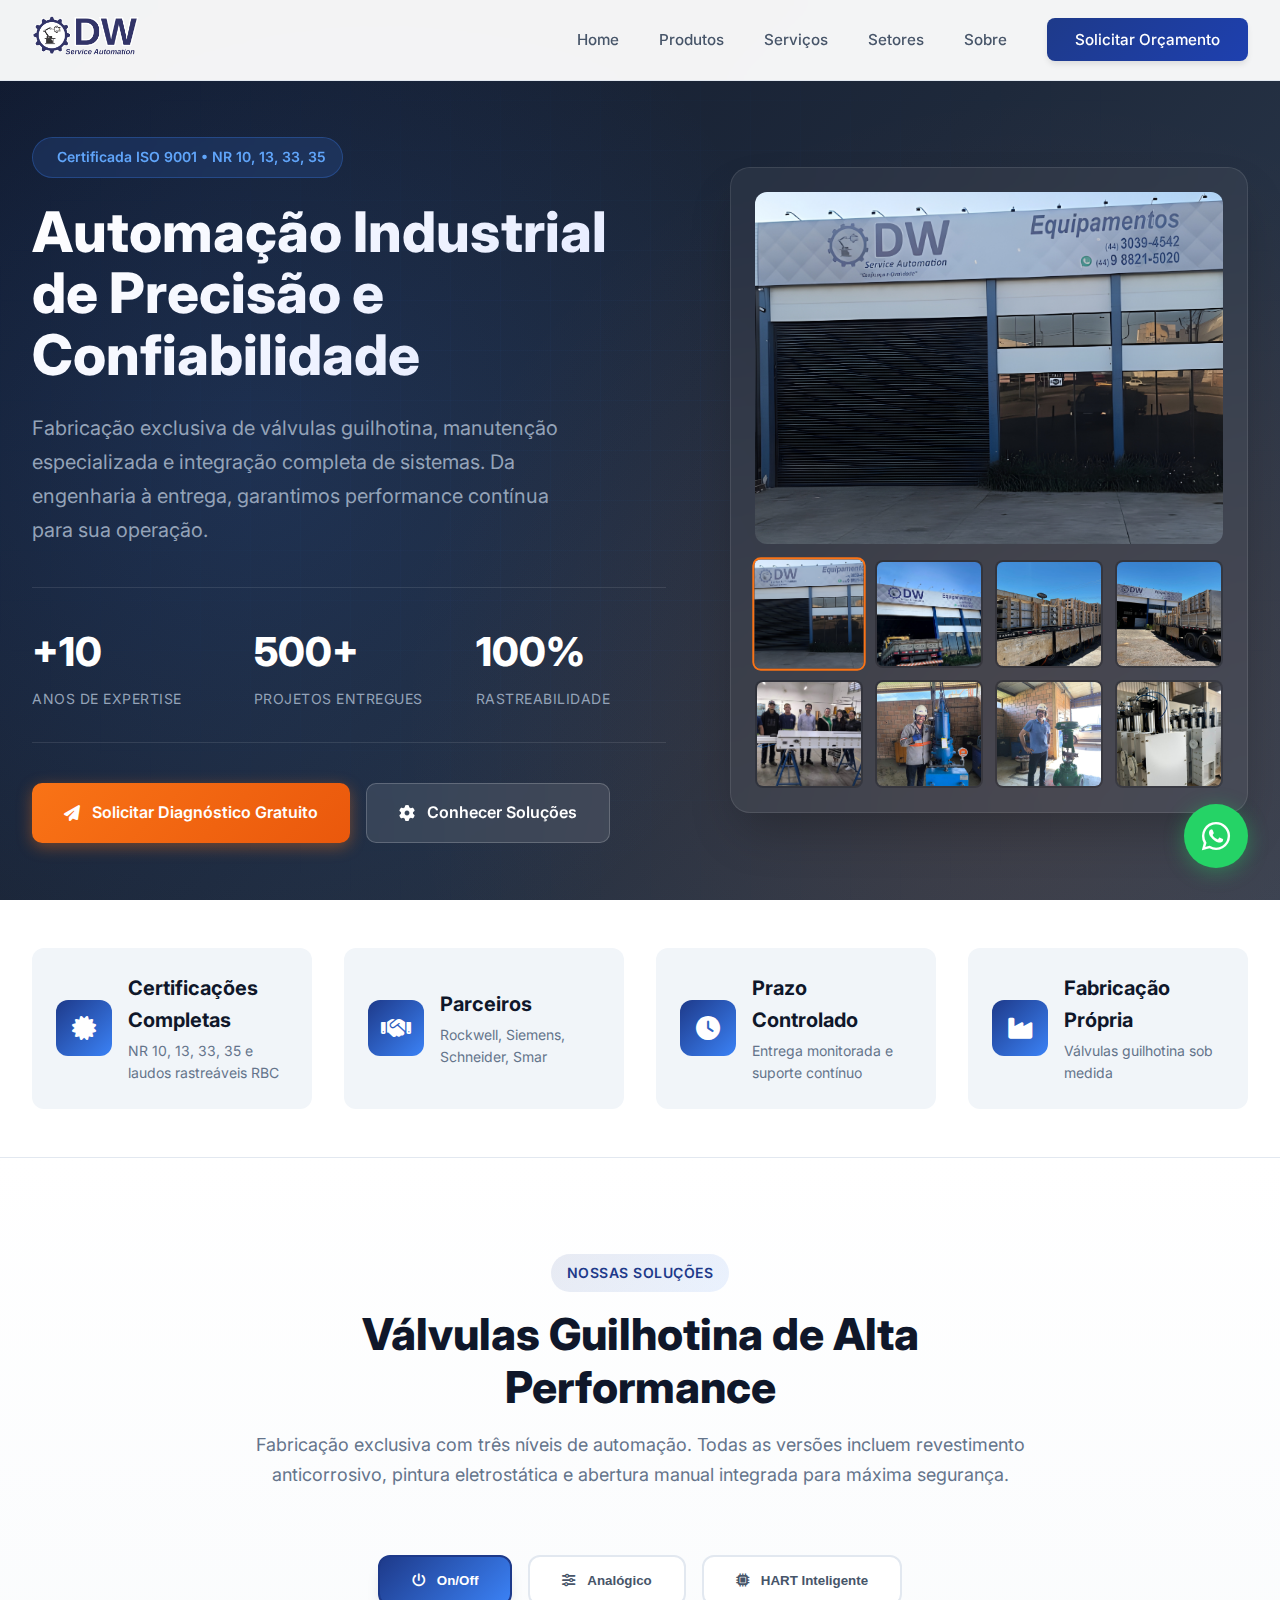
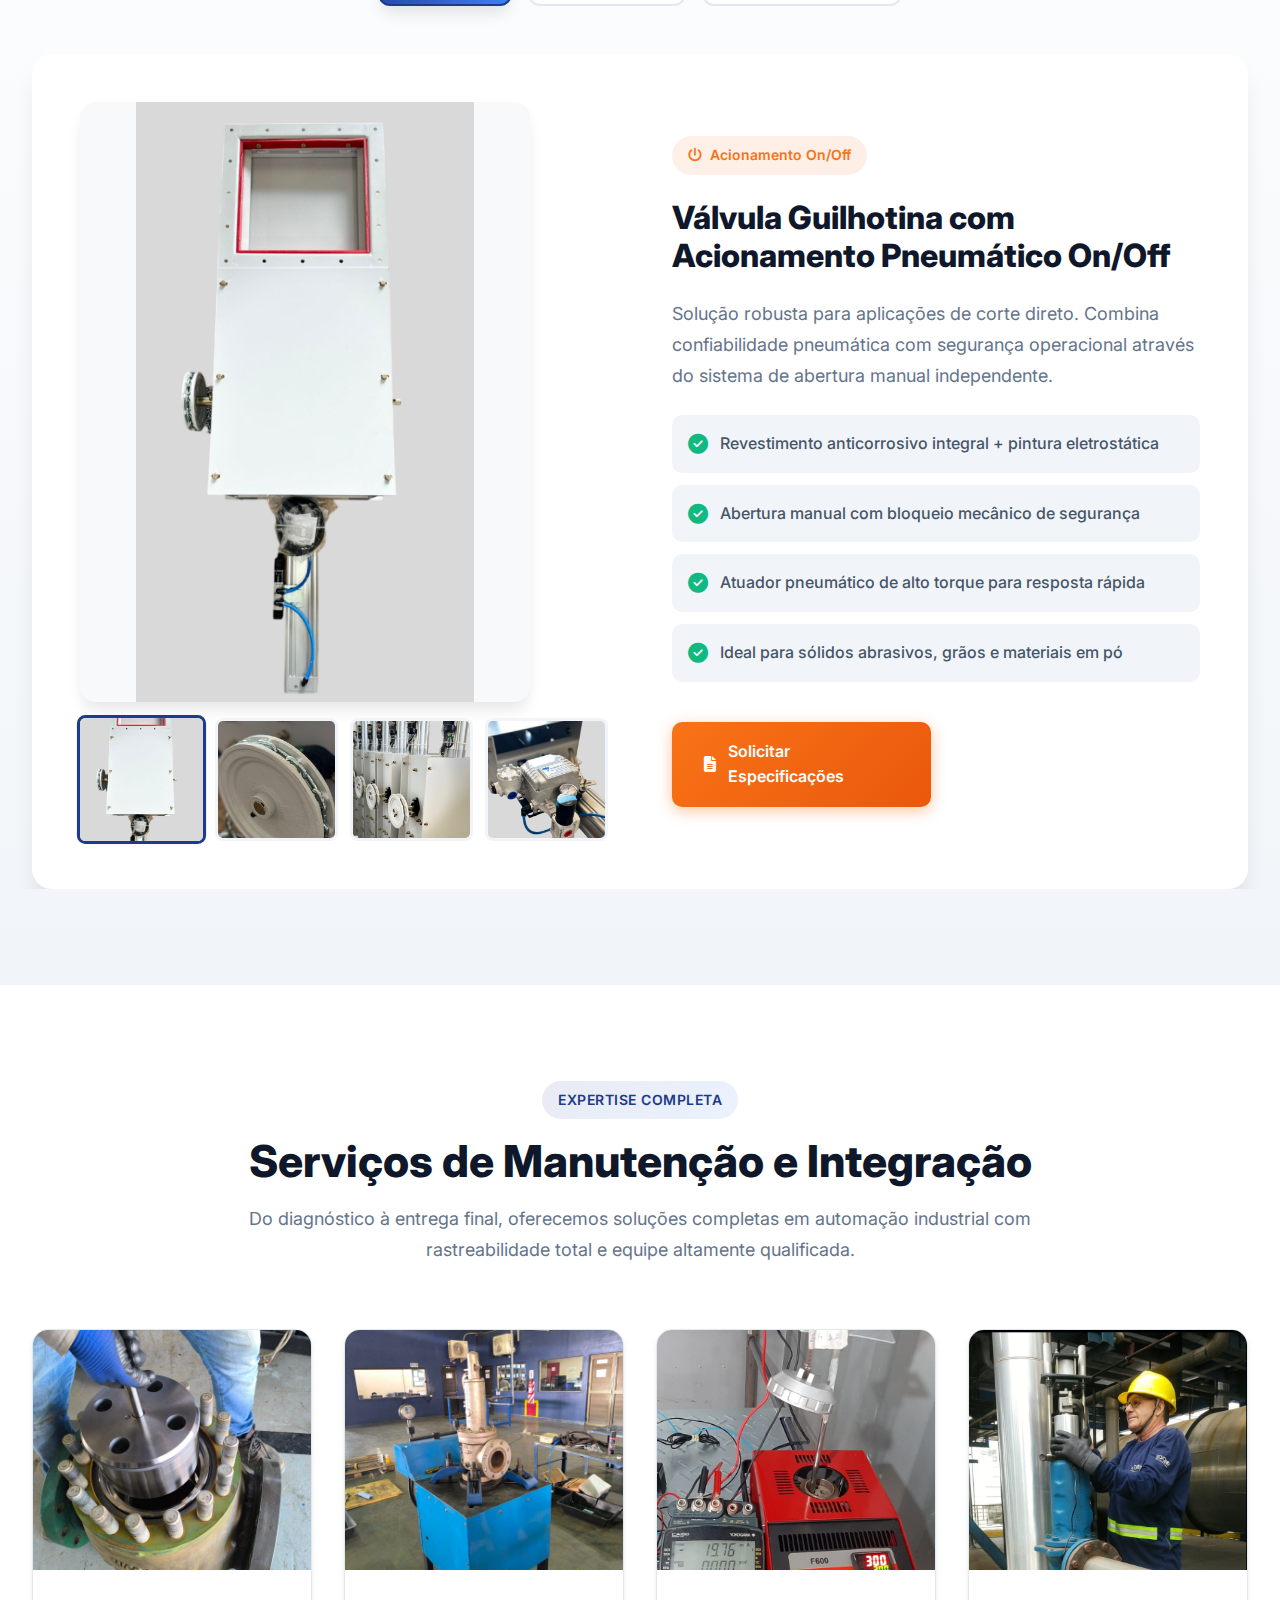
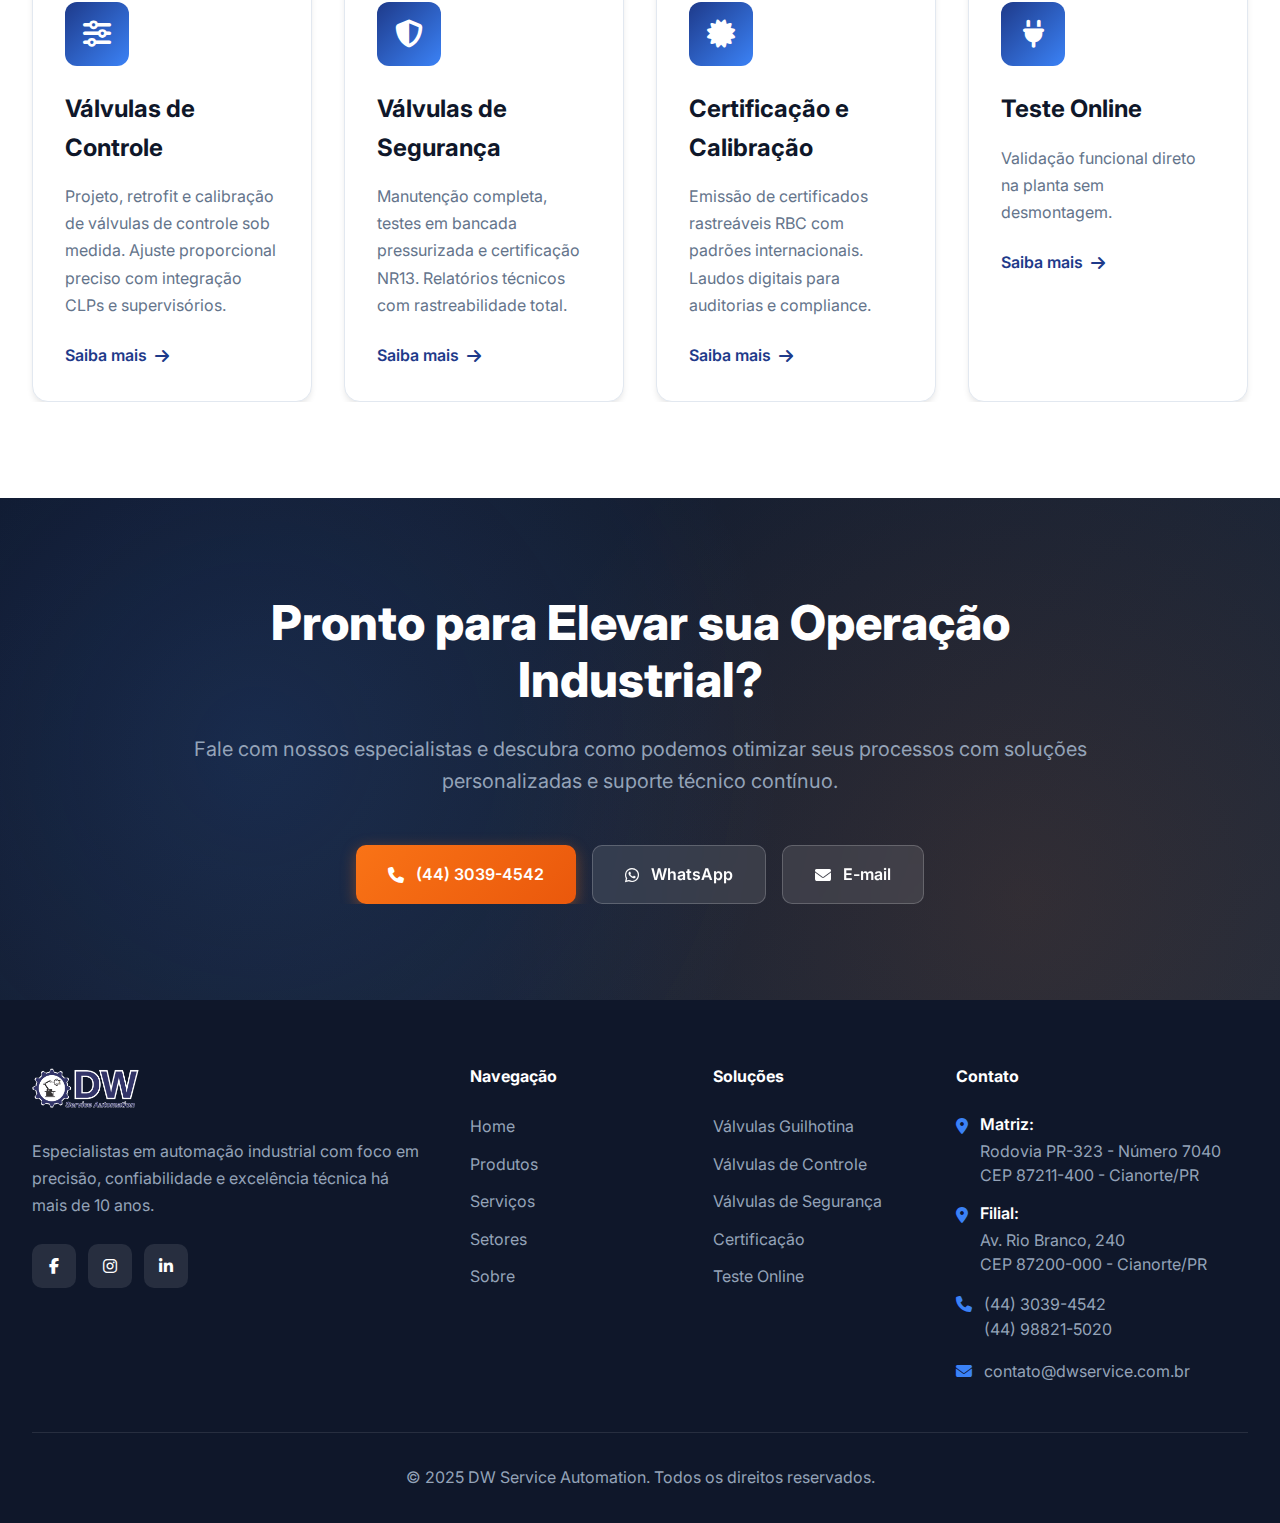
<file: index.html>
<!DOCTYPE html>
<html lang="pt-BR">
<head>
    <meta charset="UTF-8">
    <meta name="viewport" content="width=device-width, initial-scale=1.0">
    <title>DW Service Automation - Automação Industrial de Excelência</title>
    <link rel="preconnect" href="https://fonts.googleapis.com">
    <link rel="preconnect" href="https://fonts.gstatic.com" crossorigin>
    <link href="https://fonts.googleapis.com/css2?family=Inter:wght@300;400;500;600;700;800&display=swap" rel="stylesheet">
    <link rel="stylesheet" href="https://cdnjs.cloudflare.com/ajax/libs/font-awesome/6.4.0/css/all.min.css">
    <style>
        :root {
            --primary: #1e3a8a;
            --primary-light: #3b82f6;
            --primary-dark: #1e40af;
            --secondary: #f97316;
            --dark: #0f172a;
            --gray-900: #1e293b;
            --gray-800: #334155;
            --gray-700: #475569;
            --gray-600: #64748b;
            --gray-400: #94a3b8;
            --gray-200: #e2e8f0;
            --gray-100: #f1f5f9;
            --white: #ffffff;
            --success: #10b981;
            --warning: #f59e0b;
            
            --shadow-sm: 0 1px 2px 0 rgb(0 0 0 / 0.05);
            --shadow: 0 4px 6px -1px rgb(0 0 0 / 0.1);
            --shadow-lg: 0 10px 15px -3px rgb(0 0 0 / 0.1);
            --shadow-xl: 0 20px 25px -5px rgb(0 0 0 / 0.1);
            --shadow-2xl: 0 25px 50px -12px rgb(0 0 0 / 0.25);
            
            --transition: all 0.3s cubic-bezier(0.4, 0, 0.2, 1);
        }

        * {
            margin: 0;
            padding: 0;
            box-sizing: border-box;
        }

        body {
            font-family: 'Inter', -apple-system, BlinkMacSystemFont, sans-serif;
            color: var(--gray-900);
            line-height: 1.6;
            overflow-x: hidden;
            background: var(--white);
        }

        /* Header Premium */
        .header {
            position: fixed;
            top: 0;
            left: 0;
            right: 0;
            background: rgba(255, 255, 255, 0.95);
            backdrop-filter: blur(12px);
            border-bottom: 1px solid var(--gray-200);
            z-index: 1000;
            transition: var(--transition);
        }

        .header.scrolled {
            box-shadow: var(--shadow-lg);
        }

        .nav {
            max-width: 1400px;
            margin: 0 auto;
            padding: 0 2rem;
            display: flex;
            align-items: center;
            justify-content: space-between;
            height: 80px;
        }

        .logo img {
            height: 50px;
        }

        .nav-links {
            display: flex;
            gap: 2.5rem;
            align-items: center;
            list-style: none;
        }

        .nav-links a {
            text-decoration: none;
            color: var(--gray-700);
            font-weight: 500;
            font-size: 0.95rem;
            transition: var(--transition);
            position: relative;
        }

        .nav-links a::after {
            content: '';
            position: absolute;
            bottom: -4px;
            left: 0;
            width: 0;
            height: 2px;
            background: var(--primary);
            transition: width 0.3s ease;
        }

        .nav-links a:hover {
            color: var(--primary);
        }

        .nav-links a:hover::after {
            width: 100%;
        }

        .nav-cta {
            background: linear-gradient(135deg, var(--primary) 0%, var(--primary-dark) 100%);
            color: var(--white) !important;
            padding: 0.75rem 1.75rem;
            border-radius: 8px;
            font-weight: 600;
            box-shadow: var(--shadow);
        }

        .nav-cta:hover {
            transform: translateY(-2px);
            box-shadow: var(--shadow-lg);
        }

        .nav-cta::after {
            display: none;
        }

        .menu-toggle {
            display: none;
            background: none;
            border: none;
            font-size: 1.5rem;
            color: var(--dark);
            cursor: pointer;
            width: 44px;
            height: 44px;
            align-items: center;
            justify-content: center;
            border-radius: 8px;
            transition: all 0.3s ease;
            z-index: 1002;
            position: relative;
        }

        .menu-toggle:hover {
            background: var(--gray-100);
        }

        .menu-toggle:active {
            transform: scale(0.95);
        }

        /* Overlay (Fundo Escuro) */
        .nav-overlay {
            display: none;
            position: fixed;
            top: 0;
            left: 0;
            right: 0;
            bottom: 0;
            background: rgba(0, 0, 0, 0.5);
            z-index: 998;
            opacity: 0;
            transition: opacity 0.3s ease;
        }

        .nav-overlay.active {
            display: block;
            opacity: 1;
        }

        /* Hero Premium com Video Background Concept */
        .hero {
            position: relative;
            min-height: 100vh;
            display: flex;
            align-items: center;
            padding-top: 80px;
            background: linear-gradient(135deg, #0f172a 0%, #1e293b 50%, #334155 100%);
            overflow: hidden;
        }

        .hero::before {
            content: '';
            position: absolute;
            top: 0;
            left: 0;
            right: 0;
            bottom: 0;
            background: 
                radial-gradient(circle at 20% 50%, rgba(59, 130, 246, 0.15) 0%, transparent 50%),
                radial-gradient(circle at 80% 80%, rgba(249, 115, 22, 0.1) 0%, transparent 50%);
            pointer-events: none;
        }

        .hero-grid {
            position: absolute;
            inset: 0;
            background-image: 
                linear-gradient(rgba(59, 130, 246, 0.03) 1px, transparent 1px),
                linear-gradient(90deg, rgba(59, 130, 246, 0.03) 1px, transparent 1px);
            background-size: 50px 50px;
            mask-image: radial-gradient(ellipse at center, black 20%, transparent 80%);
        }

        .hero-container {
            max-width: 1400px;
            margin: 0 auto;
            padding: 0 2rem;
            display: grid;
            grid-template-columns: 1.1fr 0.9fr;
            gap: 4rem;
            align-items: center;
            position: relative;
            z-index: 1;
        }

        .hero-content {
            color: var(--white);
        }

        .hero-badge {
            display: inline-flex;
            align-items: center;
            gap: 0.5rem;
            background: rgba(59, 130, 246, 0.15);
            backdrop-filter: blur(10px);
            border: 1px solid rgba(59, 130, 246, 0.3);
            padding: 0.5rem 1rem;
            border-radius: 50px;
            font-size: 0.875rem;
            font-weight: 600;
            color: #60a5fa;
            margin-bottom: 1.5rem;
        }

        .hero-badge i {
            color: #34d399;
        }

        .hero-title {
            font-size: 3.5rem;
            font-weight: 800;
            line-height: 1.1;
            margin-bottom: 1.5rem;
            background: linear-gradient(135deg, #ffffff 0%, #e0e7ff 100%);
            -webkit-background-clip: text;
            -webkit-text-fill-color: transparent;
            background-clip: text;
        }

        .hero-subtitle {
            font-size: 1.25rem;
            color: var(--gray-400);
            margin-bottom: 2rem;
            line-height: 1.7;
            max-width: 560px;
        }

        .hero-stats {
            display: grid;
            grid-template-columns: repeat(3, 1fr);
            gap: 2rem;
            margin: 2.5rem 0;
            padding: 2rem 0;
            border-top: 1px solid rgba(255, 255, 255, 0.1);
            border-bottom: 1px solid rgba(255, 255, 255, 0.1);
        }

        .stat-item {
            text-align: left;
        }

        .stat-number {
            font-size: 2.5rem;
            font-weight: 800;
            color: var(--white);
            margin-bottom: 0.25rem;
        }

        .stat-label {
            font-size: 0.875rem;
            color: var(--gray-400);
            text-transform: uppercase;
            letter-spacing: 0.5px;
        }

        .hero-buttons {
            display: flex;
            gap: 1rem;
            flex-wrap: wrap;
        }

        .btn {
            display: inline-flex;
            align-items: center;
            gap: 0.75rem;
            padding: 1rem 2rem;
            border-radius: 10px;
            font-weight: 600;
            font-size: 1rem;
            text-decoration: none;
            transition: var(--transition);
            border: none;
            cursor: pointer;
        }

        .btn-primary {
            background: linear-gradient(135deg, var(--secondary) 0%, #ea580c 100%);
            color: var(--white);
            box-shadow: 0 4px 15px rgba(249, 115, 22, 0.4);
        }

        .btn-primary:hover {
            transform: translateY(-3px);
            box-shadow: 0 8px 25px rgba(249, 115, 22, 0.5);
        }

        .btn-secondary {
            background: rgba(255, 255, 255, 0.1);
            backdrop-filter: blur(10px);
            border: 1px solid rgba(255, 255, 255, 0.2);
            color: var(--white);
        }

        .btn-secondary:hover {
            background: rgba(255, 255, 255, 0.15);
            border-color: rgba(255, 255, 255, 0.3);
        }

        /* Hero Visual Premium */
        .hero-visual {
            position: relative;
        }

        .hero-card {
            background: rgba(255, 255, 255, 0.05);
            backdrop-filter: blur(20px);
            border: 1px solid rgba(255, 255, 255, 0.1);
            border-radius: 20px;
            padding: 1.5rem;
            box-shadow: var(--shadow-2xl);
        }

        .hero-image {
            border-radius: 12px;
            overflow: hidden;
            margin-bottom: 1rem;
            aspect-ratio: 4/3;
            background: rgba(0, 0, 0, 0.2);
        }

        .hero-image img {
            width: 100%;
            height: 100%;
            object-fit: cover;
            transition: transform 0.5s ease;
        }

        .hero-card:hover .hero-image img {
            transform: scale(1.05);
        }

        .hero-thumbnails {
            display: grid;
            grid-template-columns: repeat(4, 1fr);
            gap: 0.75rem;
        }

        .hero-thumb {
            aspect-ratio: 1;
            border-radius: 8px;
            overflow: hidden;
            cursor: pointer;
            border: 2px solid transparent;
            transition: var(--transition);
            background: rgba(0, 0, 0, 0.2);
        }

        .hero-thumb img {
            width: 100%;
            height: 100%;
            object-fit: cover;
        }

        .hero-thumb:hover,
        .hero-thumb.active {
            border-color: var(--secondary);
            transform: scale(1.05);
        }

        /* Trust Bar */
        .trust-bar {
            background: var(--white);
            padding: 3rem 0;
            border-bottom: 1px solid var(--gray-200);
        }

        .trust-container {
            max-width: 1400px;
            margin: 0 auto;
            padding: 0 2rem;
        }

        .trust-grid {
            display: grid;
            grid-template-columns: repeat(auto-fit, minmax(250px, 1fr));
            gap: 2rem;
        }

        .trust-item {
            display: flex;
            align-items: center;
            gap: 1rem;
            padding: 1.5rem;
            background: var(--gray-100);
            border-radius: 12px;
            transition: var(--transition);
        }

        .trust-item:hover {
            transform: translateY(-5px);
            box-shadow: var(--shadow-lg);
        }

        .trust-icon {
            width: 56px;
            height: 56px;
            display: flex;
            align-items: center;
            justify-content: center;
            background: linear-gradient(135deg, var(--primary) 0%, var(--primary-light) 100%);
            border-radius: 12px;
            color: var(--white);
            font-size: 1.5rem;
            flex-shrink: 0;
        }

        .trust-content h3 {
            font-size: 1.25rem;
            font-weight: 700;
            color: var(--dark);
            margin-bottom: 0.25rem;
        }

        .trust-content p {
            font-size: 0.875rem;
            color: var(--gray-600);
        }

        /* Section Base */
        .section {
            padding: 6rem 0;
        }

        .section-header {
            text-align: center;
            max-width: 800px;
            margin: 0 auto 4rem;
        }

        .section-badge {
            display: inline-block;
            background: linear-gradient(135deg, rgba(30, 58, 138, 0.1) 0%, rgba(59, 130, 246, 0.1) 100%);
            color: var(--primary);
            padding: 0.5rem 1rem;
            border-radius: 50px;
            font-size: 0.875rem;
            font-weight: 600;
            text-transform: uppercase;
            letter-spacing: 0.5px;
            margin-bottom: 1rem;
        }

        .section-title {
            font-size: 2.75rem;
            font-weight: 800;
            color: var(--dark);
            margin-bottom: 1rem;
            line-height: 1.2;
        }

        .section-description {
            font-size: 1.125rem;
            color: var(--gray-600);
            line-height: 1.7;
        }

        .container {
            max-width: 1400px;
            margin: 0 auto;
            padding: 0 2rem;
            overflow-x: hidden;
        }

        /* Produtos em Tabs Modernas */
        .products-section {
            background: linear-gradient(180deg, var(--white) 0%, var(--gray-100) 100%);
        }

        .product-tabs {
            display: flex;
            gap: 1rem;
            justify-content: center;
            margin-bottom: 3rem;
            flex-wrap: wrap;
        }

        .tab-btn {
            padding: 1rem 2rem;
            background: var(--white);
            border: 2px solid var(--gray-200);
            border-radius: 12px;
            font-weight: 600;
            color: var(--gray-700);
            cursor: pointer;
            transition: var(--transition);
            display: flex;
            align-items: center;
            gap: 0.75rem;
        }

        .tab-btn:hover {
            border-color: var(--primary);
            color: var(--primary);
        }

        .tab-btn.active {
            background: linear-gradient(135deg, var(--primary) 0%, var(--primary-light) 100%);
            border-color: var(--primary);
            color: var(--white);
            box-shadow: var(--shadow-lg);
        }

        .product-content {
            display: none;
            animation: fadeIn 0.5s ease;
        }

        .product-content.active {
            display: block;
        }

        @keyframes fadeIn {
            from {
                opacity: 0;
                transform: translateY(20px);
            }
            to {
                opacity: 1;
                transform: translateY(0);
            }
        }

        .product-showcase {
            display: grid;
            grid-template-columns: 1fr 1fr;
            gap: 4rem;
            align-items: center;
            background: var(--white);
            padding: 3rem;
            border-radius: 20px;
            box-shadow: var(--shadow-xl);
        }

        .product-gallery {
            position: relative;
        }

        .main-image {
            border-radius: 16px;
            overflow: hidden;
            margin-bottom: 1rem;
            box-shadow: var(--shadow-lg);
            aspect-ratio: 3/4;
            background: var(--gray-100);
            max-height: 600px;
        }

        .main-image img {
            width: 100%;
            height: 100%;
            object-fit: contain;
            background: #f8f9fa;
        }

        .gallery-thumbs {
            display: grid;
            grid-template-columns: repeat(auto-fill, minmax(100px, 1fr));
            gap: 0.75rem;
        }
        
        .gallery-thumbs::-webkit-scrollbar {
            height: 4px;
        }
        
        .gallery-thumbs::-webkit-scrollbar-track {
            background: var(--gray-100);
            border-radius: 2px;
        }
        
        .gallery-thumbs::-webkit-scrollbar-thumb {
            background: var(--primary);
            border-radius: 2px;
        }

        .gallery-thumb {
            aspect-ratio: 1;
            border-radius: 8px;
            overflow: hidden;
            cursor: pointer;
            border: 3px solid transparent;
            transition: var(--transition);
            background: var(--gray-100);
        }

        .gallery-thumb img {
            width: 100%;
            height: 100%;
            object-fit: cover;
        }

        .gallery-thumb:hover,
        .gallery-thumb.active {
            border-color: var(--primary);
            transform: scale(1.05);
        }

        .product-info {
            display: flex;
            flex-direction: column;
            gap: 1.5rem;
        }

        .product-badge {
            display: inline-flex;
            align-items: center;
            gap: 0.5rem;
            background: linear-gradient(135deg, rgba(249, 115, 22, 0.1) 0%, rgba(234, 88, 12, 0.1) 100%);
            color: var(--secondary);
            padding: 0.5rem 1rem;
            border-radius: 50px;
            font-size: 0.875rem;
            font-weight: 600;
            width: fit-content;
        }

        .product-title {
            font-size: 2rem;
            font-weight: 800;
            color: var(--dark);
            line-height: 1.2;
        }

        .product-description {
            font-size: 1.125rem;
            color: var(--gray-600);
            line-height: 1.7;
        }

        .product-features {
            list-style: none;
            display: grid;
            gap: 0.75rem;
        }

        .product-features li {
            display: flex;
            align-items: center;
            gap: 0.75rem;
            padding: 1rem;
            background: var(--gray-100);
            border-radius: 10px;
            font-weight: 500;
            color: var(--gray-700);
        }

        .product-features i {
            color: var(--success);
            font-size: 1.25rem;
        }

        .product-actions {
            display: flex;
            gap: 1rem;
            padding-top: 1rem;
        }

        /* Services Grid Premium */
        .services-grid {
            display: grid;
            grid-template-columns: repeat(4, 1fr);
            gap: 2rem;
        }

        .service-card {
            background: var(--white);
            border-radius: 16px;
            overflow: hidden;
            box-shadow: var(--shadow);
            transition: var(--transition);
            border: 1px solid var(--gray-200);
        }

        .service-card:hover {
            transform: translateY(-10px);
            box-shadow: var(--shadow-2xl);
            border-color: var(--primary);
        }

        .service-image {
            height: 240px;
            overflow: hidden;
            background: var(--gray-100);
        }

        .service-image img {
            width: 100%;
            height: 100%;
            object-fit: cover;
            object-position: center;
            transition: transform 0.5s ease;
        }

        .service-image img.service-image--teste-online {
            object-position: top !important;
        }

        .service-card:hover .service-image img {
            transform: scale(1.1);
        }

        .service-content {
            padding: 2rem;
        }

        .service-icon {
            width: 64px;
            height: 64px;
            display: flex;
            align-items: center;
            justify-content: center;
            background: linear-gradient(135deg, var(--primary) 0%, var(--primary-light) 100%);
            border-radius: 12px;
            color: var(--white);
            font-size: 1.75rem;
            margin-bottom: 1.5rem;
        }

        .service-title {
            font-size: 1.5rem;
            font-weight: 700;
            color: var(--dark);
            margin-bottom: 1rem;
        }

        .service-description {
            color: var(--gray-600);
            line-height: 1.7;
            margin-bottom: 1.5rem;
        }

        .service-link {
            display: inline-flex;
            align-items: center;
            gap: 0.5rem;
            color: var(--primary);
            font-weight: 600;
            text-decoration: none;
            transition: var(--transition);
        }

        .service-link:hover {
            gap: 1rem;
        }

        /* CTA Premium */
        .cta-section {
            background: linear-gradient(135deg, var(--dark) 0%, var(--gray-900) 100%);
            color: var(--white);
            position: relative;
            overflow: hidden;
        }

        .cta-section::before {
            content: '';
            position: absolute;
            top: 0;
            left: 0;
            right: 0;
            bottom: 0;
            background: 
                radial-gradient(circle at 20% 50%, rgba(59, 130, 246, 0.15) 0%, transparent 50%),
                radial-gradient(circle at 80% 80%, rgba(249, 115, 22, 0.1) 0%, transparent 50%);
        }

        .cta-container {
            position: relative;
            z-index: 1;
            text-align: center;
            max-width: 900px;
            margin: 0 auto;
        }

        .cta-title {
            font-size: 3rem;
            font-weight: 800;
            margin-bottom: 1.5rem;
            line-height: 1.2;
        }

        .cta-description {
            font-size: 1.25rem;
            color: var(--gray-400);
            margin-bottom: 3rem;
        }

        .cta-buttons {
            display: flex;
            gap: 1rem;
            justify-content: center;
            flex-wrap: wrap;
        }

        /* Footer Premium */
        .footer {
            background: var(--dark);
            color: var(--gray-400);
            padding: 4rem 0 2rem;
        }

        .footer-grid {
            display: grid;
            grid-template-columns: 2fr 1fr 1fr 1.5fr;
            gap: 3rem;
            margin-bottom: 3rem;
        }

        .footer-brand img {
            height: 50px;
            margin-bottom: 1rem;
        }

        .footer-description {
            line-height: 1.7;
            margin-bottom: 1.5rem;
        }

        .social-links {
            display: flex;
            gap: 0.75rem;
        }

        .social-link {
            width: 44px;
            height: 44px;
            display: flex;
            align-items: center;
            justify-content: center;
            background: rgba(255, 255, 255, 0.1);
            border-radius: 10px;
            color: var(--white);
            transition: var(--transition);
            text-decoration: none;
        }

        .social-link:hover {
            background: var(--primary);
            transform: translateY(-3px);
        }

        .footer-title {
            color: var(--white);
            font-weight: 700;
            margin-bottom: 1.5rem;
        }

        .footer-links {
            list-style: none;
            display: flex;
            flex-direction: column;
            gap: 0.75rem;
        }

        .footer-links a {
            color: var(--gray-400);
            text-decoration: none;
            transition: var(--transition);
        }

        .footer-links a:hover {
            color: var(--white);
            padding-left: 0.5rem;
        }

        .footer-contact {
            list-style: none;
            display: flex;
            flex-direction: column;
            gap: 1rem;
        }

        .footer-contact li {
            display: flex;
            gap: 0.75rem;
            align-items: flex-start;
        }

        .footer-contact li div {
            display: flex;
            flex-direction: column;
            gap: 0;
        }
        
        .footer-contact li div strong {
            line-height: 1.3;
            margin-bottom: 0.25rem;
        }
        
        .footer-contact li div span {
            line-height: 1.5;
        }

        .footer-contact li strong {
            color: var(--white);
            font-weight: 600;
        }

        .footer-contact i {
            color: var(--primary-light);
            margin-top: 0.25rem;
        }

        .footer-bottom {
            padding-top: 2rem;
            border-top: 1px solid rgba(255, 255, 255, 0.1);
            text-align: center;
        }

        /* WhatsApp Float */
        .whatsapp-float {
            position: fixed;
            bottom: 2rem;
            right: 2rem;
            width: 64px;
            height: 64px;
            background: #25d366;
            border-radius: 50%;
            display: flex;
            align-items: center;
            justify-content: center;
            color: var(--white);
            font-size: 2rem;
            box-shadow: 0 4px 20px rgba(37, 211, 102, 0.4);
            z-index: 999;
            text-decoration: none;
            transition: var(--transition);
            animation: pulse 2s infinite;
        }

        .whatsapp-float:hover {
            transform: scale(1.1);
        }

        @keyframes pulse {
            0%, 100% {
                box-shadow: 0 4px 20px rgba(37, 211, 102, 0.4);
            }
            50% {
                box-shadow: 0 4px 30px rgba(37, 211, 102, 0.6);
            }
        }

        /* Responsive */
        @media (max-width: 1024px) {
            .hero-container,
            .product-showcase {
                grid-template-columns: 1fr;
                gap: 3rem;
            }

            .hero-visual {
                order: -1;
            }

            .services-grid {
                grid-template-columns: repeat(2, 1fr);
            }

            .footer-grid {
                grid-template-columns: repeat(2, 1fr);
            }
        }

        @media (max-width: 768px) {
            html, body {
                overflow-x: hidden;
                width: 100%;
                max-width: 100vw;
            }
            
            .section {
                overflow-x: hidden;
                width: 100%;
                max-width: 100%;
            }
            
            .container {
                padding: 0 1rem !important;
                width: 100% !important;
                max-width: 100% !important;
                box-sizing: border-box !important;
                margin: 0 auto !important;
                overflow-x: hidden !important;
            }
            
            .nav-links {
                position: fixed;
                top: 0;
                right: -100%;
                width: 80%;
                max-width: 320px;
                height: 100vh;
                background: var(--white);
                flex-direction: column;
                padding: 6rem 2rem 2rem;
                box-shadow: -4px 0 20px rgba(0, 0, 0, 0.15);
                transition: right 0.4s cubic-bezier(0.4, 0, 0.2, 1);
                align-items: flex-start;
                gap: 0;
                z-index: 999;
                overflow-y: auto;
            }

            .nav-links.active {
                right: 0;
            }
            
            .nav-links li {
                width: 100%;
                border-bottom: 1px solid var(--gray-200);
            }
            
            .nav-links li:last-child {
                border-bottom: none;
                margin-top: 1rem;
            }
            
            .nav-links a {
                display: block;
                width: 100%;
                padding: 1rem 0;
                font-size: 1rem;
                color: var(--gray-700);
            }
            
            .nav-links a::after {
                display: none;
            }
            
            .nav-links a:hover {
                color: var(--primary);
                padding-left: 0.5rem;
            }
            
            .nav-cta {
                width: 100%;
                text-align: center;
                margin-top: 0.5rem;
                padding: 1rem !important;
            }

            .menu-toggle {
                display: flex !important;
                z-index: 1000;
            }

            .hero-title {
                font-size: 2.5rem;
            }

            .hero-stats {
                grid-template-columns: 1fr;
                gap: 1rem;
            }

            .section-title {
                font-size: 2rem;
                line-height: 1.2;
            }

            .cta-title {
                font-size: 2rem;
                line-height: 1.2;
            }
            
            .product-title {
                font-size: 1.75rem;
                line-height: 1.3;
            }
            
            .service-title {
                font-size: 1.5rem;
                line-height: 1.3;
            }

            .product-tabs {
                flex-direction: column !important;
                width: 100% !important;
                max-width: 100% !important;
                gap: 0.75rem !important;
                margin-bottom: 2rem !important;
                padding: 0 !important;
                box-sizing: border-box !important;
            }
            
            .product-tabs .tab-btn {
                width: 100% !important;
                max-width: 100% !important;
                padding: 0.875rem 1.5rem !important;
                font-size: 0.9rem !important;
                box-sizing: border-box !important;
                justify-content: center !important;
            }
            
            .section-header {
                width: 100% !important;
                max-width: 100% !important;
                padding: 0 !important;
                margin: 0 auto 2rem auto !important;
                box-sizing: border-box !important;
            }
            
            .section-header * {
                max-width: 100% !important;
                word-wrap: break-word !important;
                overflow-wrap: break-word !important;
            }

            .products-section {
                overflow-x: hidden !important;
                width: 100% !important;
                max-width: 100vw !important;
                box-sizing: border-box !important;
                padding: 3rem 0 !important;
                margin: 0 !important;
            }
            
            .product-content {
                overflow-x: hidden !important;
                width: 100% !important;
                max-width: 100% !important;
                box-sizing: border-box !important;
                margin: 0 !important;
                padding: 0 !important;
            }
            
            .product-showcase {
                grid-template-columns: 1fr !important;
                padding: 1rem !important;
                overflow-x: hidden !important;
                width: 100% !important;
                max-width: 100% !important;
                box-sizing: border-box !important;
                margin: 0 !important;
                gap: 1.5rem !important;
            }
            
            .product-gallery {
                overflow-x: hidden !important;
                width: 100% !important;
                max-width: 100% !important;
                box-sizing: border-box !important;
                margin: 0 !important;
                padding: 0 !important;
            }
            
            .main-image {
                width: 100% !important;
                max-width: 100% !important;
                box-sizing: border-box !important;
                aspect-ratio: auto !important;
                height: auto !important;
                max-height: 400px !important;
                margin: 0 0 1rem 0 !important;
                padding: 0 !important;
                border-radius: 12px !important;
                overflow: hidden !important;
            }
            
            .main-image img {
                width: 100% !important;
                height: auto !important;
                max-width: 100% !important;
                object-fit: contain !important;
                display: block !important;
            }
            
            .gallery-thumbs {
                display: grid !important;
                grid-template-columns: repeat(4, 1fr) !important;
                gap: 0.5rem !important;
                width: 100% !important;
                max-width: 100% !important;
                box-sizing: border-box !important;
                margin: 0 !important;
                padding: 0 !important;
            }
            
            .gallery-thumb {
                aspect-ratio: 1 !important;
                width: 100% !important;
                min-width: 0 !important;
                max-width: 100% !important;
                box-sizing: border-box !important;
            }
            
            .gallery-thumb img {
                width: 100% !important;
                height: 100% !important;
                object-fit: cover !important;
                display: block !important;
            }
            
            .gallery-thumb:hover,
            .gallery-thumb.active {
                transform: none !important;
            }
            
            .product-info {
                width: 100% !important;
                max-width: 100% !important;
                box-sizing: border-box !important;
                padding: 0 !important;
                margin: 0 !important;
                overflow-x: hidden !important;
            }
            
            .product-info * {
                max-width: 100% !important;
                word-wrap: break-word !important;
                overflow-wrap: break-word !important;
                box-sizing: border-box !important;
            }
            
            .product-title {
                font-size: 1.5rem !important;
                line-height: 1.3 !important;
                word-wrap: break-word !important;
                overflow-wrap: break-word !important;
                hyphens: auto !important;
                width: 100% !important;
                max-width: 100% !important;
                margin: 0 0 0.75rem 0 !important;
            }
            
            .product-description {
                font-size: 1rem !important;
                line-height: 1.6 !important;
                word-wrap: break-word !important;
                overflow-wrap: break-word !important;
                width: 100% !important;
                max-width: 100% !important;
                margin: 0 0 1rem 0 !important;
            }
            
            .product-features {
                width: 100% !important;
                max-width: 100% !important;
                margin: 0 !important;
                padding: 0 !important;
                list-style: none !important;
            }
            
            .product-features li {
                width: 100% !important;
                max-width: 100% !important;
                word-wrap: break-word !important;
                overflow-wrap: break-word !important;
                padding: 0.75rem !important;
                box-sizing: border-box !important;
                font-size: 0.9rem !important;
                gap: 0.5rem !important;
            }
            
            .product-features i {
                flex-shrink: 0 !important;
                font-size: 1rem !important;
            }
            
            .product-badge {
                max-width: 100% !important;
                word-wrap: break-word !important;
                overflow-wrap: break-word !important;
                box-sizing: border-box !important;
                font-size: 0.8rem !important;
                padding: 0.5rem 0.75rem !important;
                display: inline-flex !important;
                width: auto !important;
            }
            
            .product-actions {
                width: 100% !important;
                max-width: 100% !important;
                flex-direction: column !important;
                gap: 1rem !important;
                padding-top: 1rem !important;
                margin: 0 !important;
                box-sizing: border-box !important;
                overflow-x: hidden !important;
            }
            
            .product-actions .btn {
                width: 100% !important;
                max-width: 100% !important;
                box-sizing: border-box !important;
                padding: 0.875rem 1.5rem !important;
                font-size: 0.9rem !important;
                white-space: normal !important;
                word-wrap: break-word !important;
            }
            
            .product-buttons {
                width: 100% !important;
                max-width: 100% !important;
                flex-direction: column !important;
                gap: 1rem !important;
                box-sizing: border-box !important;
            }
            
            .product-buttons .btn {
                width: 100% !important;
                max-width: 100% !important;
                box-sizing: border-box !important;
            }
            
            .hero-buttons {
                flex-direction: column;
                gap: 1rem;
            }
            
            .hero-buttons .btn {
                width: 100%;
            }
            
            .cta-buttons {
                flex-direction: column;
                gap: 1rem;
            }
            
            .cta-buttons .btn {
                width: 100%;
            }

            .services-grid {
                grid-template-columns: 1fr;
            }
            
            .trust-grid {
                grid-template-columns: 1fr;
            }
            
            .hero-thumbnails {
                grid-template-columns: repeat(4, 1fr);
                gap: 0.5rem;
            }
            
            .hero-thumb {
                aspect-ratio: 1;
            }
            
            .hero-thumb img {
                width: 100%;
                height: 100%;
                object-fit: cover;
            }
            
            .service-image {
                width: 100%;
                height: auto;
                aspect-ratio: 16/9;
            }
            
            .service-image img {
                width: 100%;
                height: 100%;
                object-fit: cover;
            }
            
            .hero-image {
                width: 100%;
                height: auto;
            }
            
            .hero-image img {
                width: 100%;
                height: 100%;
                object-fit: cover;
            }
            
            .section {
                padding: 3rem 0;
            }

            .footer-grid {
                grid-template-columns: 1fr;
                gap: 2rem;
            }

            .whatsapp-float {
                width: 56px;
                height: 56px;
                font-size: 1.5rem;
                bottom: 1.5rem;
                right: 1.5rem;
            }
        }
    </style>
</head>
<body>
    <!-- Header -->
    <header class="header" id="header">
        <nav class="nav">
            <a href="index.html" class="logo">
                <img src="res/logo.png" alt="DW Service Automation">
            </a>
            <ul class="nav-links" id="navLinks">
                <li><a href="index.html">Home</a></li>
                <li><a href="index.html#produtos">Produtos</a></li>
                <li><a href="servicos.html">Serviços</a></li>
                <li><a href="setores.html">Setores</a></li>
                <li><a href="sobre.html">Sobre</a></li>
                <li><a href="contato.html" class="nav-cta">Solicitar Orçamento</a></li>
                </ul>
            <button class="menu-toggle" id="menuToggle" aria-label="Menu">
                <i class="fas fa-bars"></i>
            </button>
        </nav>
    </header>

    <!-- Overlay escuro para fechar menu -->
    <div class="nav-overlay" id="navOverlay"></div>

    <!-- Hero Section -->
    <section class="hero" id="home">
        <div class="hero-grid"></div>
        <div class="hero-container">
            <div class="hero-content">
                <div class="hero-badge">
                    <i class="fas fa-shield-check"></i>
                    <span>Certificada ISO 9001 • NR 10, 13, 33, 35</span>
                </div>
                <h1 class="hero-title">Automação Industrial de Precisão e Confiabilidade</h1>
                <p class="hero-subtitle">
                    Fabricação exclusiva de válvulas guilhotina, manutenção especializada e integração completa de sistemas. 
                    Da engenharia à entrega, garantimos performance contínua para sua operação.
                </p>
                
                <div class="hero-stats">
                    <div class="stat-item">
                        <div class="stat-number">+10</div>
                        <div class="stat-label">Anos de Expertise</div>
                    </div>
                    <div class="stat-item">
                        <div class="stat-number">500+</div>
                        <div class="stat-label">Projetos Entregues</div>
                    </div>
                    <div class="stat-item">
                        <div class="stat-number">100%</div>
                        <div class="stat-label">Rastreabilidade</div>
                    </div>
                </div>

                <div class="hero-buttons">
                    <a href="contato.html" class="btn btn-primary">
                        <i class="fas fa-paper-plane"></i>
                        Solicitar Diagnóstico Gratuito
                    </a>
                    <a href="#produtos" class="btn btn-secondary">
                        <i class="fas fa-cog"></i>
                        Conhecer Soluções
                    </a>
                </div>
            </div>

            <div class="hero-visual">
                <div class="hero-card">
                    <div class="hero-image" id="heroMainImage">
                        <img src="res/imagens-destaque/1.jpg" alt="Automação Industrial DW Service">
                </div>
                    <div class="hero-thumbnails">
                        <div class="hero-thumb active" data-image="res/imagens-destaque/1.jpg">
                            <img src="res/imagens-destaque/1.jpg" alt="Imagem 1">
            </div>
                        <div class="hero-thumb" data-image="res/imagens-destaque/2.jpeg">
                            <img src="res/imagens-destaque/2.jpeg" alt="Imagem 2">
        </div>
                        <div class="hero-thumb" data-image="res/imagens-destaque/3.jpeg">
                            <img src="res/imagens-destaque/3.jpeg" alt="Imagem 3">
        </div>
                        <div class="hero-thumb" data-image="res/imagens-destaque/4.jpeg">
                            <img src="res/imagens-destaque/4.jpeg" alt="Imagem 4">
                    </div>
                        <div class="hero-thumb" data-image="res/imagens-destaque/5.jpg">
                            <img src="res/imagens-destaque/5.jpg" alt="Imagem 5">
                    </div>
                        <div class="hero-thumb" data-image="res/imagens-destaque/6.jpeg">
                            <img src="res/imagens-destaque/6.jpeg" alt="Imagem 6">
                </div>
                        <div class="hero-thumb" data-image="res/imagens-destaque/7.jpeg">
                            <img src="res/imagens-destaque/7.jpeg" alt="Imagem 7">
                        </div>
                        <div class="hero-thumb" data-image="res/imagens-destaque/8.jpeg">
                            <img src="res/imagens-destaque/8.jpeg" alt="Imagem 8">
                        </div>
                    </div>
                </div>
            </div>
        </div>
    </section>

    <!-- Trust Bar -->
    <section class="trust-bar">
        <div class="trust-container">
            <div class="trust-grid">
                <div class="trust-item">
                    <div class="trust-icon">
                        <i class="fas fa-certificate"></i>
                    </div>
                    <div class="trust-content">
                        <h3>Certificações Completas</h3>
                        <p>NR 10, 13, 33, 35 e laudos rastreáveis RBC</p>
                    </div>
                </div>
                <div class="trust-item">
                    <div class="trust-icon">
                        <i class="fas fa-handshake"></i>
                    </div>
                    <div class="trust-content">
                        <h3>Parceiros</h3>
                        <p>Rockwell, Siemens, Schneider, Smar</p>
                    </div>
                </div>
                <div class="trust-item">
                    <div class="trust-icon">
                        <i class="fas fa-clock"></i>
                    </div>
                    <div class="trust-content">
                        <h3>Prazo Controlado</h3>
                        <p>Entrega monitorada e suporte contínuo</p>
                    </div>
                </div>
                <div class="trust-item">
                    <div class="trust-icon">
                        <i class="fas fa-industry"></i>
                    </div>
                    <div class="trust-content">
                        <h3>Fabricação Própria</h3>
                        <p>Válvulas guilhotina sob medida</p>
                    </div>
                </div>
            </div>
        </div>
    </section>

    <!-- Produtos com Tabs -->
    <section class="section products-section" id="produtos">
        <div class="container">
            <div class="section-header">
                <span class="section-badge">Nossas Soluções</span>
                <h2 class="section-title">Válvulas Guilhotina de Alta Performance</h2>
                <p class="section-description">
                    Fabricação exclusiva com três níveis de automação. Todas as versões incluem revestimento anticorrosivo, 
                    pintura eletrostática e abertura manual integrada para máxima segurança.
                </p>
            </div>

            <div class="product-tabs">
                <button class="tab-btn active" data-tab="tipo1">
                    <i class="fas fa-power-off"></i>
                    On/Off
                        </button>
                <button class="tab-btn" data-tab="tipo2">
                    <i class="fas fa-sliders-h"></i>
                    Analógico
                        </button>
                <button class="tab-btn" data-tab="tipo3">
                    <i class="fas fa-microchip"></i>
                    HART Inteligente
                        </button>
                    </div>

            <!-- Tipo 1 -->
            <div class="product-content active" id="tipo1">
                <div class="product-showcase">
                    <div class="product-gallery">
                        <div class="main-image" id="tipo1Main">
                            <img src="res/valvulas-guilhotina/novas-solicitacoes/tipo%201/1.jpg" alt="Válvula Tipo 1">
                </div>
                        <div class="gallery-thumbs">
                            <div class="gallery-thumb active" data-image="res/valvulas-guilhotina/novas-solicitacoes/tipo%201/1.jpg">
                                <img src="res/valvulas-guilhotina/novas-solicitacoes/tipo%201/1.jpg" alt="Vista 1">
            </div>
                            <div class="gallery-thumb" data-image="res/valvulas-guilhotina/novas-solicitacoes/tipo%201/2.jpg">
                                <img src="res/valvulas-guilhotina/novas-solicitacoes/tipo%201/2.jpg" alt="Vista 2">
                    </div>
                            <div class="gallery-thumb" data-image="res/valvulas-guilhotina/novas-solicitacoes/tipo%201/3.jpg">
                                <img src="res/valvulas-guilhotina/novas-solicitacoes/tipo%201/3.jpg" alt="Vista 3">
                            </div>
                            <div class="gallery-thumb" data-image="res/valvulas-guilhotina/novas-solicitacoes/tipo%201/4.jpg">
                                <img src="res/valvulas-guilhotina/novas-solicitacoes/tipo%201/4.jpg" alt="Vista 4">
                            </div>
                        </div>
                    </div>
                    <div class="product-info">
                        <div class="product-badge">
                            <i class="fas fa-power-off"></i>
                            Acionamento On/Off
                        </div>
                        <h3 class="product-title">Válvula Guilhotina com Acionamento Pneumático On/Off</h3>
                        <p class="product-description">
                            Solução robusta para aplicações de corte direto. Combina confiabilidade pneumática com 
                            segurança operacional através do sistema de abertura manual independente.
                        </p>
                        <ul class="product-features">
                            <li>
                                <i class="fas fa-check-circle"></i>
                                Revestimento anticorrosivo integral + pintura eletrostática
                            </li>
                            <li>
                                <i class="fas fa-check-circle"></i>
                                Abertura manual com bloqueio mecânico de segurança
                            </li>
                            <li>
                                <i class="fas fa-check-circle"></i>
                                Atuador pneumático de alto torque para resposta rápida
                            </li>
                            <li>
                                <i class="fas fa-check-circle"></i>
                                Ideal para sólidos abrasivos, grãos e materiais em pó
                            </li>
                    </ul>
                        <div class="product-actions">
                            <a href="contato.html" class="btn btn-primary">
                                <i class="fas fa-file-alt"></i>
                                Solicitar Especificações
                            </a>
                            <a href="contato.html" class="btn btn-secondary">
                                <i class="fas fa-phone"></i>
                                Falar com Especialista
                            </a>
                        </div>
                    </div>
                </div>
                </div>

            <!-- Tipo 2 -->
            <div class="product-content" id="tipo2">
                <div class="product-showcase">
                    <div class="product-gallery">
                        <div class="main-image" id="tipo2Main">
                            <img src="res/valvulas-guilhotina/novas-solicitacoes/tipo%202/5.jpg" alt="Válvula Tipo 2">
                    </div>
                        <div class="gallery-thumbs">
                            <div class="gallery-thumb active" data-image="res/valvulas-guilhotina/novas-solicitacoes/tipo%202/5.jpg">
                                <img src="res/valvulas-guilhotina/novas-solicitacoes/tipo%202/5.jpg" alt="Vista 1">
                            </div>
                        </div>
                    </div>
                    <div class="product-info">
                        <div class="product-badge">
                            <i class="fas fa-sliders-h"></i>
                            Controle Proporcional 4-20mA
                        </div>
                        <h3 class="product-title">Válvula Guilhotina com Posicionador Analógico</h3>
                        <p class="product-description">
                            Controle preciso de vazão com feedback analógico. O posicionador 4-20mA permite ajuste fino 
                            da abertura, mantendo todos os recursos de segurança e durabilidade.
                        </p>
                        <ul class="product-features">
                            <li>
                                <i class="fas fa-check-circle"></i>
                                Posicionador analógico calibrado 4-20mA com precisão ±0.5%
                            </li>
                            <li>
                                <i class="fas fa-check-circle"></i>
                                Acionamento pneumático proporcional para controle fino
                            </li>
                            <li>
                                <i class="fas fa-check-circle"></i>
                                Abertura manual integrada para manutenção segura
                            </li>
                            <li>
                                <i class="fas fa-check-circle"></i>
                                Acabamento completo: revestimento + pintura eletrostática
                            </li>
                    </ul>
                        <div class="product-actions">
                            <a href="contato.html" class="btn btn-primary">
                                <i class="fas fa-file-alt"></i>
                                Solicitar Configuração
                            </a>
                            <a href="contato.html" class="btn btn-secondary">
                                <i class="fas fa-phone"></i>
                                Falar com Especialista
                            </a>
                        </div>
                    </div>
                </div>
                </div>

            <!-- Tipo 3 -->
            <div class="product-content" id="tipo3">
                <div class="product-showcase">
                    <div class="product-gallery">
                        <div class="main-image" id="tipo3Main">
                            <img src="res/valvulas-guilhotina/novas-solicitacoes/tipo%203/6.jpg" alt="Válvula Tipo 3">
                    </div>
                        <div class="gallery-thumbs">
                            <div class="gallery-thumb active" data-image="res/valvulas-guilhotina/novas-solicitacoes/tipo%203/6.jpg">
                                <img src="res/valvulas-guilhotina/novas-solicitacoes/tipo%203/6.jpg" alt="Vista 1">
                            </div>
                            <div class="gallery-thumb" data-image="res/valvulas-guilhotina/novas-solicitacoes/tipo%203/7.jpg">
                                <img src="res/valvulas-guilhotina/novas-solicitacoes/tipo%203/7.jpg" alt="Vista 2">
                            </div>
                        </div>
                    </div>
                    <div class="product-info">
                        <div class="product-badge">
                            <i class="fas fa-microchip"></i>
                            HART Inteligente Ex
                        </div>
                        <h3 class="product-title">Válvula Guilhotina com Posicionador HART Inteligente Ex</h3>
                        <p class="product-description">
                            Tecnologia de ponta para áreas classificadas. Diagnóstico remoto, comunicação digital HART 
                            e certificação Ex garantem máxima segurança e controle em ambientes críticos.
                        </p>
                        <ul class="product-features">
                            <li>
                                <i class="fas fa-check-circle"></i>
                                Posicionador HART inteligente certificado Ex para áreas classificadas
                            </li>
                            <li>
                                <i class="fas fa-check-circle"></i>
                                Diagnóstico remoto avançado: desgaste, temperatura, vibração
                            </li>
                            <li>
                                <i class="fas fa-check-circle"></i>
                                Comunicação digital HART + feedback analógico 4-20mA
                            </li>
                            <li>
                                <i class="fas fa-check-circle"></i>
                                Sistema completo: abertura manual, revestimento e pintura eletrostática
                            </li>
                    </ul>
                        <div class="product-actions">
                            <a href="contato.html" class="btn btn-primary">
                                <i class="fas fa-shield-alt"></i>
                                Solicitar Projeto Ex
                            </a>
                            <a href="contato.html" class="btn btn-secondary">
                                <i class="fas fa-phone"></i>
                                Consultoria Técnica
                            </a>
                        </div>
                    </div>
                </div>
            </div>
        </div>
    </section>

    <!-- Serviços -->
    <section class="section" id="servicos">
        <div class="container">
            <div class="section-header">
                <span class="section-badge">Expertise Completa</span>
                <h2 class="section-title">Serviços de Manutenção e Integração</h2>
                <p class="section-description">
                    Do diagnóstico à entrega final, oferecemos soluções completas em automação industrial 
                    com rastreabilidade total e equipe altamente qualificada.
                </p>
                    </div>

            <div class="services-grid">
                <div class="service-card">
                    <div class="service-image">
                        <img src="res/valvula-controle/valvulas-de-controle-sendo-montada1.jpeg" alt="Válvulas de Controle">
                    </div>
                    <div class="service-content">
                        <div class="service-icon">
                            <i class="fas fa-sliders-h"></i>
                        </div>
                        <h3 class="service-title">Válvulas de Controle</h3>
                        <p class="service-description">
                            Projeto, retrofit e calibração de válvulas de controle sob medida. Ajuste proporcional preciso 
                            com integração CLPs e supervisórios.
                        </p>
                        <a href="contato.html" class="service-link">
                            Saiba mais <i class="fas fa-arrow-right"></i>
                        </a>
                    </div>
            </div>

                <div class="service-card">
                    <div class="service-image">
                        <img src="res/valvula-seguranca/calibracao-em-bancada-valvula-seguranca.jpeg" alt="Válvulas de Segurança">
            </div>
                    <div class="service-content">
                        <div class="service-icon">
                            <i class="fas fa-shield-alt"></i>
                    </div>
                        <h3 class="service-title">Válvulas de Segurança</h3>
                        <p class="service-description">
                            Manutenção completa, testes em bancada pressurizada e certificação NR13. Relatórios técnicos 
                            com rastreabilidade total.
                        </p>
                        <a href="contato.html" class="service-link">
                            Saiba mais <i class="fas fa-arrow-right"></i>
                        </a>
                    </div>
                </div>

                <div class="service-card">
                    <div class="service-image">
                        <img src="res/certificacao-equipamento/certificacao-equipamentos3.jpeg" alt="Certificação">
                    </div>
                    <div class="service-content">
                        <div class="service-icon">
                            <i class="fas fa-certificate"></i>
                </div>
                        <h3 class="service-title">Certificação e Calibração</h3>
                        <p class="service-description">
                            Emissão de certificados rastreáveis RBC com padrões internacionais. Laudos digitais para 
                            auditorias e compliance.
                        </p>
                        <a href="contato.html" class="service-link">
                            Saiba mais <i class="fas fa-arrow-right"></i>
                        </a>
                    </div>
                </div>

                <div class="service-card">
                    <div class="service-image">
                        <img src="res/teste-online/operador-fazendo-teste-online.png" alt="Teste Online" class="service-image--teste-online">
                    </div>
                    <div class="service-content">
                        <div class="service-icon">
                            <i class="fas fa-plug"></i>
                </div>
                        <h3 class="service-title">Teste Online</h3>
                        <p class="service-description">
                            Validação funcional direto na planta sem desmontagem. 
                        </p>
                        <a href="contato.html" class="service-link">
                            Saiba mais <i class="fas fa-arrow-right"></i>
                        </a>
                    </div>
                </div>
            </div>
        </div>
    </section>

    <!-- CTA -->
    <section class="section cta-section" id="contato">
        <div class="container">
            <div class="cta-container">
                <h2 class="cta-title">Pronto para Elevar sua Operação Industrial?</h2>
                <p class="cta-description">
                    Fale com nossos especialistas e descubra como podemos otimizar seus processos com 
                    soluções personalizadas e suporte técnico contínuo.
                </p>
                <div class="cta-buttons">
                    <a href="tel:+554430394542" class="btn btn-primary">
                        <i class="fas fa-phone"></i>
                        (44) 3039-4542
                    </a>
                    <a href="https://wa.me/5544988215020" class="btn btn-secondary">
                        <i class="fab fa-whatsapp"></i>
                        WhatsApp
                    </a>
                    <a href="mailto:contato@dwservice.com.br" class="btn btn-secondary">
                        <i class="fas fa-envelope"></i>
                        E-mail
                    </a>
                </div>
            </div>
        </div>
    </section>

    <!-- Footer -->
    <footer class="footer">
        <div class="container">
            <div class="footer-grid">
                <div class="footer-brand">
                        <img src="res/logo.png" alt="DW Service Automation">
                    <p class="footer-description">
                        Especialistas em automação industrial com foco em precisão, confiabilidade e excelência técnica 
                        há mais de 10 anos.
                    </p>
                    <div class="social-links">
                        <a href="#" class="social-link"><i class="fab fa-facebook-f"></i></a>
                        <a href="#" class="social-link"><i class="fab fa-instagram"></i></a>
                        <a href="#" class="social-link"><i class="fab fa-linkedin-in"></i></a>
                    </div>
                </div>

                <div class="footer-col">
                    <h4 class="footer-title">Navegação</h4>
                    <ul class="footer-links">
                        <li><a href="index.html">Home</a></li>
                        <li><a href="index.html#produtos">Produtos</a></li>
                        <li><a href="servicos.html">Serviços</a></li>
                        <li><a href="setores.html">Setores</a></li>
                        <li><a href="sobre.html">Sobre</a></li>
                    </ul>
                </div>

                <div class="footer-col">
                    <h4 class="footer-title">Soluções</h4>
                    <ul class="footer-links">
                        <li><a href="index.html#produtos">Válvulas Guilhotina</a></li>
                        <li><a href="servicos.html#controle">Válvulas de Controle</a></li>
                        <li><a href="servicos.html#seguranca">Válvulas de Segurança</a></li>
                        <li><a href="servicos.html#certificacao">Certificação</a></li>
                        <li><a href="servicos.html#teste-online">Teste Online</a></li>
                    </ul>
                </div>

                <div class="footer-col">
                    <h4 class="footer-title">Contato</h4>
                    <ul class="footer-contact">
                        <li>
                            <i class="fas fa-map-marker-alt"></i>
                            <div>
                                <strong>Matriz:</strong>
                                <span>Rodovia PR-323 - Número 7040<br>CEP 87211-400 - Cianorte/PR</span>
                            </div>
                        </li>
                        <li>
                            <i class="fas fa-location-dot"></i>
                            <div>
                                <strong>Filial:</strong>
                                <span>Av. Rio Branco, 240<br>CEP 87200-000 - Cianorte/PR</span>
                            </div>
                        </li>
                        <li>
                            <i class="fas fa-phone"></i>
                            <span>(44) 3039-4542<br>(44) 98821-5020</span>
                        </li>
                        <li>
                            <i class="fas fa-envelope"></i>
                            <span>contato@dwservice.com.br</span>
                        </li>
                    </ul>
                </div>
            </div>

            <div class="footer-bottom">
                <p>&copy; 2025 DW Service Automation. Todos os direitos reservados.</p>
            </div>
        </div>
    </footer>

    <!-- WhatsApp Float -->
    <a href="https://wa.me/5544988215020" class="whatsapp-float" target="_blank">
        <i class="fab fa-whatsapp"></i>
    </a>

    <script>
        // Header Scroll
        window.addEventListener('scroll', () => {
            const header = document.getElementById('header');
            if (window.scrollY > 50) {
                header.classList.add('scrolled');
            } else {
                header.classList.remove('scrolled');
            }
        });

        // Mobile Menu Toggle
        const menuToggle = document.getElementById('menuToggle');
        const navLinks = document.getElementById('navLinks');
        const navOverlay = document.getElementById('navOverlay');

        if (menuToggle && navLinks && navOverlay) {
            // Função para abrir menu
            function openMenu() {
                navLinks.classList.add('active');
                navOverlay.classList.add('active');
                document.body.style.overflow = 'hidden';
                
                const icon = menuToggle.querySelector('i');
                if (icon) {
                    icon.classList.remove('fa-bars');
                    icon.classList.add('fa-times');
                }
            }
            
            // Função para fechar menu
            function closeMenu() {
                navLinks.classList.remove('active');
                navOverlay.classList.remove('active');
                document.body.style.overflow = '';
                
                const icon = menuToggle.querySelector('i');
                if (icon) {
                    icon.classList.remove('fa-times');
                    icon.classList.add('fa-bars');
                }
            }
            
            // Toggle ao clicar no botão
            menuToggle.addEventListener('click', () => {
                if (navLinks.classList.contains('active')) {
                    closeMenu();
                } else {
                    openMenu();
                }
            });
            
            // Fechar ao clicar no overlay
            navOverlay.addEventListener('click', closeMenu);
            
            // Fechar menu ao clicar em um link
            navLinks.querySelectorAll('a').forEach(link => {
                link.addEventListener('click', closeMenu);
            });
        }

        // Hero Gallery com Autoplay
        const heroThumbs = document.querySelectorAll('.hero-thumb');
        const heroMainImage = document.getElementById('heroMainImage').querySelector('img');
        let currentHeroIndex = 0;
        let heroAutoplayInterval;

        function changeHeroImage(index) {
            if (index >= 0 && index < heroThumbs.length) {
                const thumb = heroThumbs[index];
                const newImage = thumb.dataset.image;
                heroMainImage.style.opacity = '0';
                
                setTimeout(() => {
                    heroMainImage.src = newImage;
                    heroMainImage.style.opacity = '1';
                    
                    heroThumbs.forEach(t => t.classList.remove('active'));
                    thumb.classList.add('active');
                    currentHeroIndex = index;
                }, 300);
            }
        }

        function nextHeroImage() {
            currentHeroIndex = (currentHeroIndex + 1) % heroThumbs.length;
            changeHeroImage(currentHeroIndex);
        }

        // Clique manual nas thumbnails
        heroThumbs.forEach((thumb, index) => {
            thumb.addEventListener('click', () => {
                currentHeroIndex = index;
                changeHeroImage(currentHeroIndex);
                resetHeroAutoplay();
            });
        });

        // Autoplay - troca a cada 4 segundos
        function startHeroAutoplay() {
            heroAutoplayInterval = setInterval(nextHeroImage, 4000);
        }

        function resetHeroAutoplay() {
            clearInterval(heroAutoplayInterval);
            startHeroAutoplay();
        }

        // Pausar autoplay ao passar o mouse
        const heroCard = document.querySelector('.hero-card');
        if (heroCard) {
            heroCard.addEventListener('mouseenter', () => {
                clearInterval(heroAutoplayInterval);
            });
            heroCard.addEventListener('mouseleave', () => {
                startHeroAutoplay();
            });
        }

        // Iniciar autoplay
        startHeroAutoplay();

        // Transição suave da imagem
        if (heroMainImage) {
            heroMainImage.style.transition = 'opacity 0.5s ease-in-out';
        }

        // Product Tabs
        const tabBtns = document.querySelectorAll('.tab-btn');
        const productContents = document.querySelectorAll('.product-content');

        tabBtns.forEach(btn => {
            btn.addEventListener('click', () => {
                const targetTab = btn.dataset.tab;
                
                tabBtns.forEach(b => b.classList.remove('active'));
                btn.classList.add('active');
                
                productContents.forEach(content => {
                    content.classList.remove('active');
                    if (content.id === targetTab) {
                        content.classList.add('active');
                    }
                });
            });
        });

        // Product Gallery (para cada tipo)
        function initProductGallery(mainId, thumbsSelector) {
            const mainImage = document.getElementById(mainId);
            if (!mainImage) return;
            
            const mainImg = mainImage.querySelector('img');
            const thumbs = mainImage.closest('.product-showcase').querySelectorAll(thumbsSelector);

            thumbs.forEach(thumb => {
                thumb.addEventListener('click', () => {
                    const newImage = thumb.dataset.image;
                    mainImg.src = newImage;
                    
                    thumbs.forEach(t => t.classList.remove('active'));
                    thumb.classList.add('active');
                });
            });
        }

        initProductGallery('tipo1Main', '.gallery-thumb');
        initProductGallery('tipo2Main', '.gallery-thumb');
        initProductGallery('tipo3Main', '.gallery-thumb');

        // Smooth Scroll
        document.querySelectorAll('a[href^="#"]').forEach(anchor => {
            anchor.addEventListener('click', function (e) {
                const href = this.getAttribute('href');
                if (href === '#') return;
                
                e.preventDefault();
                const target = document.querySelector(href);
                if (target) {
                    const offsetTop = target.offsetTop - 80;
                    window.scrollTo({
                        top: offsetTop,
                        behavior: 'smooth'
                    });
                    
                    // Fechar menu mobile se estiver aberto
                    const navLinks = document.getElementById('navLinks');
                    const navOverlay = document.getElementById('navOverlay');
                    if (navLinks && navLinks.classList.contains('active')) {
                        navLinks.classList.remove('active');
                        if (navOverlay) {
                            navOverlay.classList.remove('active');
                        }
                        document.body.style.overflow = '';
                        const menuToggle = document.getElementById('menuToggle');
                        if (menuToggle) {
                            const icon = menuToggle.querySelector('i');
                            if (icon) {
                                icon.classList.remove('fa-times');
                                icon.classList.add('fa-bars');
                            }
                        }
                    }
                }
            });
        });
    </script>
    <script src="js/main.js"></script>
</body>
</html>
</file>
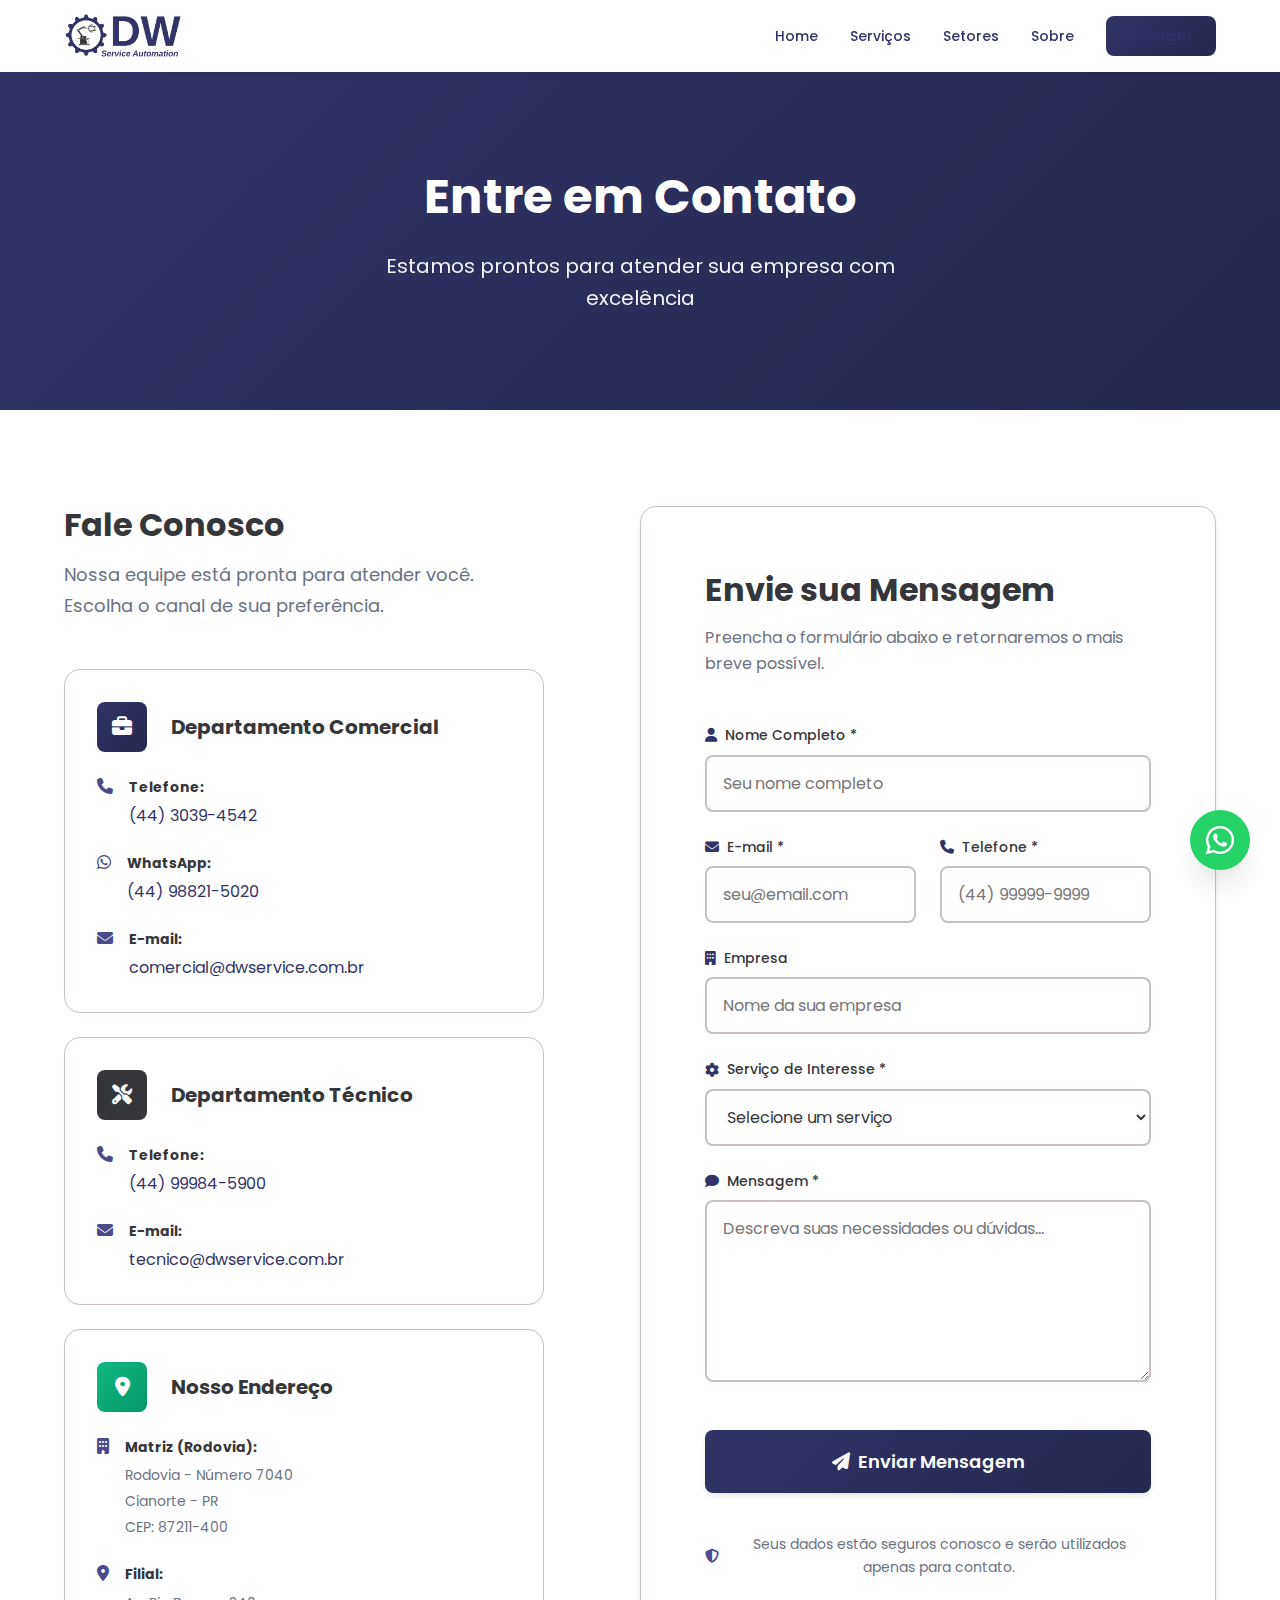
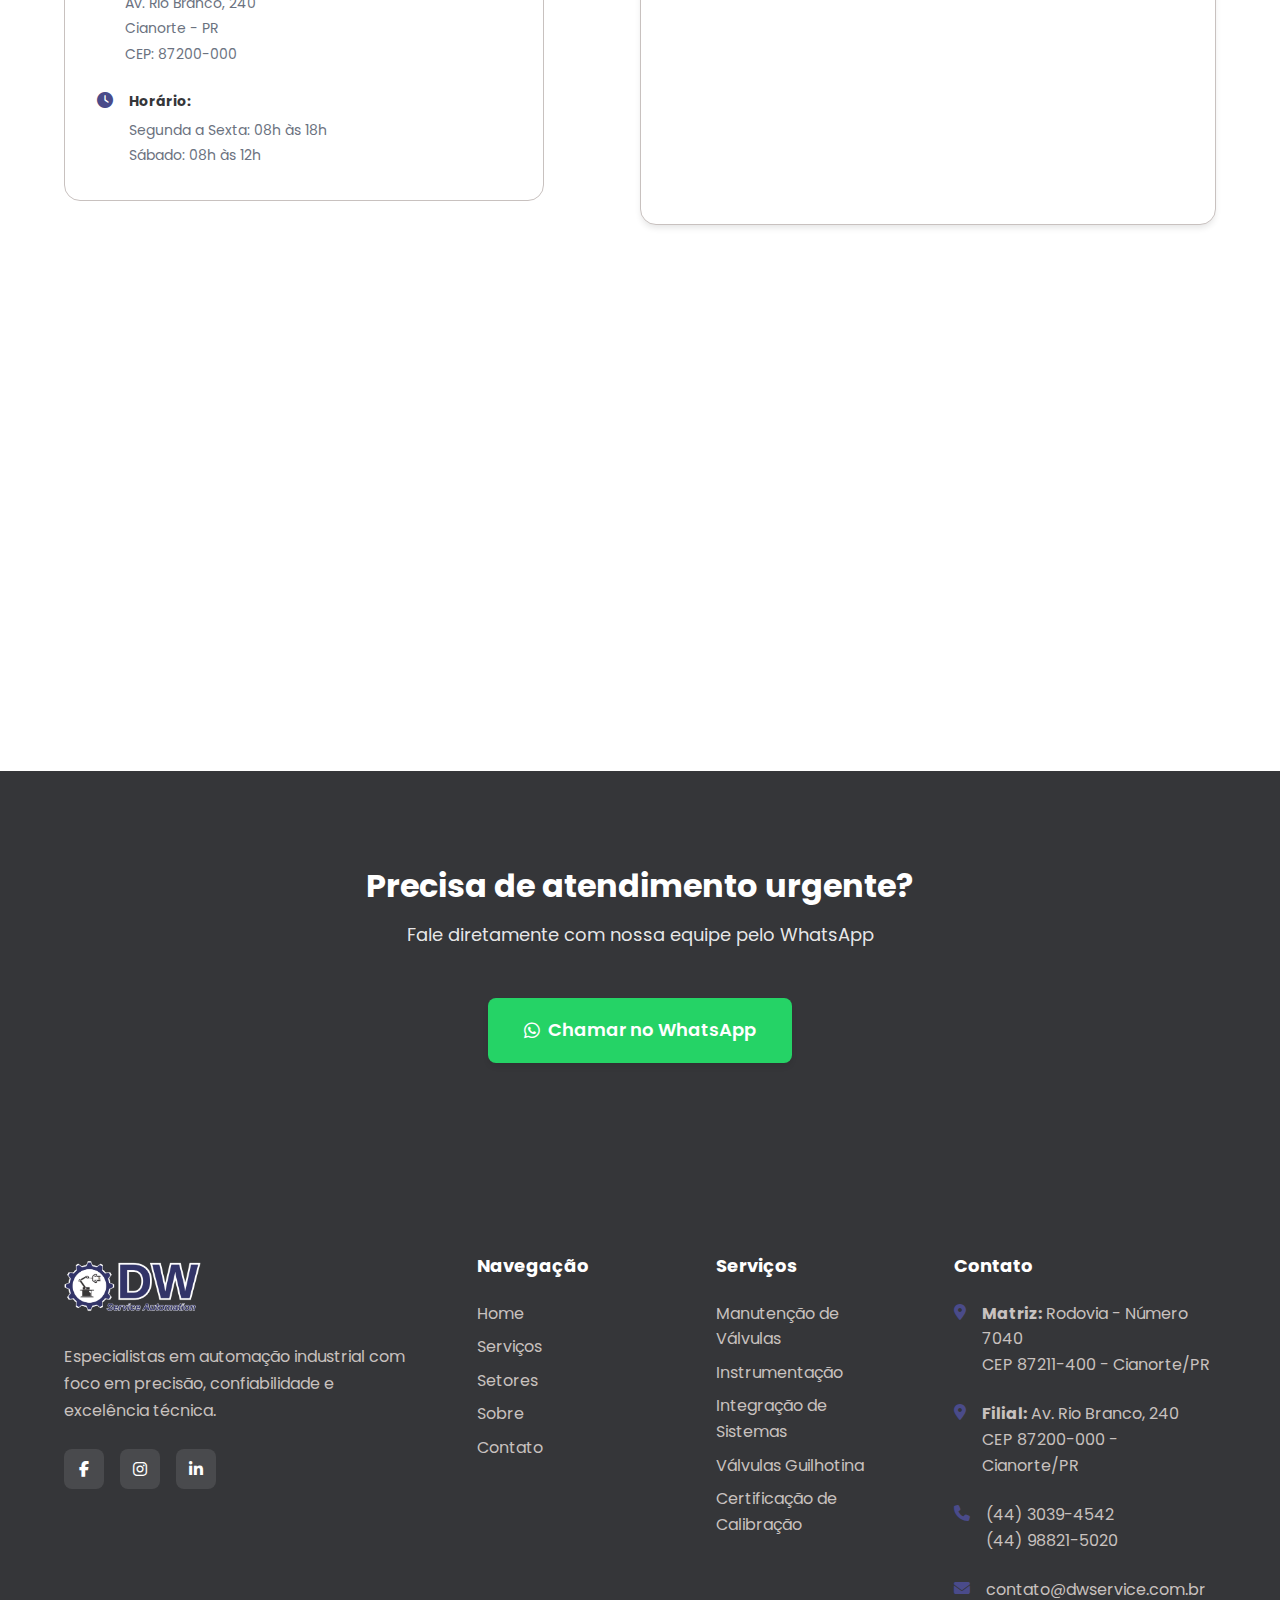
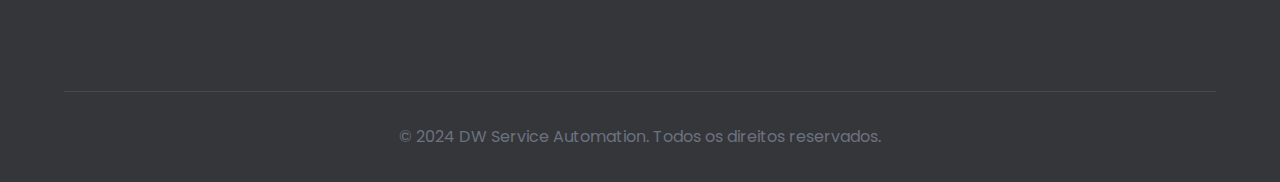
<file: contato.html>
<!DOCTYPE html>
<html lang="pt-BR">
<head>
    <meta charset="UTF-8">
    <meta name="viewport" content="width=device-width, initial-scale=1.0">
    <meta name="description" content="Entre em contato com a DW Service Automation - Orçamentos e informações">
    <title>Contato - DW Service Automation</title>
    <link rel="stylesheet" href="css/styles.css">
    <link rel="stylesheet" href="css/contato.css">
    <link rel="preconnect" href="https://fonts.googleapis.com">
    <link rel="preconnect" href="https://fonts.gstatic.com" crossorigin>
    <link href="https://fonts.googleapis.com/css2?family=Poppins:wght@300;400;500;600;700&display=swap" rel="stylesheet">
    <link rel="stylesheet" href="https://cdnjs.cloudflare.com/ajax/libs/font-awesome/6.4.0/css/all.min.css">
    <link rel="icon" type="image/png" sizes="16x16" href="res/icone.png">
    <link rel="icon" type="image/png" sizes="32x32" href="res/icone.png">
    <link rel="icon" type="image/png" sizes="48x48" href="res/icone.png">
    <link rel="shortcut icon" type="image/png" href="res/icone.png">
</head>
<body>
    <!-- Header/Navigation -->
    <header class="header" id="header">
        <nav class="nav container">
            <a href="index.html" class="nav__logo">
                <img src="res/logo.png" alt="DW Service Automation">
            </a>

            <div class="nav__menu" id="nav-menu">
                <ul class="nav__list">
                    <li class="nav__item">
                        <a href="index.html" class="nav__link">Home</a>
                    </li>
                    <li class="nav__item">
                        <a href="servicos.html" class="nav__link">Serviços</a>
                    </li>
                    <li class="nav__item">
                        <a href="setores.html" class="nav__link">Setores</a>
                    </li>
                    <li class="nav__item">
                        <a href="sobre.html" class="nav__link">Sobre</a>
                    </li>
                    <li class="nav__item">
                        <a href="contato.html" class="nav__link nav__cta active">Contato</a>
                    </li>
                </ul>
                <div class="nav__close" id="nav-close">
                    <i class="fas fa-times"></i>
                </div>
            </div>

            <div class="nav__toggle" id="nav-toggle">
                <i class="fas fa-bars"></i>
            </div>
        </nav>
    </header>

    <!-- Page Header -->
    <section class="page-header">
        <div class="container">
            <div class="page-header__content">
                <h1 class="page-header__title">Entre em Contato</h1>
                <p class="page-header__description">
                    Estamos prontos para atender sua empresa com excelência
                </p>
            </div>
        </div>
    </section>

    <!-- Contato -->
    <section class="contato section">
        <div class="container">
            <div class="contato__grid">
                <!-- Informações de Contato -->
                <div class="contato__info">
                    <div class="info__header">
                        <h2 class="info__title">Fale Conosco</h2>
                        <p class="info__description">
                            Nossa equipe está pronta para atender você. Escolha o canal de sua preferência.
                        </p>
                    </div>

                    <!-- Departamento Comercial -->
                    <div class="info__card">
                        <div class="info__card-header">
                            <div class="info__icon">
                                <i class="fas fa-briefcase"></i>
                            </div>
                            <h3 class="info__card-title">Departamento Comercial</h3>
                        </div>
                        <div class="info__card-content">
                            <div class="info__item">
                                <i class="fas fa-phone"></i>
                                <div>
                                    <strong>Telefone:</strong>
                                    <a href="tel:+554430394542">(44) 3039-4542</a>
                                </div>
                            </div>
                            <div class="info__item">
                                <i class="fab fa-whatsapp"></i>
                                <div>
                                    <strong>WhatsApp:</strong>
                                    <a href="https://wa.me/5544988215020" target="_blank">(44) 98821-5020</a>
                                </div>
                            </div>
                            <div class="info__item">
                                <i class="fas fa-envelope"></i>
                                <div>
                                    <strong>E-mail:</strong>
                                    <a href="mailto:comercial@dwservice.com.br">comercial@dwservice.com.br</a>
                                </div>
                            </div>
                        </div>
                    </div>

                    <!-- Departamento Técnico -->
                    <div class="info__card">
                        <div class="info__card-header">
                            <div class="info__icon info__icon--secondary">
                                <i class="fas fa-tools"></i>
                            </div>
                            <h3 class="info__card-title">Departamento Técnico</h3>
                        </div>
                        <div class="info__card-content">
                            <div class="info__item">
                                <i class="fas fa-phone"></i>
                                <div>
                                    <strong>Telefone:</strong>
                                    <a href="tel:+554499845900">(44) 99984-5900</a>
                                </div>
                            </div>
                            <div class="info__item">
                                <i class="fas fa-envelope"></i>
                                <div>
                                    <strong>E-mail:</strong>
                                    <a href="mailto:tecnico@dwservice.com.br">tecnico@dwservice.com.br</a>
                                </div>
                            </div>
                        </div>
                    </div>

                    <!-- Endereço -->
                    <div class="info__card">
                        <div class="info__card-header">
                            <div class="info__icon info__icon--tertiary">
                                <i class="fas fa-map-marker-alt"></i>
                            </div>
                            <h3 class="info__card-title">Nosso Endereço</h3>
                        </div>
                        <div class="info__card-content">
                            <div class="info__item">
                                <i class="fas fa-building"></i>
                                <div>
                                    <strong>Matriz (Rodovia):</strong>
                                    <span>Rodovia - Número 7040<br>Cianorte - PR<br>CEP: 87211-400</span>
                                </div>
                            </div>
                            <div class="info__item">
                                <i class="fas fa-location-dot"></i>
                                <div>
                                    <strong>Filial:</strong>
                                    <span>Av. Rio Branco, 240<br>Cianorte - PR<br>CEP: 87200-000</span>
                                </div>
                            </div>
                            <div class="info__item">
                                <i class="fas fa-clock"></i>
                                <div>
                                    <strong>Horário:</strong>
                                    <span>Segunda a Sexta: 08h às 18h<br>Sábado: 08h às 12h</span>
                                </div>
                            </div>
                        </div>
                    </div>
                </div>

                <!-- Formulário de Contato -->
                <div class="contato__form-wrapper">
                    <div class="form__header">
                        <h2 class="form__title">Envie sua Mensagem</h2>
                        <p class="form__description">
                            Preencha o formulário abaixo e retornaremos o mais breve possível.
                        </p>
                    </div>

                    <form class="contact-form" id="contact-form">
                        <div class="form__group">
                            <label for="nome" class="form__label">
                                <i class="fas fa-user"></i>
                                Nome Completo *
                            </label>
                            <input 
                                type="text" 
                                id="nome" 
                                name="nome" 
                                class="form__input" 
                                placeholder="Seu nome completo"
                                required
                            >
                        </div>

                        <div class="form__row">
                            <div class="form__group">
                                <label for="email" class="form__label">
                                    <i class="fas fa-envelope"></i>
                                    E-mail *
                                </label>
                                <input 
                                    type="email" 
                                    id="email" 
                                    name="email" 
                                    class="form__input" 
                                    placeholder="seu@email.com"
                                    required
                                >
                            </div>

                            <div class="form__group">
                                <label for="telefone" class="form__label">
                                    <i class="fas fa-phone"></i>
                                    Telefone *
                                </label>
                                <input 
                                    type="tel" 
                                    id="telefone" 
                                    name="telefone" 
                                    class="form__input" 
                                    placeholder="(44) 99999-9999"
                                    required
                                >
                            </div>
                        </div>

                        <div class="form__group">
                            <label for="empresa" class="form__label">
                                <i class="fas fa-building"></i>
                                Empresa
                            </label>
                            <input 
                                type="text" 
                                id="empresa" 
                                name="empresa" 
                                class="form__input" 
                                placeholder="Nome da sua empresa"
                            >
                        </div>

                        <div class="form__group">
                            <label for="servico" class="form__label">
                                <i class="fas fa-cog"></i>
                                Serviço de Interesse *
                            </label>
                            <select id="servico" name="servico" class="form__select" required>
                                <option value="">Selecione um serviço</option>
                                <option value="manutencao">Manutenção e Calibração</option>
                                <option value="instrumentacao">Instrumentação Industrial</option>
                                <option value="integracao">Integração de Sistemas</option>
                                <option value="guilhotina">Válvulas Guilhotina</option>
                                <option value="outros">Outros</option>
                            </select>
                        </div>

                        <div class="form__group">
                            <label for="mensagem" class="form__label">
                                <i class="fas fa-comment"></i>
                                Mensagem *
                            </label>
                            <textarea 
                                id="mensagem" 
                                name="mensagem" 
                                class="form__textarea" 
                                rows="6" 
                                placeholder="Descreva suas necessidades ou dúvidas..."
                                required
                            ></textarea>
                        </div>

                        <button type="submit" class="btn btn--primary btn--large btn--full">
                            <i class="fas fa-paper-plane"></i>
                            Enviar Mensagem
                        </button>

                        <p class="form__note">
                            <i class="fas fa-shield-alt"></i>
                            Seus dados estão seguros conosco e serão utilizados apenas para contato.
                        </p>
                    </form>
                </div>
            </div>
        </div>
    </section>

    <!-- Mapa -->
    <section class="mapa">
        <div class="mapa__container">
            <iframe 
                src="https://www.google.com/maps?q=87211-400%20Cianorte%20PR%20Numero%207040&output=embed" 
                width="100%" 
                height="450" 
                style="border:0;" 
                allowfullscreen="" 
                loading="lazy" 
                referrerpolicy="no-referrer-when-downgrade"
                title="Localização DW Service Automation"
            ></iframe>
        </div>
    </section>

    <!-- CTA Rápido -->
    <section class="cta-quick section section--dark">
        <div class="container">
            <div class="cta-quick__content">
                <h2 class="cta-quick__title">Precisa de atendimento urgente?</h2>
                <p class="cta-quick__description">
                    Fale diretamente com nossa equipe pelo WhatsApp
                </p>
                <a href="https://wa.me/5544988215020" class="btn btn--primary btn--large" target="_blank">
                    <i class="fab fa-whatsapp"></i>
                    Chamar no WhatsApp
                </a>
            </div>
        </div>
    </section>

    <!-- Footer -->
    <footer class="footer">
        <div class="container">
            <div class="footer__grid">
                <div class="footer__col">
                <div class="footer__logo">
                    <img src="res/logo.png" alt="DW Service Automation">
                    </div>
                    <p class="footer__description">
                        Especialistas em automação industrial com foco em precisão, confiabilidade e excelência técnica.
                    </p>
                    <div class="footer__social">
                        <a href="#" class="footer__social-link" aria-label="Facebook">
                            <i class="fab fa-facebook-f"></i>
                        </a>
                        <a href="#" class="footer__social-link" aria-label="Instagram">
                            <i class="fab fa-instagram"></i>
                        </a>
                        <a href="#" class="footer__social-link" aria-label="LinkedIn">
                            <i class="fab fa-linkedin-in"></i>
                        </a>
                    </div>
                </div>

                <div class="footer__col">
                    <h4 class="footer__title">Navegação</h4>
                    <ul class="footer__links">
                        <li><a href="index.html">Home</a></li>
                        <li><a href="servicos.html">Serviços</a></li>
                        <li><a href="setores.html">Setores</a></li>
                        <li><a href="sobre.html">Sobre</a></li>
                        <li><a href="contato.html">Contato</a></li>
                    </ul>
                </div>

                <div class="footer__col">
                    <h4 class="footer__title">Serviços</h4>
                    <ul class="footer__links">
                        <li><a href="servicos.html#manutencao">Manutenção de Válvulas</a></li>
                        <li><a href="servicos.html#instrumentacao">Instrumentação</a></li>
                        <li><a href="servicos.html#integracao">Integração de Sistemas</a></li>
                        <li><a href="servicos.html#guilhotina">Válvulas Guilhotina</a></li>
                        <li><a href="servicos.html#certificacao">Certificação de Calibração</a></li>
                    </ul>
                </div>

                <div class="footer__col">
                    <h4 class="footer__title">Contato</h4>
                    <ul class="footer__contact">
                        <li>
                            <i class="fas fa-map-marker-alt"></i>
                            <span><strong>Matriz:</strong> Rodovia - Número 7040<br>CEP 87211-400 - Cianorte/PR</span>
                        </li>
                        <li>
                            <i class="fas fa-location-dot"></i>
                            <span><strong>Filial:</strong> Av. Rio Branco, 240<br>CEP 87200-000 - Cianorte/PR</span>
                        </li>
                        <li>
                            <i class="fas fa-phone"></i>
                            <div>
                                <a href="tel:+554430394542">(44) 3039-4542</a><br>
                                <a href="tel:+5544988215020">(44) 98821-5020</a>
                            </div>
                        </li>
                        <li>
                            <i class="fas fa-envelope"></i>
                            <a href="mailto:contato@dwservice.com.br">contato@dwservice.com.br</a>
                        </li>
                    </ul>
                </div>
            </div>

            <div class="footer__bottom">
                <p>&copy; 2024 DW Service Automation. Todos os direitos reservados.</p>
            </div>
        </div>
    </footer>

    <!-- WhatsApp Flutuante -->
    <a href="https://wa.me/5544988215020" class="whatsapp-float" target="_blank" aria-label="WhatsApp">
        <i class="fab fa-whatsapp"></i>
    </a>

    <!-- Scroll to Top Button -->
    <button class="scroll-top" id="scroll-top" aria-label="Voltar ao topo">
        <i class="fas fa-arrow-up"></i>
    </button>

    <script src="js/main.js"></script>
</body>
</html>
</file>
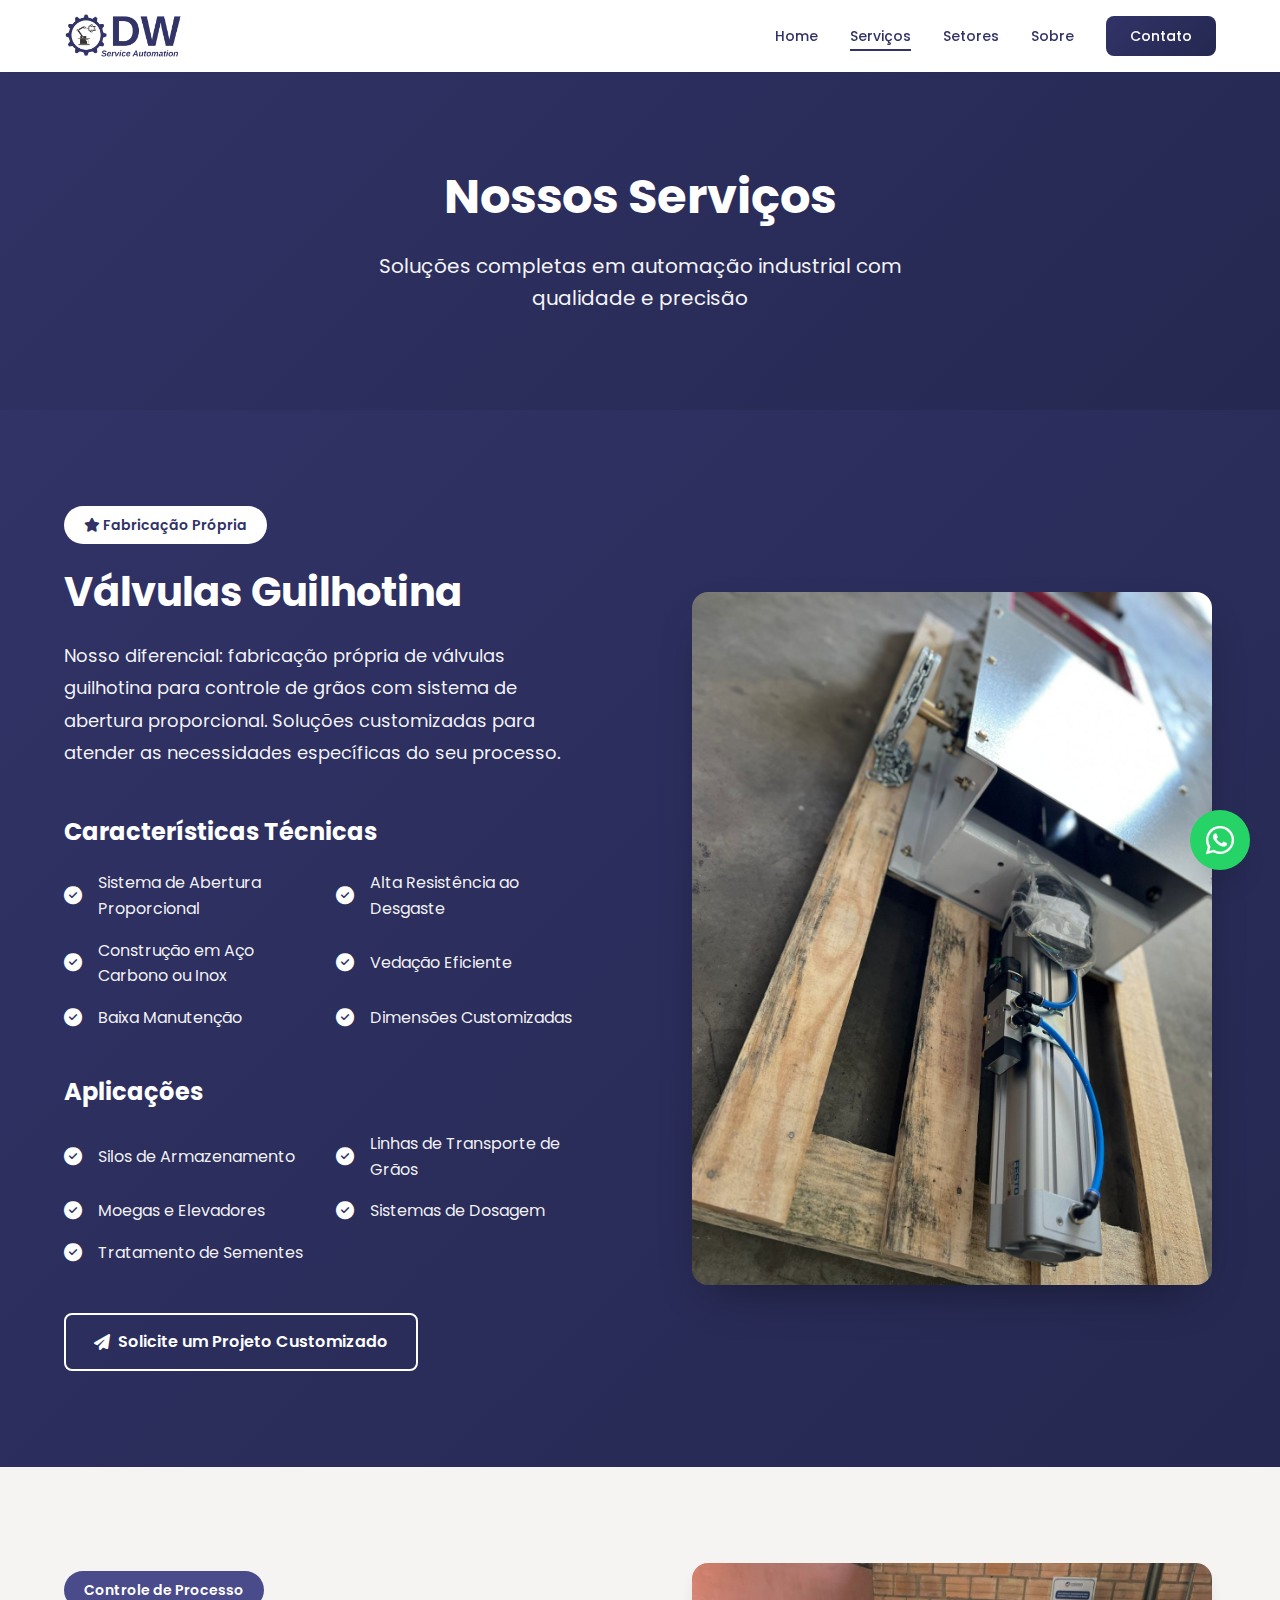
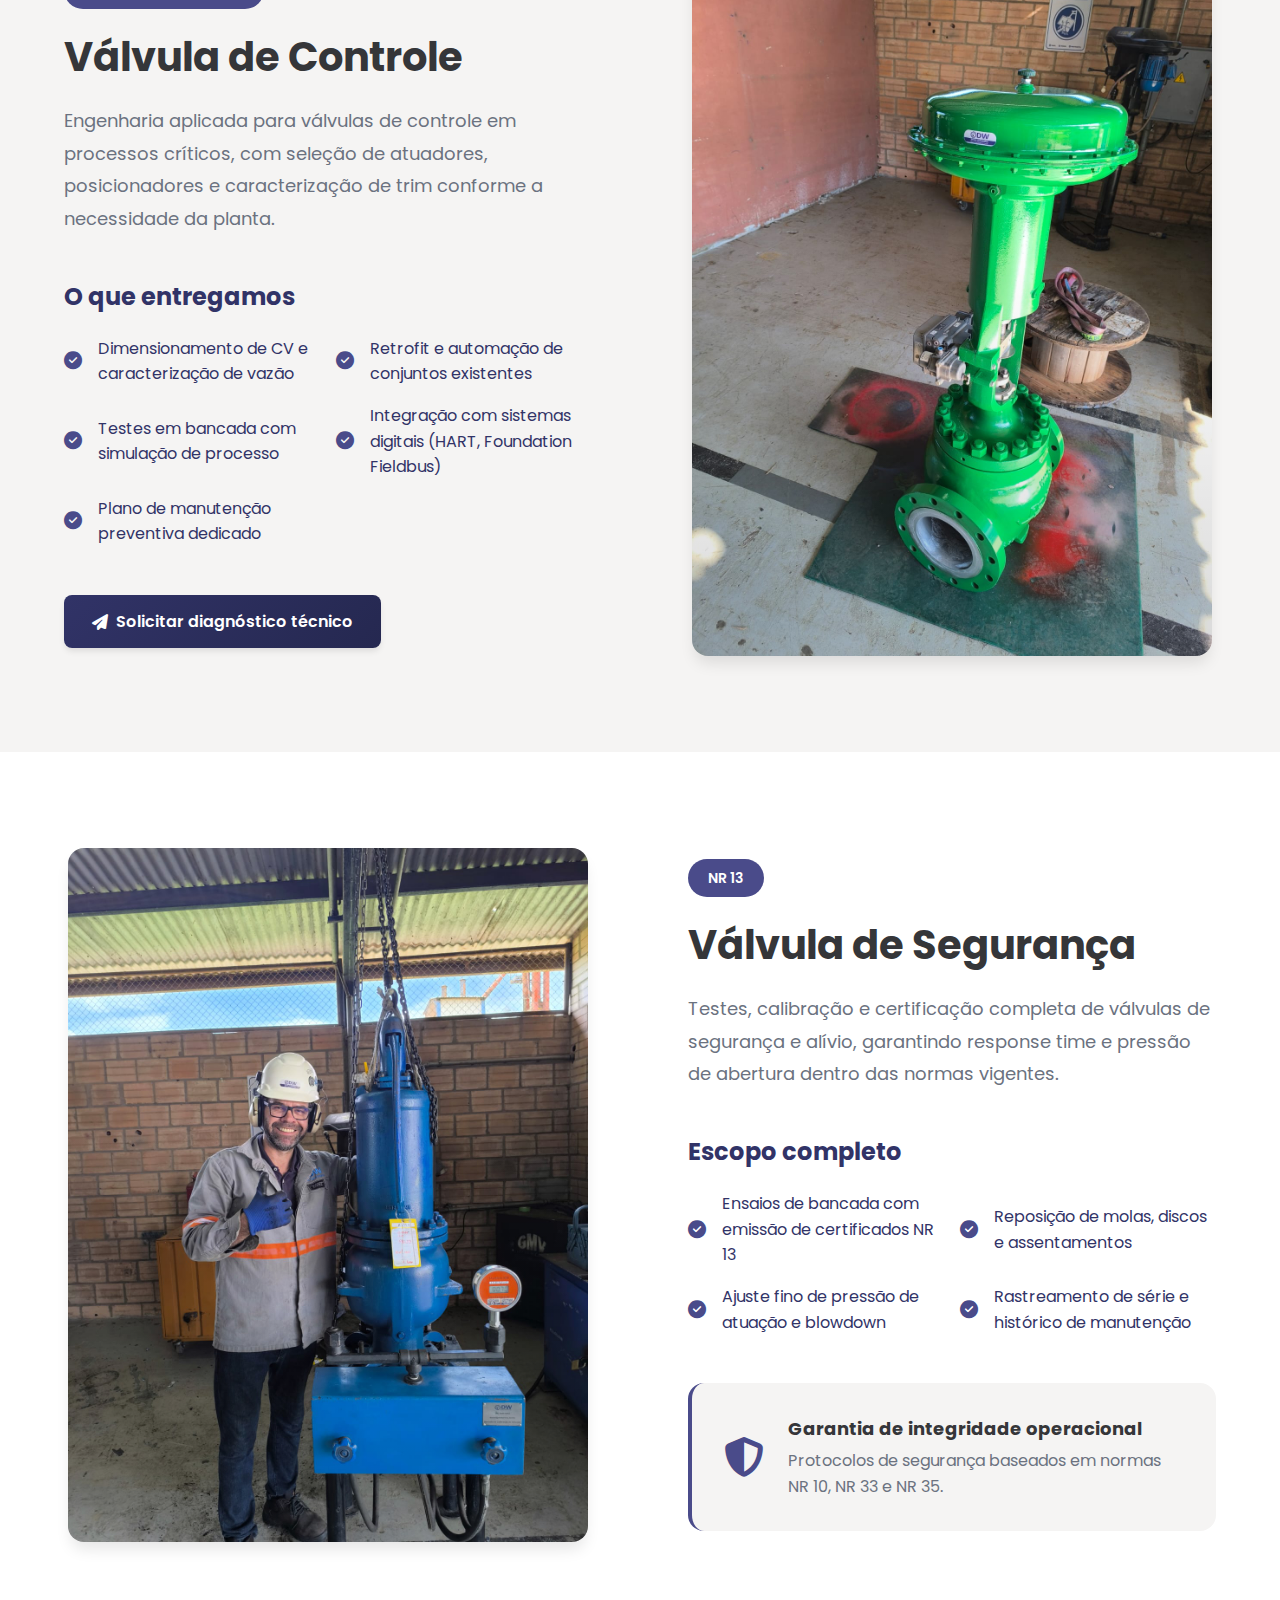
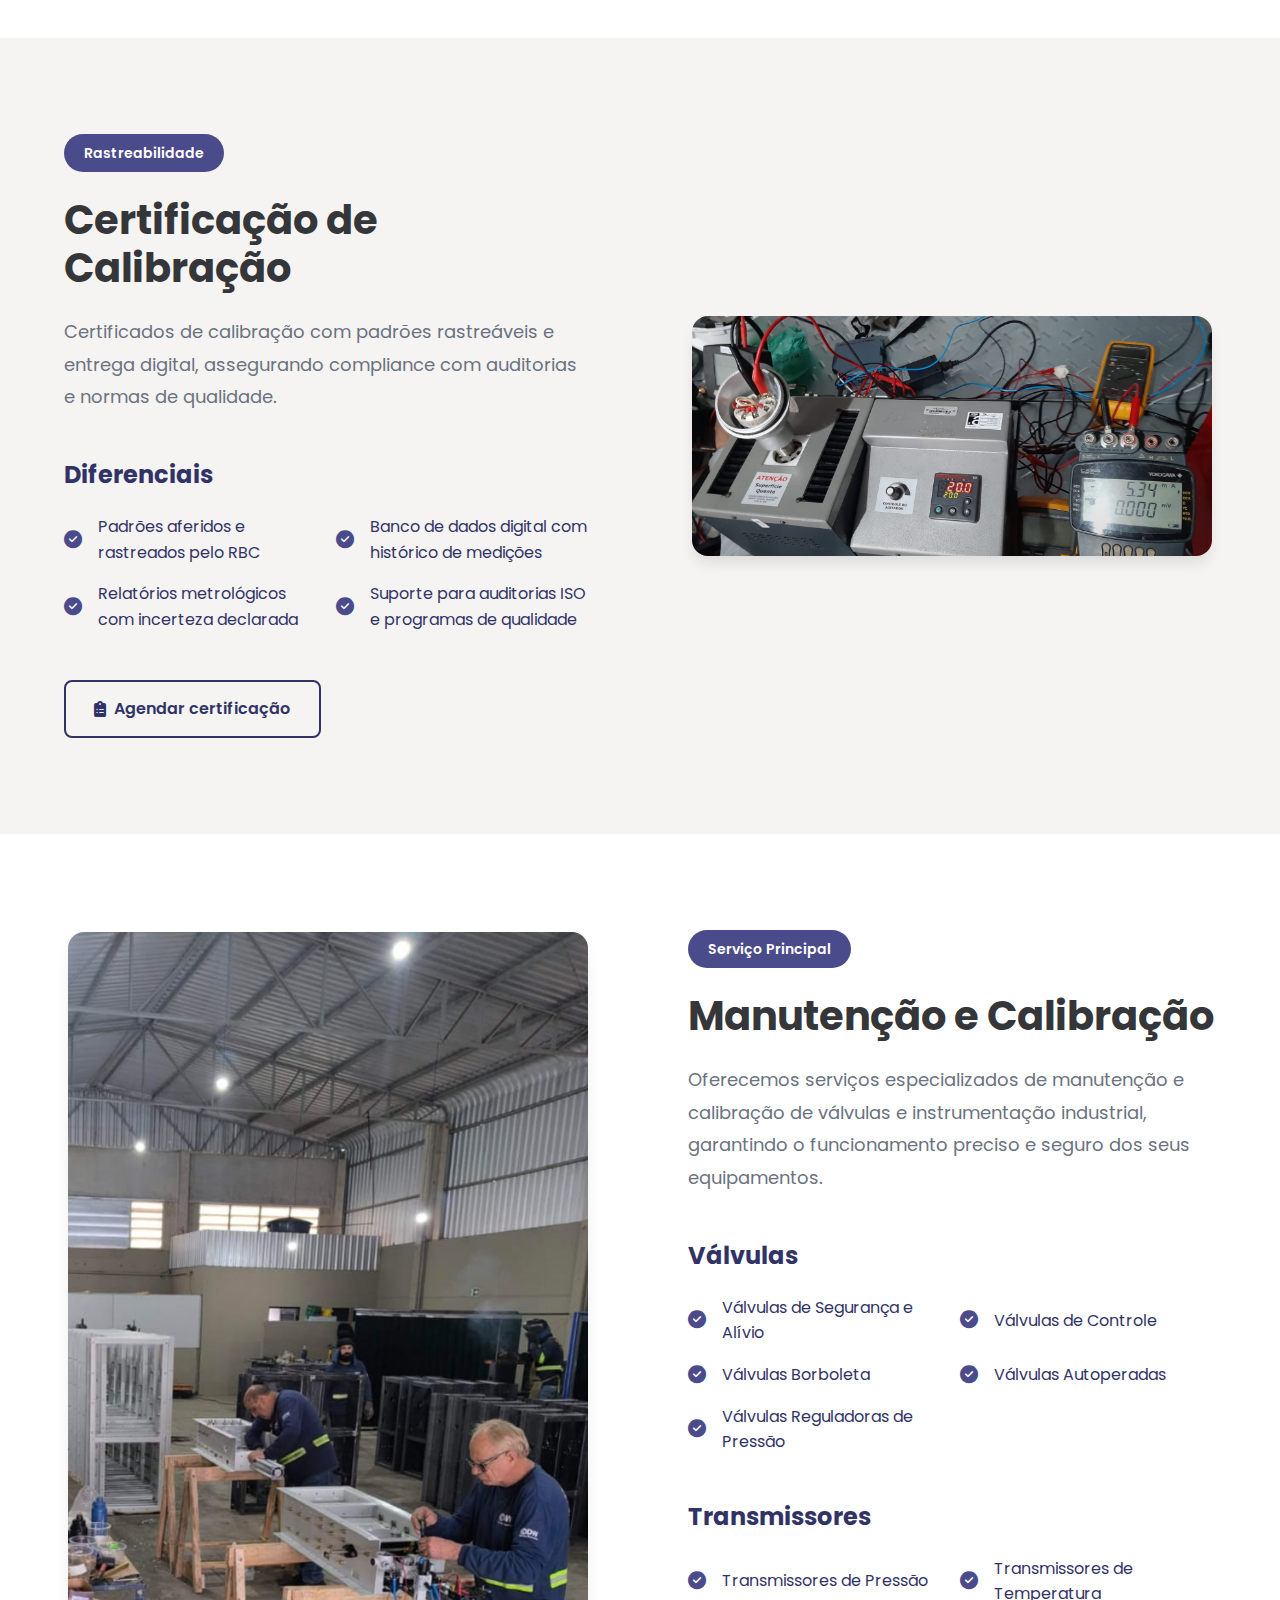
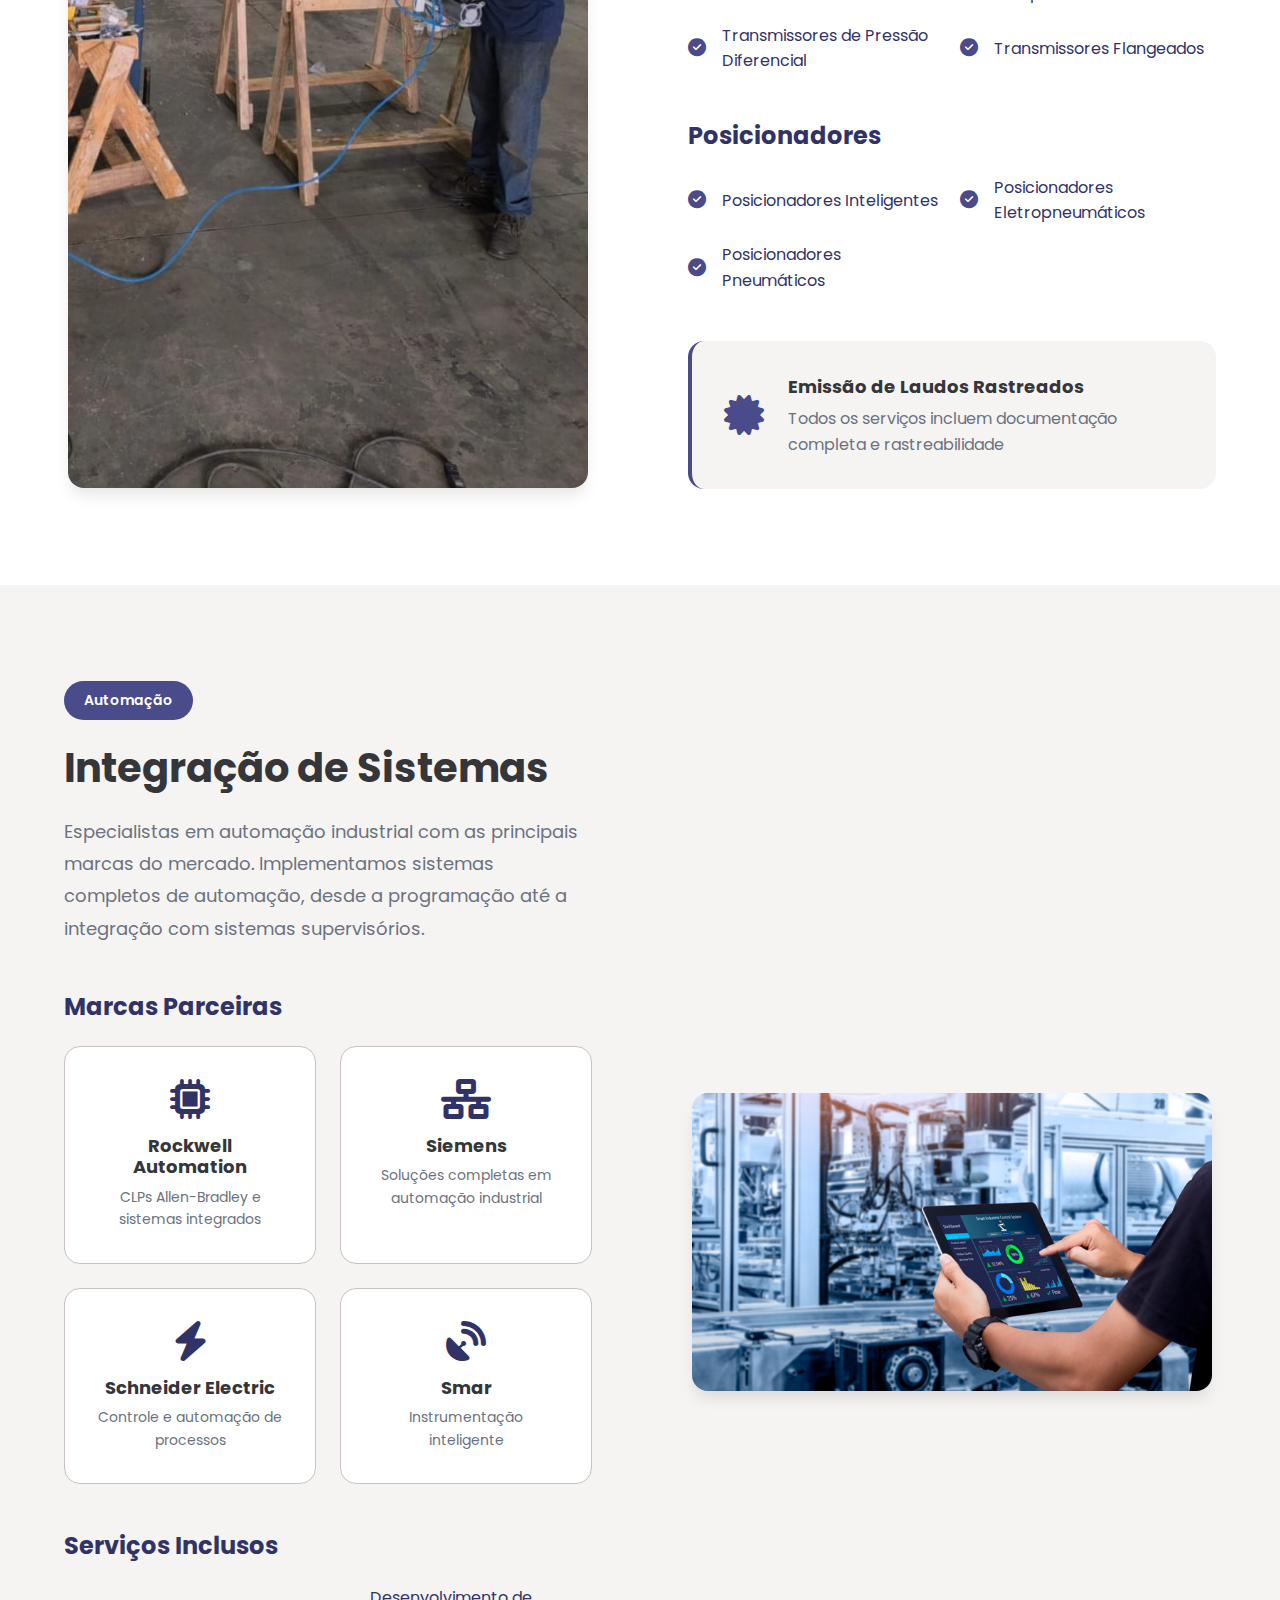
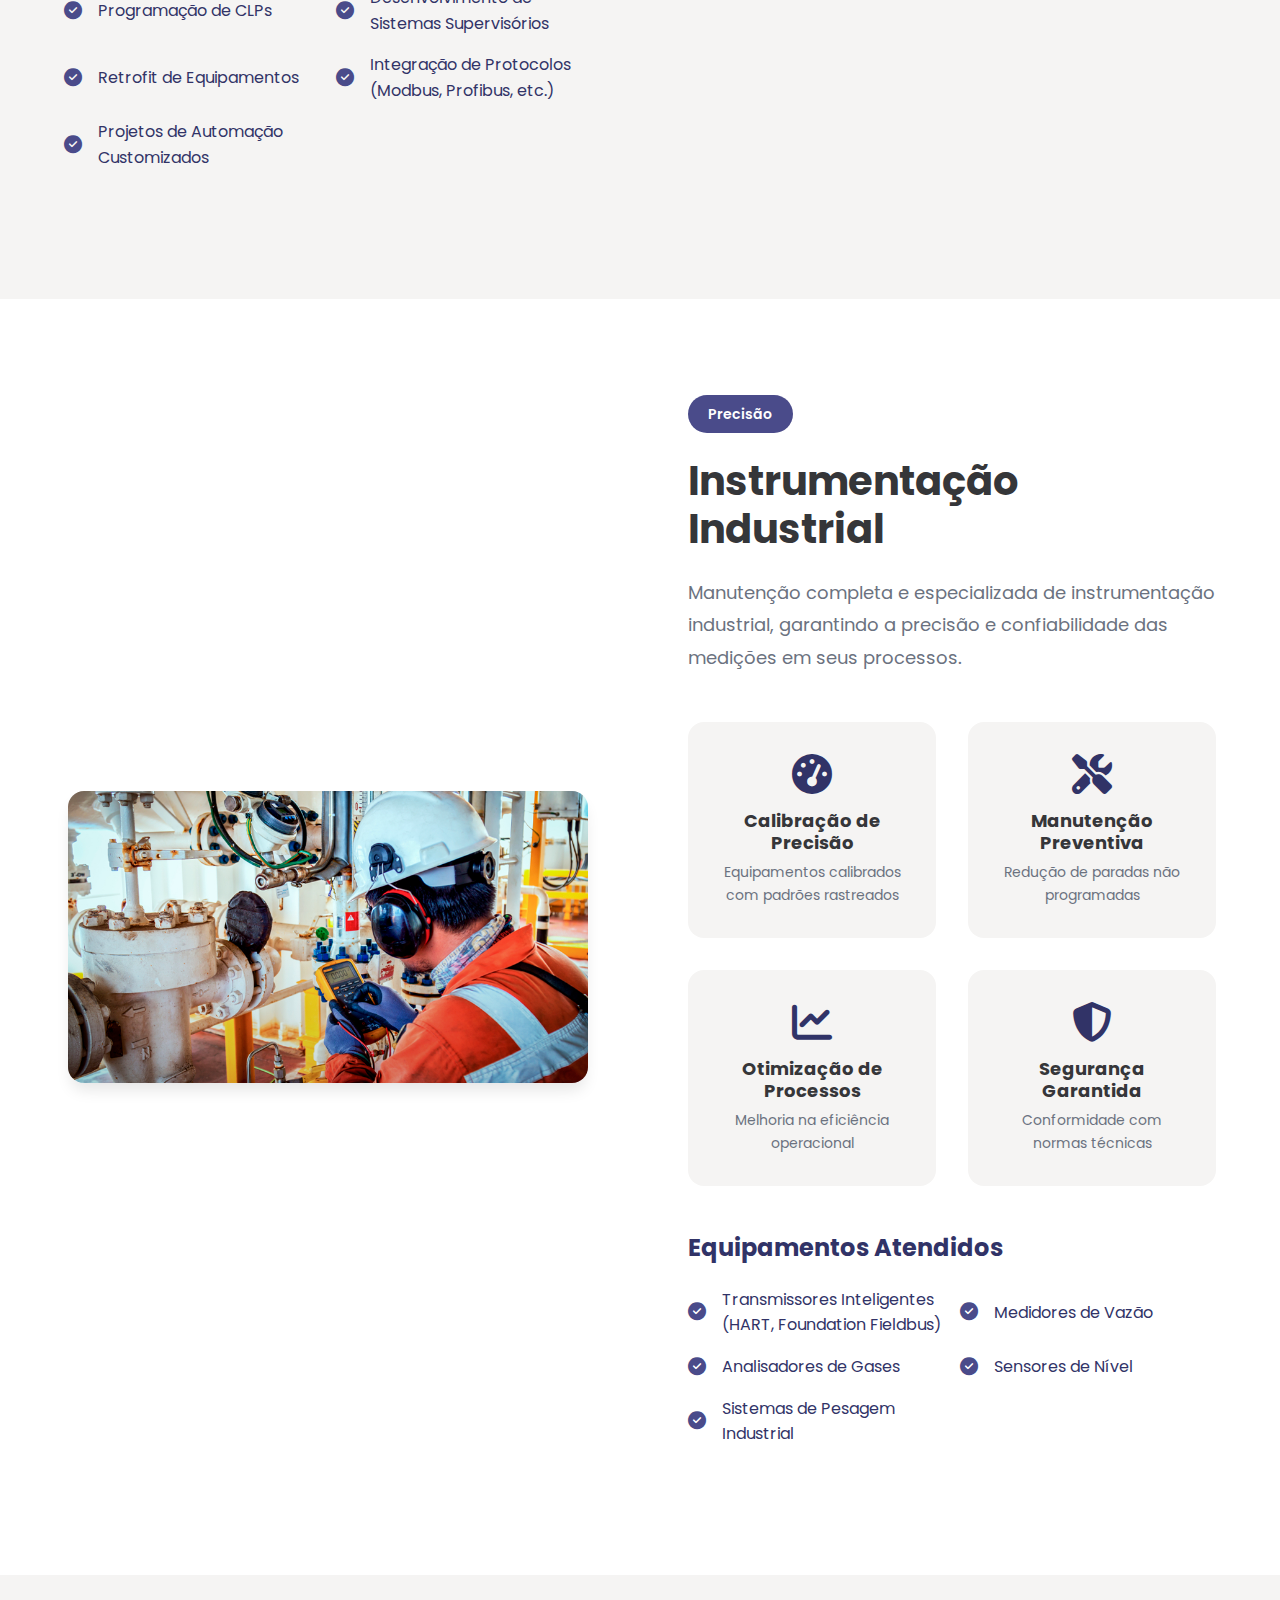
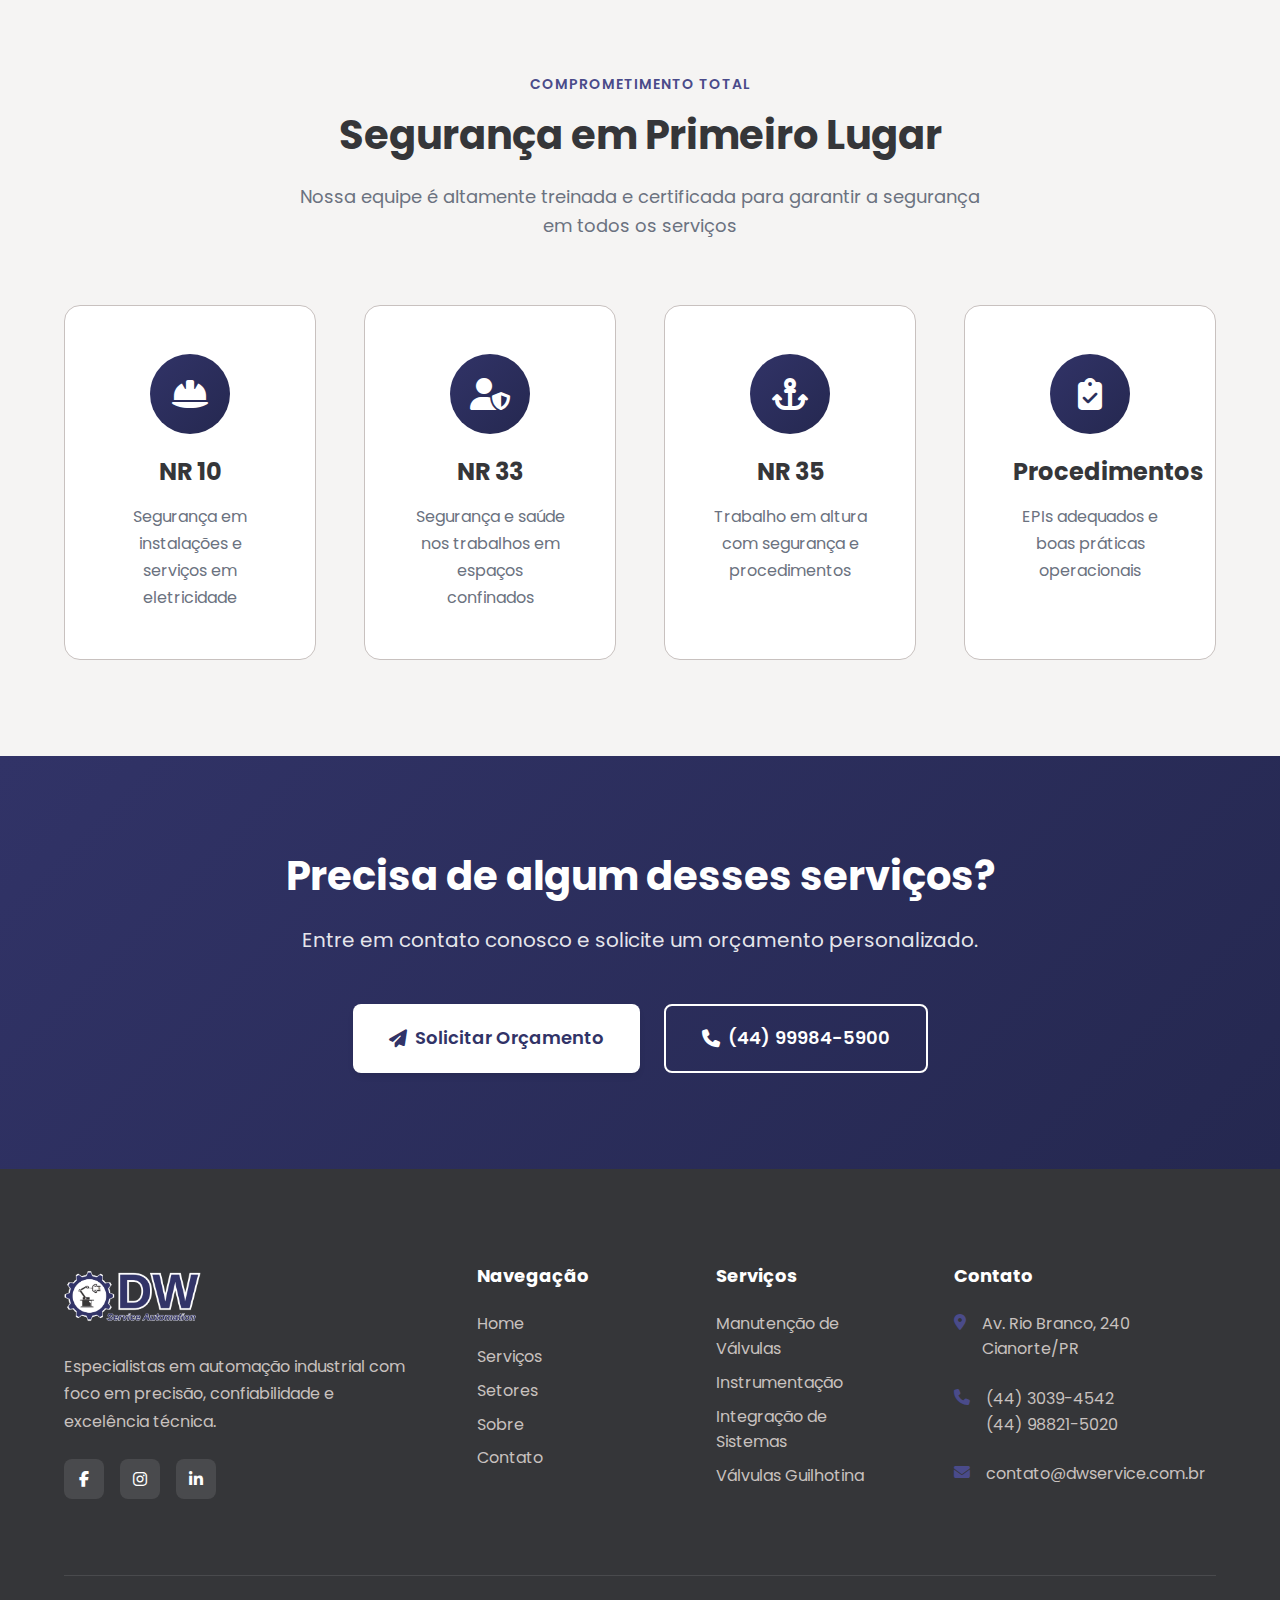
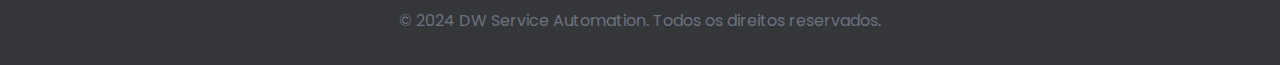
<file: servicos.html>
<!DOCTYPE html>
<html lang="pt-BR">
<head>
    <meta charset="UTF-8">
    <meta name="viewport" content="width=device-width, initial-scale=1.0">
    <meta name="description" content="Serviços especializados em manutenção, calibração e fabricação de válvulas industriais - DW Service Automation">
    <title>Nossos Serviços - DW Service Automation</title>
    <link rel="stylesheet" href="css/styles.css">
    <link rel="stylesheet" href="css/servicos.css">
    <link rel="preconnect" href="https://fonts.googleapis.com">
    <link rel="preconnect" href="https://fonts.gstatic.com" crossorigin>
    <link href="https://fonts.googleapis.com/css2?family=Poppins:wght@300;400;500;600;700&display=swap" rel="stylesheet">
    <link rel="stylesheet" href="https://cdnjs.cloudflare.com/ajax/libs/font-awesome/6.4.0/css/all.min.css">
    <link rel="icon" type="image/png" sizes="16x16" href="res/icone.png">
    <link rel="icon" type="image/png" sizes="32x32" href="res/icone.png">
    <link rel="icon" type="image/png" sizes="48x48" href="res/icone.png">
    <link rel="shortcut icon" type="image/png" href="res/icone.png">
</head>
<body>
    <!-- Header/Navigation -->
    <header class="header" id="header">
        <nav class="nav container">
            <a href="index.html" class="nav__logo">
                <img src="res/logo.png" alt="DW Service Automation">
            </a>

            <div class="nav__menu" id="nav-menu">
                <ul class="nav__list">
                    <li class="nav__item">
                        <a href="index.html" class="nav__link">Home</a>
                    </li>
                    <li class="nav__item">
                        <a href="servicos.html" class="nav__link active">Serviços</a>
                    </li>
                    <li class="nav__item">
                        <a href="setores.html" class="nav__link">Setores</a>
                    </li>
                    <li class="nav__item">
                        <a href="sobre.html" class="nav__link">Sobre</a>
                    </li>
                    <li class="nav__item">
                        <a href="contato.html" class="nav__link nav__cta">Contato</a>
                    </li>
                </ul>
                <div class="nav__close" id="nav-close">
                    <i class="fas fa-times"></i>
                </div>
            </div>

            <div class="nav__toggle" id="nav-toggle">
                <i class="fas fa-bars"></i>
            </div>
        </nav>
    </header>

    <!-- Page Header -->
    <section class="page-header">
        <div class="container">
            <div class="page-header__content">
                <h1 class="page-header__title">Nossos Serviços</h1>
                <p class="page-header__description">
                    Soluções completas em automação industrial com qualidade e precisão
                </p>
            </div>
        </div>
    </section>

     <!-- Válvulas Guilhotina (Destaque) -->
     <section class="service-detail section section--primary" id="guilhotina">
        <div class="container">
            <div class="service-detail__grid service-detail__grid--reverse">
                <div class="service-detail__content">
                    <span class="service-detail__badge service-detail__badge--light">
                        <i class="fas fa-star"></i> Fabricação Própria
                    </span>
                    <h2 class="service-detail__title">Válvulas Guilhotina</h2>
                    <p class="service-detail__description">
                        Nosso diferencial: fabricação própria de válvulas guilhotina para controle de grãos com 
                        sistema de abertura proporcional. Soluções customizadas para atender as necessidades específicas 
                        do seu processo.
                    </p>
                    
                    <h3 class="service-detail__subtitle">Características Técnicas</h3>
                    <ul class="service-detail__list">
                        <li><i class="fas fa-check-circle"></i> Sistema de Abertura Proporcional</li>
                        <li><i class="fas fa-check-circle"></i> Alta Resistência ao Desgaste</li>
                        <li><i class="fas fa-check-circle"></i> Construção em Aço Carbono ou Inox</li>
                        <li><i class="fas fa-check-circle"></i> Vedação Eficiente</li>
                        <li><i class="fas fa-check-circle"></i> Baixa Manutenção</li>
                        <li><i class="fas fa-check-circle"></i> Dimensões Customizadas</li>
                    </ul>
                    
                    <h3 class="service-detail__subtitle">Aplicações</h3>
                    <ul class="service-detail__list">
                        <li><i class="fas fa-check-circle"></i> Silos de Armazenamento</li>
                        <li><i class="fas fa-check-circle"></i> Linhas de Transporte de Grãos</li>
                        <li><i class="fas fa-check-circle"></i> Moegas e Elevadores</li>
                        <li><i class="fas fa-check-circle"></i> Sistemas de Dosagem</li>
                        <li><i class="fas fa-check-circle"></i> Tratamento de Sementes</li>
                    </ul>
                    
                    <div class="service-detail__cta">
                        <a href="contato.html" class="btn btn--outline">
                            <i class="fas fa-paper-plane"></i>
                            Solicite um Projeto Customizado
                        </a>
                    </div>
                </div>
                <div class="service-detail__image">
                    <figure class="service-detail__photo">
                        <img src="res/valvulas-guilhotina/valvula-guilhotina-montada2.jpeg" alt="Válvula guilhotina produzida pela equipe DW">
                    </figure>
                </div>
            </div>
        </div>
    </section>

    <!-- Válvula de Controle -->
    <section class="service-detail section section--gray" id="controle">
        <div class="container">
            <div class="service-detail__grid service-detail__grid--reverse">
                <div class="service-detail__content">
                    <span class="service-detail__badge">Controle de Processo</span>
                    <h2 class="service-detail__title">Válvula de Controle</h2>
                    <p class="service-detail__description">
                        Engenharia aplicada para válvulas de controle em processos críticos, com seleção de atuadores, posicionadores e caracterização de trim conforme a necessidade da planta.
                    </p>

                    <h3 class="service-detail__subtitle">O que entregamos</h3>
                    <ul class="service-detail__list">
                        <li><i class="fas fa-check-circle"></i> Dimensionamento de CV e caracterização de vazão</li>
                        <li><i class="fas fa-check-circle"></i> Retrofit e automação de conjuntos existentes</li>
                        <li><i class="fas fa-check-circle"></i> Testes em bancada com simulação de processo</li>
                        <li><i class="fas fa-check-circle"></i> Integração com sistemas digitais (HART, Foundation Fieldbus)</li>
                        <li><i class="fas fa-check-circle"></i> Plano de manutenção preventiva dedicado</li>
                    </ul>

                    <div class="service-detail__cta">
                        <a href="contato.html" class="btn btn--primary">
                            <i class="fas fa-paper-plane"></i>
                            Solicitar diagnóstico técnico
                        </a>
                    </div>
                </div>
                <div class="service-detail__image">
                    <figure class="service-detail__photo">
                        <img src="res/valvula-controle/valvulas-de-controle-sendo-montada3.jpeg" alt="Ajustes em válvula de controle com equipe técnica DW">
                    </figure>
                </div>
            </div>
        </div>
    </section>

    <!-- Válvula de Segurança -->
    <section class="service-detail section" id="seguranca">
        <div class="container">
            <div class="service-detail__grid">
                <div class="service-detail__image">
                    <figure class="service-detail__photo">
                        <img src="res/valvula-seguranca/dono-com-valvula-de-seguranca2.jpeg" alt="Manutenção de válvula de segurança em bancada pressurizada">
                    </figure>
                </div>
                <div class="service-detail__content">
                    <span class="service-detail__badge">NR 13</span>
                    <h2 class="service-detail__title">Válvula de Segurança</h2>
                    <p class="service-detail__description">
                        Testes, calibração e certificação completa de válvulas de segurança e alívio, garantindo response time e pressão de abertura dentro das normas vigentes.
                    </p>

                    <h3 class="service-detail__subtitle">Escopo completo</h3>
                    <ul class="service-detail__list">
                        <li><i class="fas fa-check-circle"></i> Ensaios de bancada com emissão de certificados NR 13</li>
                        <li><i class="fas fa-check-circle"></i> Reposição de molas, discos e assentamentos</li>
                        <li><i class="fas fa-check-circle"></i> Ajuste fino de pressão de atuação e blowdown</li>
                        <li><i class="fas fa-check-circle"></i> Rastreamento de série e histórico de manutenção</li>
                    </ul>

                    <div class="service-detail__highlight">
                        <i class="fas fa-shield-alt"></i>
                        <div>
                            <strong>Garantia de integridade operacional</strong>
                            <p>Protocolos de segurança baseados em normas NR 10, NR 33 e NR 35.</p>
                        </div>
                    </div>
                </div>
            </div>
        </div>
    </section>

    <!-- Certificação de Calibração -->
    <section class="service-detail section section--gray" id="certificacao">
        <div class="container">
            <div class="service-detail__grid service-detail__grid--reverse">
                <div class="service-detail__content">
                    <span class="service-detail__badge">Rastreabilidade</span>
                    <h2 class="service-detail__title">Certificação de Calibração</h2>
                    <p class="service-detail__description">
                        Certificados de calibração com padrões rastreáveis e entrega digital, assegurando compliance com auditorias e normas de qualidade.
                    </p>

                    <h3 class="service-detail__subtitle">Diferenciais</h3>
                    <ul class="service-detail__list">
                        <li><i class="fas fa-check-circle"></i> Padrões aferidos e rastreados pelo RBC</li>
                        <li><i class="fas fa-check-circle"></i> Banco de dados digital com histórico de medições</li>
                        <li><i class="fas fa-check-circle"></i> Relatórios metrológicos com incerteza declarada</li>
                        <li><i class="fas fa-check-circle"></i> Suporte para auditorias ISO e programas de qualidade</li>
                    </ul>

                    <div class="service-detail__cta">
                        <a href="contato.html" class="btn btn--outline">
                            <i class="fas fa-clipboard-list"></i>
                            Agendar certificação
                        </a>
                    </div>
                </div>
                <div class="service-detail__image">
                    <figure class="service-detail__photo">
                        <img src="res/certificacao-equipamento/certificacao-equipamentos4.jpeg" alt="Processo de certificação de calibração em bancada">
                    </figure>
                </div>
            </div>
        </div>
    </section>

    <!-- Manutenção e Calibração -->
    <section class="service-detail section" id="manutencao">
        <div class="container">
            <div class="service-detail__grid">
                <div class="service-detail__image">
                    <figure class="service-detail__photo">
                        <img src="res/funcionarios-fazendo-manutencao.jpeg" alt="Equipe DW realizando manutenção e calibração de válvulas industriais">
                    </figure>
                </div>
                <div class="service-detail__content">
                    <span class="service-detail__badge">Serviço Principal</span>
                    <h2 class="service-detail__title">Manutenção e Calibração</h2>
                    <p class="service-detail__description">
                        Oferecemos serviços especializados de manutenção e calibração de válvulas e instrumentação industrial, 
                        garantindo o funcionamento preciso e seguro dos seus equipamentos.
                    </p>
                    
                    <h3 class="service-detail__subtitle">Válvulas</h3>
                    <ul class="service-detail__list">
                        <li><i class="fas fa-check-circle"></i> Válvulas de Segurança e Alívio</li>
                        <li><i class="fas fa-check-circle"></i> Válvulas de Controle</li>
                        <li><i class="fas fa-check-circle"></i> Válvulas Borboleta</li>
                        <li><i class="fas fa-check-circle"></i> Válvulas Autoperadas</li>
                        <li><i class="fas fa-check-circle"></i> Válvulas Reguladoras de Pressão</li>
                    </ul>
                    
                    <h3 class="service-detail__subtitle">Transmissores</h3>
                    <ul class="service-detail__list">
                        <li><i class="fas fa-check-circle"></i> Transmissores de Pressão</li>
                        <li><i class="fas fa-check-circle"></i> Transmissores de Temperatura</li>
                        <li><i class="fas fa-check-circle"></i> Transmissores de Pressão Diferencial</li>
                        <li><i class="fas fa-check-circle"></i> Transmissores Flangeados</li>
                    </ul>
                    
                    <h3 class="service-detail__subtitle">Posicionadores</h3>
                    <ul class="service-detail__list">
                        <li><i class="fas fa-check-circle"></i> Posicionadores Inteligentes</li>
                        <li><i class="fas fa-check-circle"></i> Posicionadores Eletropneumáticos</li>
                        <li><i class="fas fa-check-circle"></i> Posicionadores Pneumáticos</li>
                    </ul>
                    
                    <div class="service-detail__highlight">
                        <i class="fas fa-certificate"></i>
                        <div>
                            <strong>Emissão de Laudos Rastreados</strong>
                            <p>Todos os serviços incluem documentação completa e rastreabilidade</p>
                        </div>
                    </div>
                </div>
            </div>
        </div>
    </section>

    <!-- Integração de Sistemas -->
    <section class="service-detail section section--gray" id="integracao">
        <div class="container">
            <div class="service-detail__grid service-detail__grid--reverse">
                <div class="service-detail__content">
                    <span class="service-detail__badge">Automação</span>
                    <h2 class="service-detail__title">Integração de Sistemas</h2>
                    <p class="service-detail__description">
                        Especialistas em automação industrial com as principais marcas do mercado. 
                        Implementamos sistemas completos de automação, desde a programação até a integração com sistemas supervisórios.
                    </p>
                    
                    <h3 class="service-detail__subtitle">Marcas Parceiras</h3>
                    <div class="brands-grid">
                        <div class="brand-card">
                            <i class="fas fa-microchip"></i>
                            <h4>Rockwell Automation</h4>
                            <p>CLPs Allen-Bradley e sistemas integrados</p>
                        </div>
                        <div class="brand-card">
                            <i class="fas fa-network-wired"></i>
                            <h4>Siemens</h4>
                            <p>Soluções completas em automação industrial</p>
                        </div>
                        <div class="brand-card">
                            <i class="fas fa-bolt"></i>
                            <h4>Schneider Electric</h4>
                            <p>Controle e automação de processos</p>
                        </div>
                        <div class="brand-card">
                            <i class="fas fa-satellite-dish"></i>
                            <h4>Smar</h4>
                            <p>Instrumentação inteligente</p>
                        </div>
                    </div>
                    
                    <h3 class="service-detail__subtitle">Serviços Inclusos</h3>
                    <ul class="service-detail__list">
                        <li><i class="fas fa-check-circle"></i> Programação de CLPs</li>
                        <li><i class="fas fa-check-circle"></i> Desenvolvimento de Sistemas Supervisórios</li>
                        <li><i class="fas fa-check-circle"></i> Retrofit de Equipamentos</li>
                        <li><i class="fas fa-check-circle"></i> Integração de Protocolos (Modbus, Profibus, etc.)</li>
                        <li><i class="fas fa-check-circle"></i> Projetos de Automação Customizados</li>
                    </ul>
                </div>
                <div class="service-detail__image">
                    <figure class="service-detail__photo">
                        <img src="res/integracao-sistemas.png" alt="Integração de sistemas de automação industrial com CLPs e painéis">
                    </figure>
                </div>
            </div>
        </div>
    </section>

    <!-- Instrumentação -->
    <section class="service-detail section" id="instrumentacao">
        <div class="container">
            <div class="service-detail__grid">
                <div class="service-detail__image">
                    <figure class="service-detail__photo">
                        <img src="res/instrumentacao-industrial.png" alt="Instrumentação industrial em ambiente de produção">
                    </figure>
                </div>
                <div class="service-detail__content">
                    <span class="service-detail__badge">Precisão</span>
                    <h2 class="service-detail__title">Instrumentação Industrial</h2>
                    <p class="service-detail__description">
                        Manutenção completa e especializada de instrumentação industrial, garantindo a precisão 
                        e confiabilidade das medições em seus processos.
                    </p>
                    
                    <div class="features-grid">
                        <div class="feature-card">
                            <i class="fas fa-tachometer-alt"></i>
                            <h4>Calibração de Precisão</h4>
                            <p>Equipamentos calibrados com padrões rastreados</p>
                        </div>
                        <div class="feature-card">
                            <i class="fas fa-tools"></i>
                            <h4>Manutenção Preventiva</h4>
                            <p>Redução de paradas não programadas</p>
                        </div>
                        <div class="feature-card">
                            <i class="fas fa-chart-line"></i>
                            <h4>Otimização de Processos</h4>
                            <p>Melhoria na eficiência operacional</p>
                        </div>
                        <div class="feature-card">
                            <i class="fas fa-shield-alt"></i>
                            <h4>Segurança Garantida</h4>
                            <p>Conformidade com normas técnicas</p>
                        </div>
                    </div>
                    
                    <h3 class="service-detail__subtitle">Equipamentos Atendidos</h3>
                    <ul class="service-detail__list">
                        <li><i class="fas fa-check-circle"></i> Transmissores Inteligentes (HART, Foundation Fieldbus)</li>
                        <li><i class="fas fa-check-circle"></i> Medidores de Vazão</li>
                        <li><i class="fas fa-check-circle"></i> Analisadores de Gases</li>
                        <li><i class="fas fa-check-circle"></i> Sensores de Nível</li>
                        <li><i class="fas fa-check-circle"></i> Sistemas de Pesagem Industrial</li>
                    </ul>
                </div>
            </div>
        </div>
    </section>

    <!-- Segurança -->
    <section class="safety-section section">
        <div class="container">
            <div class="section__header">
                <span class="section__subtitle">Comprometimento Total</span>
                <h2 class="section__title">Segurança em Primeiro Lugar</h2>
                <p class="section__description">
                    Nossa equipe é altamente treinada e certificada para garantir a segurança em todos os serviços
                </p>
            </div>
            
            <div class="safety-grid">
                <div class="safety-card">
                    <div class="safety-card__icon">
                        <i class="fas fa-hard-hat"></i>
                    </div>
                    <h3 class="safety-card__title">NR 10</h3>
                    <p class="safety-card__description">
                        Segurança em instalações e serviços em eletricidade
                    </p>
                </div>
                
                <div class="safety-card">
                    <div class="safety-card__icon">
                        <i class="fas fa-user-shield"></i>
                    </div>
                    <h3 class="safety-card__title">NR 33</h3>
                    <p class="safety-card__description">
                        Segurança e saúde nos trabalhos em espaços confinados
                    </p>
                </div>
                
                <div class="safety-card">
                    <div class="safety-card__icon">
                        <i class="fas fa-anchor"></i>
                    </div>
                    <h3 class="safety-card__title">NR 35</h3>
                    <p class="safety-card__description">
                        Trabalho em altura com segurança e procedimentos
                    </p>
                </div>
                
                <div class="safety-card">
                    <div class="safety-card__icon">
                        <i class="fas fa-clipboard-check"></i>
                    </div>
                    <h3 class="safety-card__title">Procedimentos</h3>
                    <p class="safety-card__description">
                        EPIs adequados e boas práticas operacionais
                    </p>
                </div>
            </div>
        </div>
    </section>

    <!-- CTA Section -->
    <section class="cta section">
        <div class="container">
            <div class="cta__content">
                <h2 class="cta__title">Precisa de algum desses serviços?</h2>
                <p class="cta__description">
                    Entre em contato conosco e solicite um orçamento personalizado.
                </p>
                <div class="cta__buttons">
                    <a href="contato.html" class="btn btn--primary btn--large">
                        <i class="fas fa-paper-plane"></i>
                        Solicitar Orçamento
                    </a>
                    <a href="tel:+554499845900" class="btn btn--outline btn--large">
                        <i class="fas fa-phone"></i>
                        (44) 99984-5900
                    </a>
                </div>
            </div>
        </div>
    </section>

    <!-- Footer -->
    <footer class="footer">
        <div class="container">
            <div class="footer__grid">
                <div class="footer__col">
                <div class="footer__logo">
                    <img src="res/logo.png" alt="DW Service Automation">
                    </div>
                    <p class="footer__description">
                        Especialistas em automação industrial com foco em precisão, confiabilidade e excelência técnica.
                    </p>
                    <div class="footer__social">
                        <a href="#" class="footer__social-link" aria-label="Facebook">
                            <i class="fab fa-facebook-f"></i>
                        </a>
                        <a href="#" class="footer__social-link" aria-label="Instagram">
                            <i class="fab fa-instagram"></i>
                        </a>
                        <a href="#" class="footer__social-link" aria-label="LinkedIn">
                            <i class="fab fa-linkedin-in"></i>
                        </a>
                    </div>
                </div>

                <div class="footer__col">
                    <h4 class="footer__title">Navegação</h4>
                    <ul class="footer__links">
                        <li><a href="index.html">Home</a></li>
                        <li><a href="servicos.html">Serviços</a></li>
                        <li><a href="setores.html">Setores</a></li>
                        <li><a href="sobre.html">Sobre</a></li>
                        <li><a href="contato.html">Contato</a></li>
                    </ul>
                </div>

                <div class="footer__col">
                    <h4 class="footer__title">Serviços</h4>
                    <ul class="footer__links">
                        <li><a href="servicos.html#manutencao">Manutenção de Válvulas</a></li>
                        <li><a href="servicos.html#instrumentacao">Instrumentação</a></li>
                        <li><a href="servicos.html#integracao">Integração de Sistemas</a></li>
                        <li><a href="servicos.html#guilhotina">Válvulas Guilhotina</a></li>
                    </ul>
                </div>

                <div class="footer__col">
                    <h4 class="footer__title">Contato</h4>
                    <ul class="footer__contact">
                        <li>
                            <i class="fas fa-map-marker-alt"></i>
                            <span>Av. Rio Branco, 240<br>Cianorte/PR</span>
                        </li>
                        <li>
                            <i class="fas fa-phone"></i>
                            <div>
                                <a href="tel:+554430394542">(44) 3039-4542</a><br>
                                <a href="tel:+5544988215020">(44) 98821-5020</a>
                            </div>
                        </li>
                        <li>
                            <i class="fas fa-envelope"></i>
                            <a href="mailto:contato@dwservice.com.br">contato@dwservice.com.br</a>
                        </li>
                    </ul>
                </div>
            </div>

            <div class="footer__bottom">
                <p>&copy; 2024 DW Service Automation. Todos os direitos reservados.</p>
            </div>
        </div>
    </footer>

    <!-- WhatsApp Flutuante -->
    <a href="https://wa.me/5544988215020" class="whatsapp-float" target="_blank" aria-label="WhatsApp">
        <i class="fab fa-whatsapp"></i>
    </a>

    <!-- Scroll to Top Button -->
    <button class="scroll-top" id="scroll-top" aria-label="Voltar ao topo">
        <i class="fas fa-arrow-up"></i>
    </button>

    <script src="js/main.js"></script>
</body>
</html>
</file>
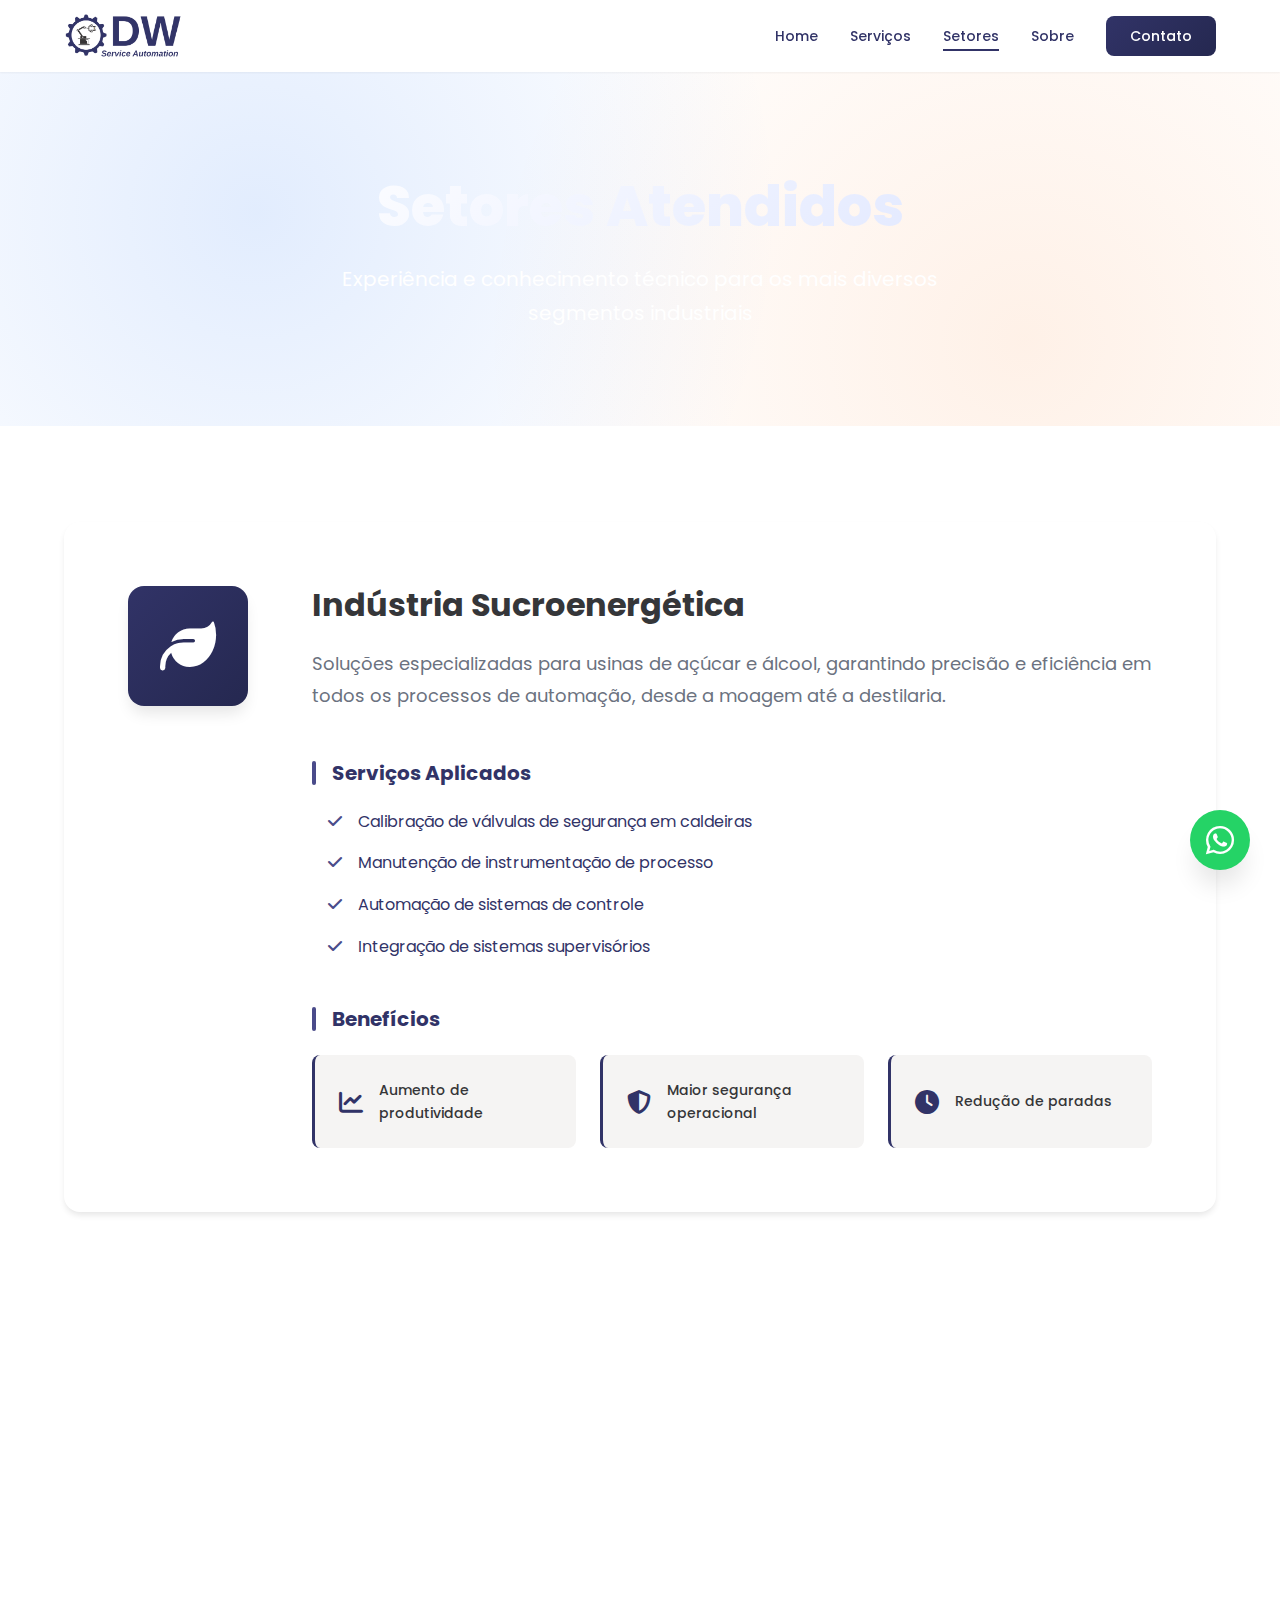
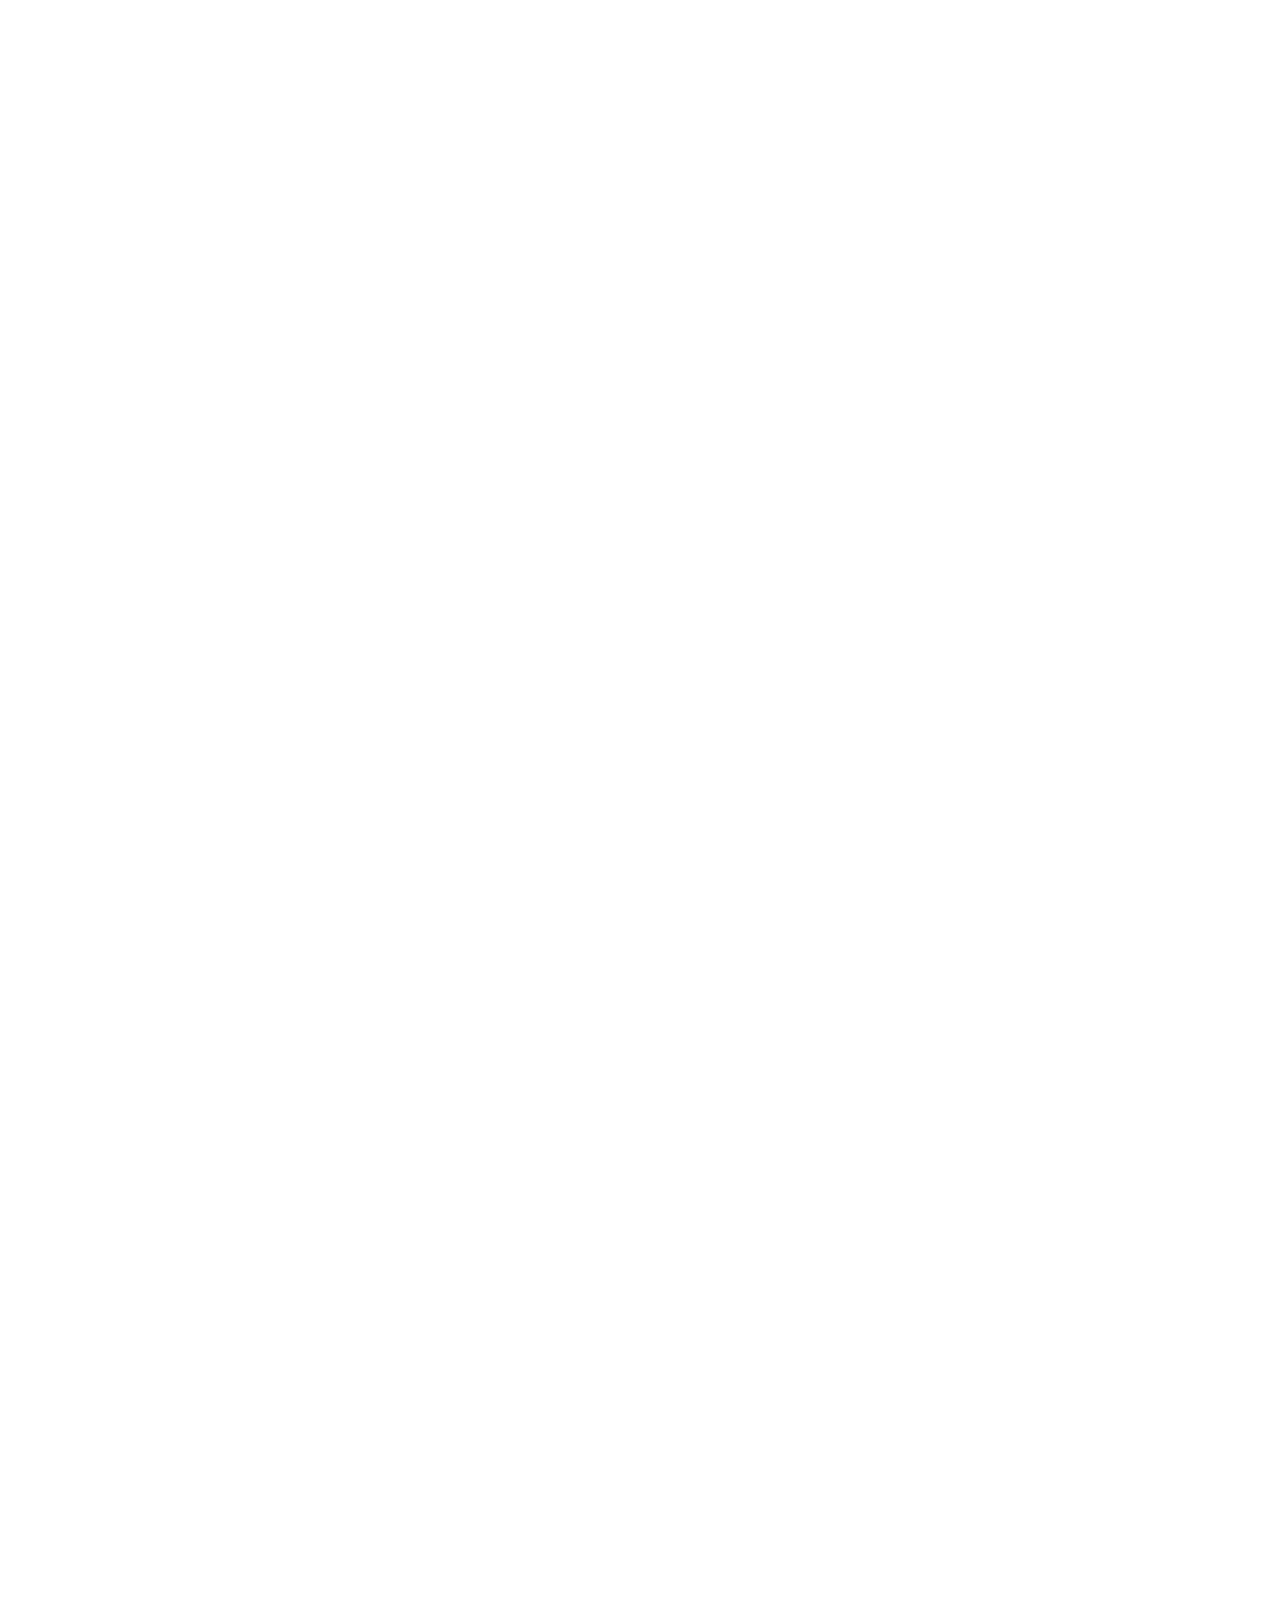
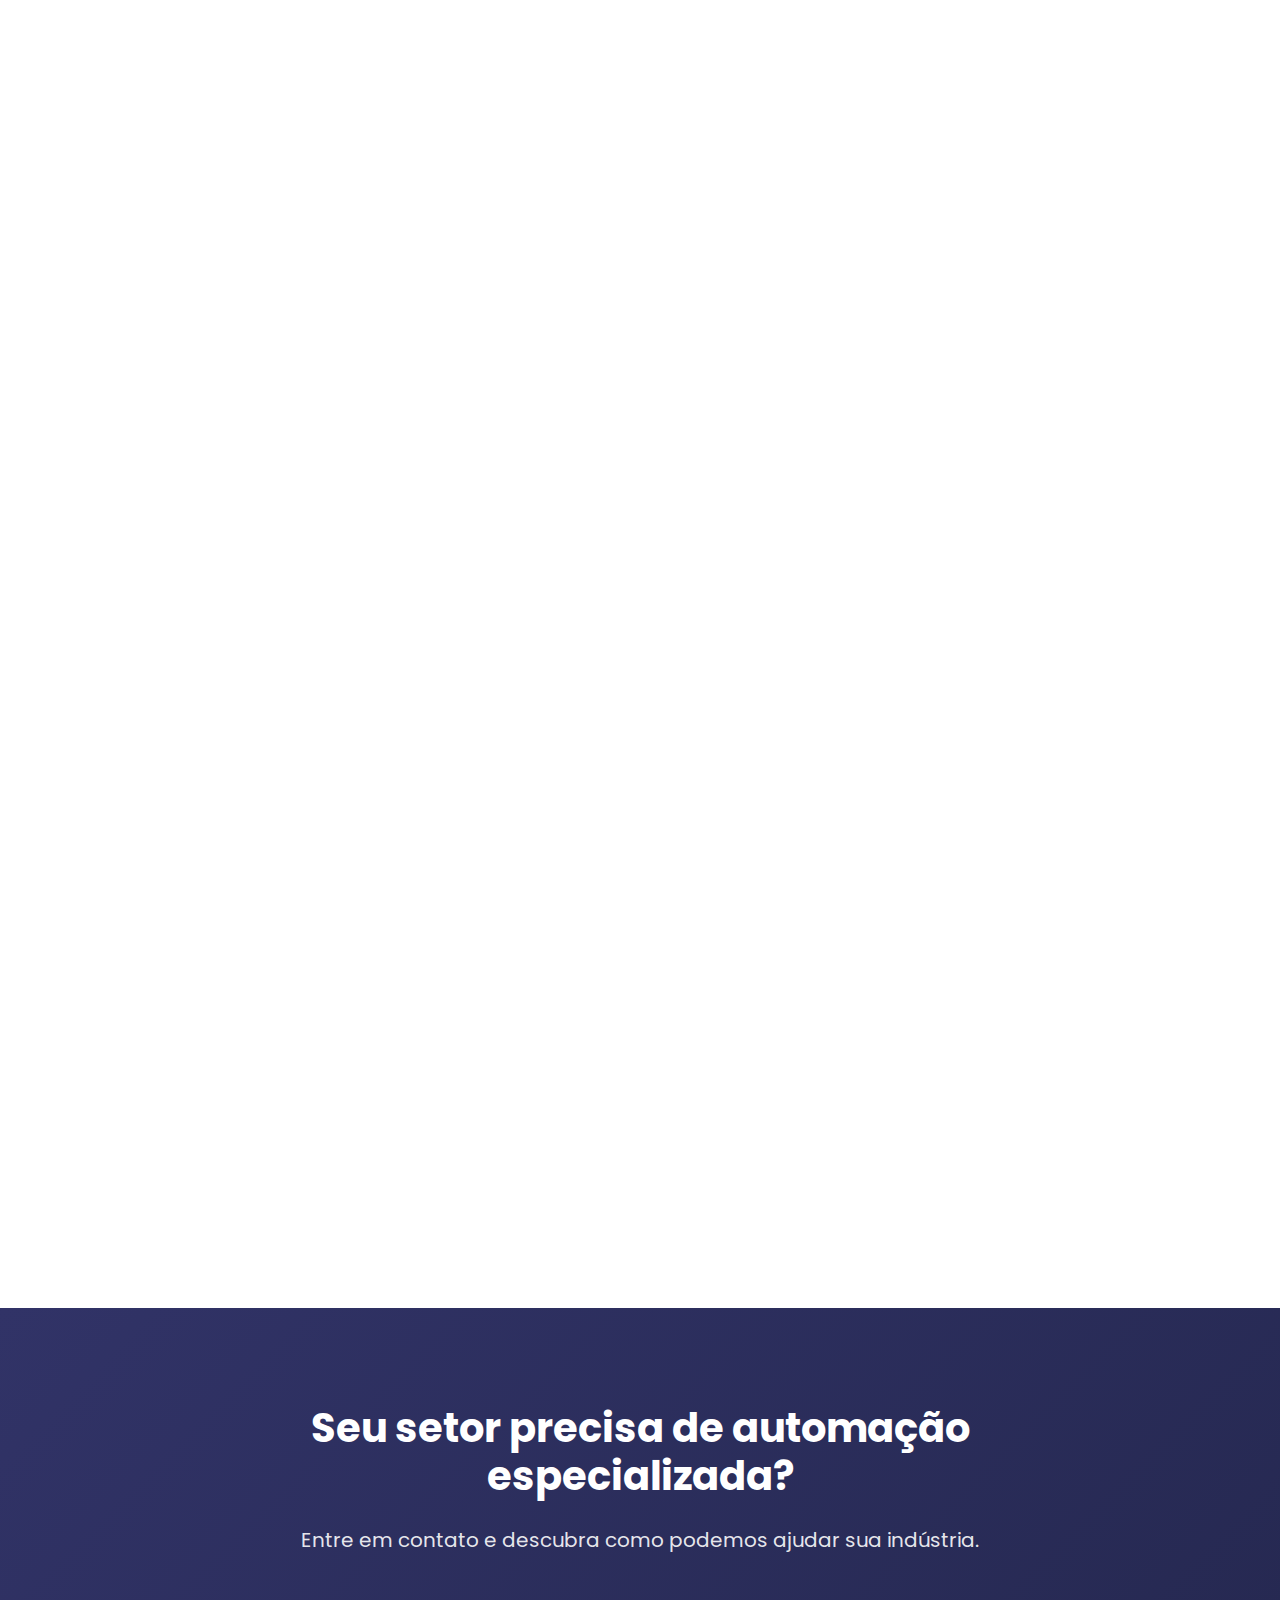
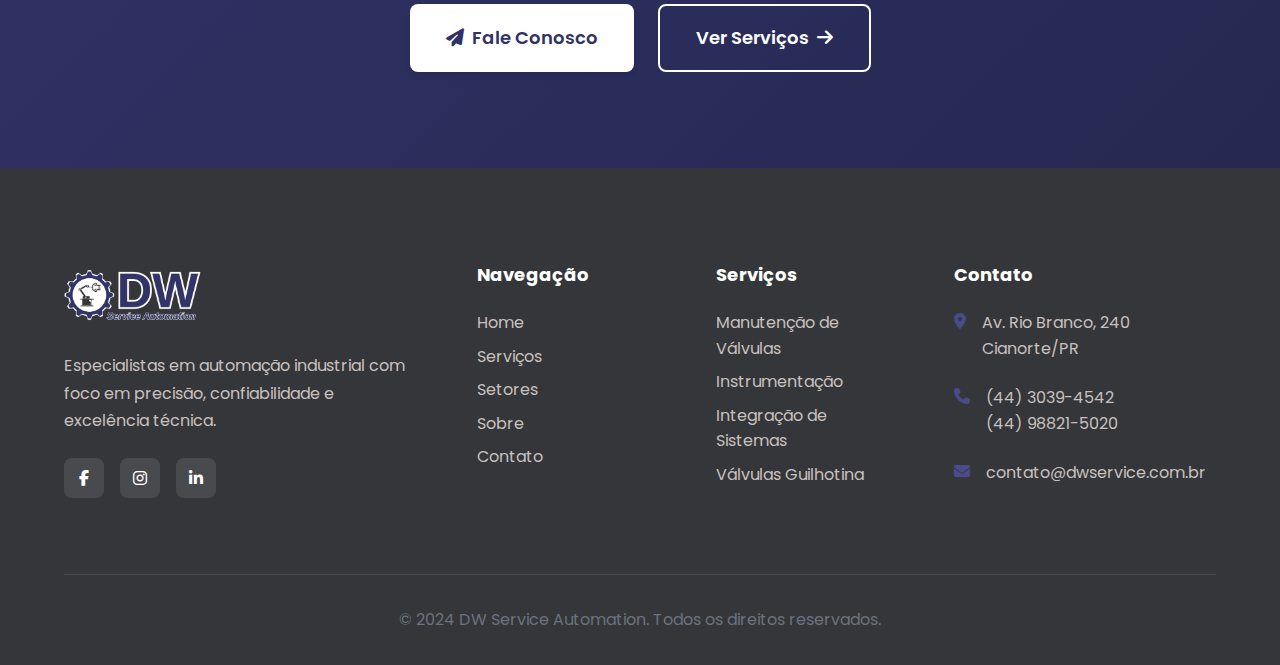
<file: setores.html>
<!DOCTYPE html>
<html lang="pt-BR">
<head>
    <meta charset="UTF-8">
    <meta name="viewport" content="width=device-width, initial-scale=1.0">
    <meta name="description" content="Setores atendidos pela DW Service Automation - Açúcar e Álcool, Grãos, Frigoríficos e mais">
    <title>Setores Atendidos - DW Service Automation</title>
    <link rel="stylesheet" href="css/styles.css">
    <link rel="stylesheet" href="css/setores.css">
    <link rel="preconnect" href="https://fonts.googleapis.com">
    <link rel="preconnect" href="https://fonts.gstatic.com" crossorigin>
    <link href="https://fonts.googleapis.com/css2?family=Poppins:wght@300;400;500;600;700&display=swap" rel="stylesheet">
    <link rel="stylesheet" href="https://cdnjs.cloudflare.com/ajax/libs/font-awesome/6.4.0/css/all.min.css">
    <link rel="icon" type="image/png" sizes="16x16" href="res/icone.png">
    <link rel="icon" type="image/png" sizes="32x32" href="res/icone.png">
    <link rel="icon" type="image/png" sizes="48x48" href="res/icone.png">
    <link rel="shortcut icon" type="image/png" href="res/icone.png">
</head>
<body>
    <!-- Header/Navigation -->
    <header class="header" id="header">
        <nav class="nav container">
            <a href="index.html" class="nav__logo">
                <img src="res/logo.png" alt="DW Service Automation">
            </a>

            <div class="nav__menu" id="nav-menu">
                <ul class="nav__list">
                    <li class="nav__item">
                        <a href="index.html" class="nav__link">Home</a>
                    </li>
                    <li class="nav__item">
                        <a href="servicos.html" class="nav__link">Serviços</a>
                    </li>
                    <li class="nav__item">
                        <a href="setores.html" class="nav__link active">Setores</a>
                    </li>
                    <li class="nav__item">
                        <a href="sobre.html" class="nav__link">Sobre</a>
                    </li>
                    <li class="nav__item">
                        <a href="contato.html" class="nav__link nav__cta">Contato</a>
                    </li>
                </ul>
                <div class="nav__close" id="nav-close">
                    <i class="fas fa-times"></i>
                </div>
            </div>

            <div class="nav__toggle" id="nav-toggle">
                <i class="fas fa-bars"></i>
            </div>
        </nav>
    </header>

    <!-- Page Header -->
    <section class="page-header">
        <div class="container">
            <div class="page-header__content">
                <h1 class="page-header__title">Setores Atendidos</h1>
                <p class="page-header__description">
                    Experiência e conhecimento técnico para os mais diversos segmentos industriais
                </p>
            </div>
        </div>
    </section>

    <!-- Setores -->
    <section class="setores-lista section">
        <div class="container">
            <!-- Açúcar e Álcool -->
            <div class="setor-item" data-aos="fade-up">
                <div class="setor-item__icon">
                    <i class="fas fa-leaf"></i>
                </div>
                <div class="setor-item__content">
                    <h2 class="setor-item__title">Indústria Sucroenergética</h2>
                    <p class="setor-item__description">
                        Soluções especializadas para usinas de açúcar e álcool, garantindo precisão e eficiência 
                        em todos os processos de automação, desde a moagem até a destilaria.
                    </p>
                    
                    <h3 class="setor-item__subtitle">Serviços Aplicados</h3>
                    <ul class="setor-item__list">
                        <li><i class="fas fa-check"></i> Calibração de válvulas de segurança em caldeiras</li>
                        <li><i class="fas fa-check"></i> Manutenção de instrumentação de processo</li>
                        <li><i class="fas fa-check"></i> Automação de sistemas de controle</li>
                        <li><i class="fas fa-check"></i> Integração de sistemas supervisórios</li>
                    </ul>
                    
                    <h3 class="setor-item__subtitle">Benefícios</h3>
                    <div class="beneficios-grid">
                        <div class="beneficio-card">
                            <i class="fas fa-chart-line"></i>
                            <span>Aumento de produtividade</span>
                        </div>
                        <div class="beneficio-card">
                            <i class="fas fa-shield-alt"></i>
                            <span>Maior segurança operacional</span>
                        </div>
                        <div class="beneficio-card">
                            <i class="fas fa-clock"></i>
                            <span>Redução de paradas</span>
                        </div>
                    </div>
                </div>
            </div>

            <!-- Grãos e Sementes -->
            <div class="setor-item setor-item--reverse" data-aos="fade-up">
                <div class="setor-item__icon">
                    <i class="fas fa-seedling"></i>
                </div>
                <div class="setor-item__content">
                    <h2 class="setor-item__title">Armazenamento e Processamento de Grãos</h2>
                    <p class="setor-item__description">
                        Especialização em sistemas para armazenamento, secagem e transporte de grãos. 
                        Nossa fabricação própria de válvulas guilhotina é o diferencial para este setor.
                    </p>
                    
                    <h3 class="setor-item__subtitle">Soluções Específicas</h3>
                    <ul class="setor-item__list">
                        <li><i class="fas fa-check"></i> Válvulas guilhotina para silos e moegas</li>
                        <li><i class="fas fa-check"></i> Sistemas de dosagem automatizados</li>
                        <li><i class="fas fa-check"></i> Controle de elevadores de grãos</li>
                        <li><i class="fas fa-check"></i> Monitoramento de temperatura e umidade</li>
                    </ul>
                    
                    <h3 class="setor-item__subtitle">Diferenciais</h3>
                    <div class="beneficios-grid">
                        <div class="beneficio-card">
                            <i class="fas fa-industry"></i>
                            <span>Fabricação própria customizada</span>
                        </div>
                        <div class="beneficio-card">
                            <i class="fas fa-wrench"></i>
                            <span>Manutenção especializada</span>
                        </div>
                        <div class="beneficio-card">
                            <i class="fas fa-cog"></i>
                            <span>Controle proporcional</span>
                        </div>
                    </div>
                </div>
            </div>

            <!-- Frigoríficos -->
            <div class="setor-item" data-aos="fade-up">
                <div class="setor-item__icon">
                    <i class="fas fa-drumstick-bite"></i>
                </div>
                <div class="setor-item__content">
                    <h2 class="setor-item__title">Frigoríficos e Indústria de Alimentos</h2>
                    <p class="setor-item__description">
                        Automação e controle de processos para frigoríficos, garantindo a qualidade e segurança 
                        alimentar através de sistemas precisos e confiáveis.
                    </p>
                    
                    <h3 class="setor-item__subtitle">Aplicações</h3>
                    <ul class="setor-item__list">
                        <li><i class="fas fa-check"></i> Sistemas de refrigeração industrial</li>
                        <li><i class="fas fa-check"></i> Controle de temperatura em câmaras frias</li>
                        <li><i class="fas fa-check"></i> Automação de linhas de processamento</li>
                        <li><i class="fas fa-check"></i> Válvulas sanitárias e de controle</li>
                    </ul>
                    
                    <h3 class="setor-item__subtitle">Conformidade</h3>
                    <div class="beneficios-grid">
                        <div class="beneficio-card">
                            <i class="fas fa-certificate"></i>
                            <span>Normas sanitárias</span>
                        </div>
                        <div class="beneficio-card">
                            <i class="fas fa-thermometer-half"></i>
                            <span>Controle rigoroso</span>
                        </div>
                        <div class="beneficio-card">
                            <i class="fas fa-check-double"></i>
                            <span>Rastreabilidade total</span>
                        </div>
                    </div>
                </div>
            </div>

            <!-- Fertilizantes -->
            <div class="setor-item setor-item--reverse" data-aos="fade-up">
                <div class="setor-item__icon">
                    <i class="fas fa-flask"></i>
                </div>
                <div class="setor-item__content">
                    <h2 class="setor-item__title">Indústria de Fertilizantes</h2>
                    <p class="setor-item__description">
                        Sistemas robustos de automação para processos químicos complexos, garantindo 
                        segurança e eficiência na produção de fertilizantes.
                    </p>
                    
                    <h3 class="setor-item__subtitle">Expertise</h3>
                    <ul class="setor-item__list">
                        <li><i class="fas fa-check"></i> Válvulas para ambientes corrosivos</li>
                        <li><i class="fas fa-check"></i> Instrumentação resistente</li>
                        <li><i class="fas fa-check"></i> Sistemas de dosagem precisa</li>
                        <li><i class="fas fa-check"></i> Controle de processos químicos</li>
                    </ul>
                    
                    <h3 class="setor-item__subtitle">Segurança</h3>
                    <div class="beneficios-grid">
                        <div class="beneficio-card">
                            <i class="fas fa-hard-hat"></i>
                            <span>Protocolos rigorosos</span>
                        </div>
                        <div class="beneficio-card">
                            <i class="fas fa-exclamation-triangle"></i>
                            <span>Áreas classificadas</span>
                        </div>
                        <div class="beneficio-card">
                            <i class="fas fa-user-shield"></i>
                            <span>Equipe certificada</span>
                        </div>
                    </div>
                </div>
            </div>

            <!-- Óleo Vegetal -->
            <div class="setor-item" data-aos="fade-up">
                <div class="setor-item__icon">
                    <i class="fas fa-tint"></i>
                </div>
                <div class="setor-item__content">
                    <h2 class="setor-item__title">Indústria de Óleo Vegetal</h2>
                    <p class="setor-item__description">
                        Soluções completas para processamento de oleaginosas, desde a extração até o 
                        refino, com foco em eficiência e qualidade do produto final.
                    </p>
                    
                    <h3 class="setor-item__subtitle">Serviços</h3>
                    <ul class="setor-item__list">
                        <li><i class="fas fa-check"></i> Controle de processos de extração</li>
                        <li><i class="fas fa-check"></i> Automação de refinaria</li>
                        <li><i class="fas fa-check"></i> Sistemas de filtragem</li>
                        <li><i class="fas fa-check"></i> Monitoramento de qualidade</li>
                    </ul>
                    
                    <h3 class="setor-item__subtitle">Vantagens</h3>
                    <div class="beneficios-grid">
                        <div class="beneficio-card">
                            <i class="fas fa-balance-scale"></i>
                            <span>Precisão na dosagem</span>
                        </div>
                        <div class="beneficio-card">
                            <i class="fas fa-recycle"></i>
                            <span>Otimização de recursos</span>
                        </div>
                        <div class="beneficio-card">
                            <i class="fas fa-medal"></i>
                            <span>Qualidade superior</span>
                        </div>
                    </div>
                </div>
            </div>
        </div>
    </section>

    <!-- CTA Section -->
    <section class="cta section">
        <div class="container">
            <div class="cta__content">
                <h2 class="cta__title">Seu setor precisa de automação especializada?</h2>
                <p class="cta__description">
                    Entre em contato e descubra como podemos ajudar sua indústria.
                </p>
                <div class="cta__buttons">
                    <a href="contato.html" class="btn btn--primary btn--large">
                        <i class="fas fa-paper-plane"></i>
                        Fale Conosco
                    </a>
                    <a href="servicos.html" class="btn btn--outline btn--large">
                        Ver Serviços
                        <i class="fas fa-arrow-right"></i>
                    </a>
                </div>
            </div>
        </div>
    </section>

    <!-- Footer -->
    <footer class="footer">
        <div class="container">
            <div class="footer__grid">
                <div class="footer__col">
                <div class="footer__logo">
                    <img src="res/logo.png" alt="DW Service Automation">
                    </div>
                    <p class="footer__description">
                        Especialistas em automação industrial com foco em precisão, confiabilidade e excelência técnica.
                    </p>
                    <div class="footer__social">
                        <a href="#" class="footer__social-link" aria-label="Facebook">
                            <i class="fab fa-facebook-f"></i>
                        </a>
                        <a href="#" class="footer__social-link" aria-label="Instagram">
                            <i class="fab fa-instagram"></i>
                        </a>
                        <a href="#" class="footer__social-link" aria-label="LinkedIn">
                            <i class="fab fa-linkedin-in"></i>
                        </a>
                    </div>
                </div>

                <div class="footer__col">
                    <h4 class="footer__title">Navegação</h4>
                    <ul class="footer__links">
                        <li><a href="index.html">Home</a></li>
                        <li><a href="servicos.html">Serviços</a></li>
                        <li><a href="setores.html">Setores</a></li>
                        <li><a href="sobre.html">Sobre</a></li>
                        <li><a href="contato.html">Contato</a></li>
                    </ul>
                </div>

                <div class="footer__col">
                    <h4 class="footer__title">Serviços</h4>
                    <ul class="footer__links">
                        <li><a href="servicos.html#manutencao">Manutenção de Válvulas</a></li>
                        <li><a href="servicos.html#instrumentacao">Instrumentação</a></li>
                        <li><a href="servicos.html#integracao">Integração de Sistemas</a></li>
                        <li><a href="servicos.html#guilhotina">Válvulas Guilhotina</a></li>
                    </ul>
                </div>

                <div class="footer__col">
                    <h4 class="footer__title">Contato</h4>
                    <ul class="footer__contact">
                        <li>
                            <i class="fas fa-map-marker-alt"></i>
                            <span>Av. Rio Branco, 240<br>Cianorte/PR</span>
                        </li>
                        <li>
                            <i class="fas fa-phone"></i>
                            <div>
                                <a href="tel:+554430394542">(44) 3039-4542</a><br>
                                <a href="tel:+5544988215020">(44) 98821-5020</a>
                            </div>
                        </li>
                        <li>
                            <i class="fas fa-envelope"></i>
                            <a href="mailto:contato@dwservice.com.br">contato@dwservice.com.br</a>
                        </li>
                    </ul>
                </div>
            </div>

            <div class="footer__bottom">
                <p>&copy; 2024 DW Service Automation. Todos os direitos reservados.</p>
            </div>
        </div>
    </footer>

    <!-- WhatsApp Flutuante -->
    <a href="https://wa.me/5544988215020" class="whatsapp-float" target="_blank" aria-label="WhatsApp">
        <i class="fab fa-whatsapp"></i>
    </a>

    <!-- Scroll to Top Button -->
    <button class="scroll-top" id="scroll-top" aria-label="Voltar ao topo">
        <i class="fas fa-arrow-up"></i>
    </button>

    <script src="js/main.js"></script>
</body>
</html>
</file>
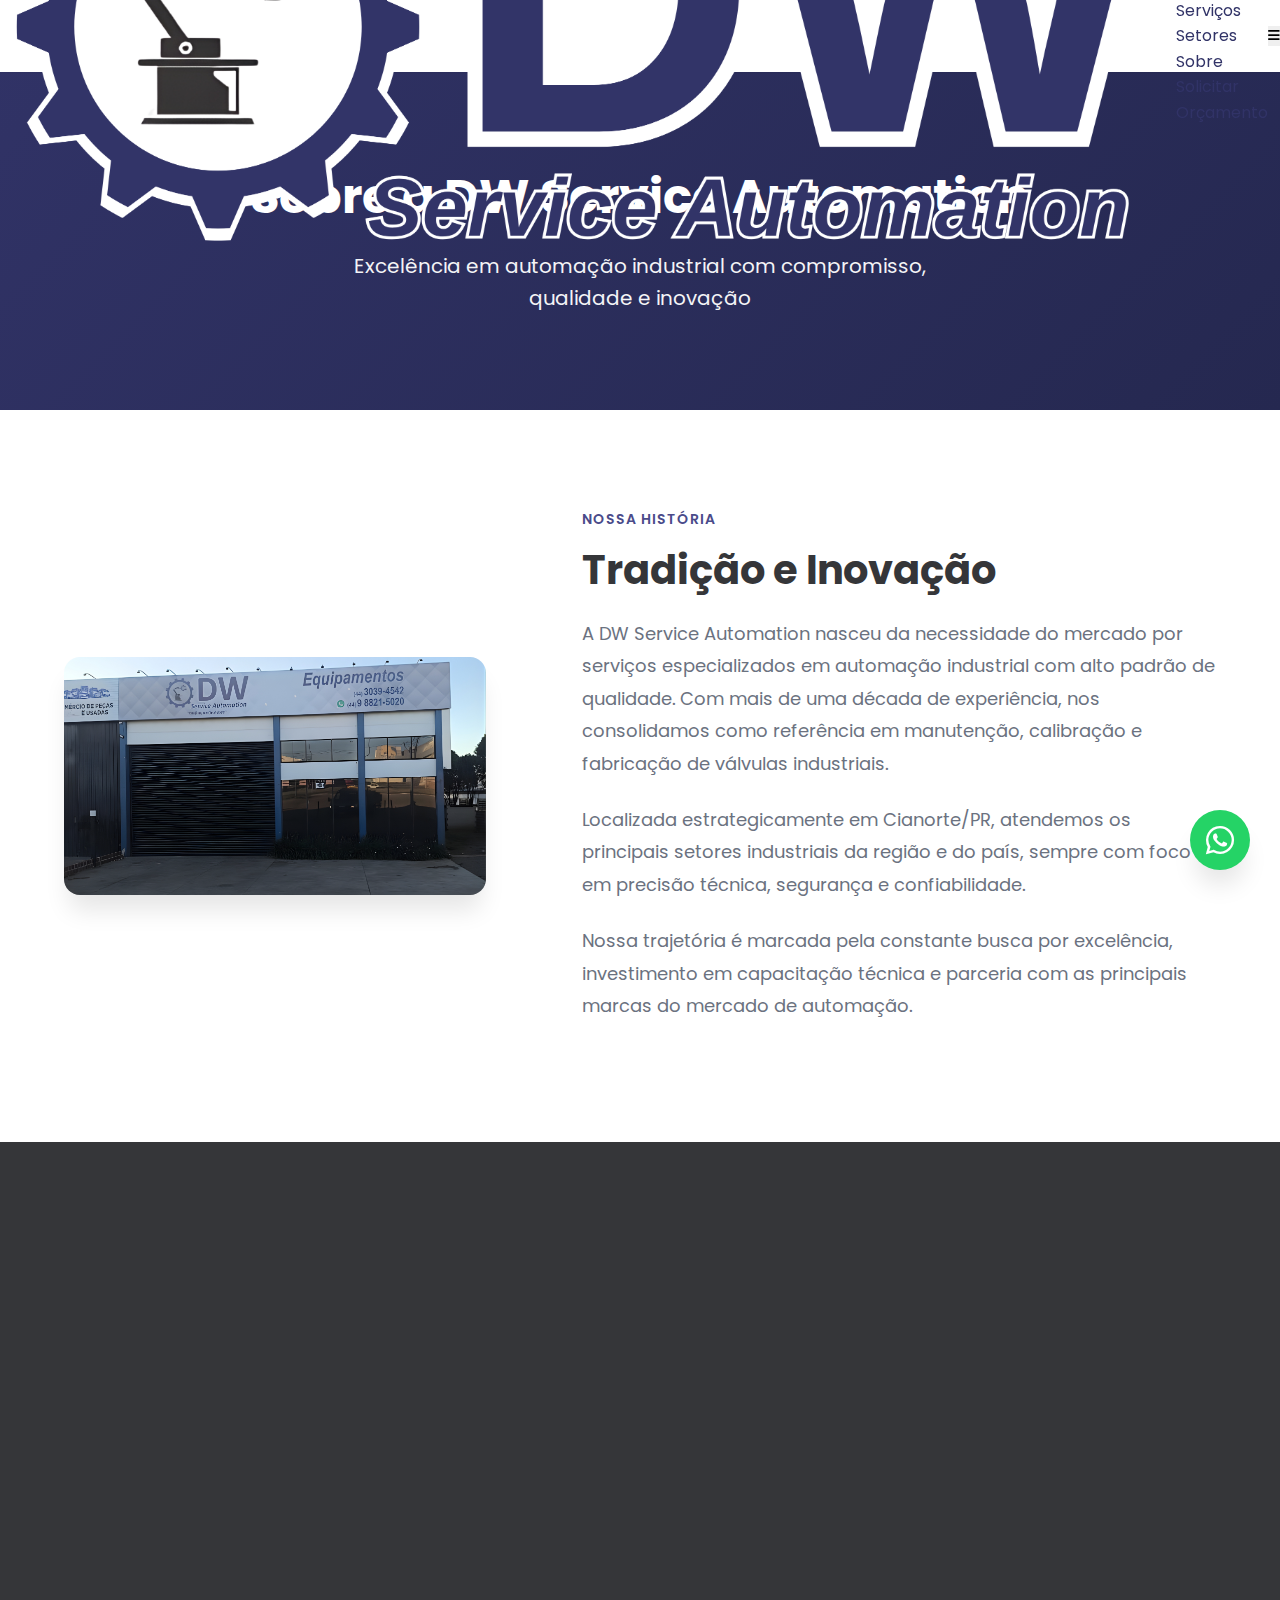
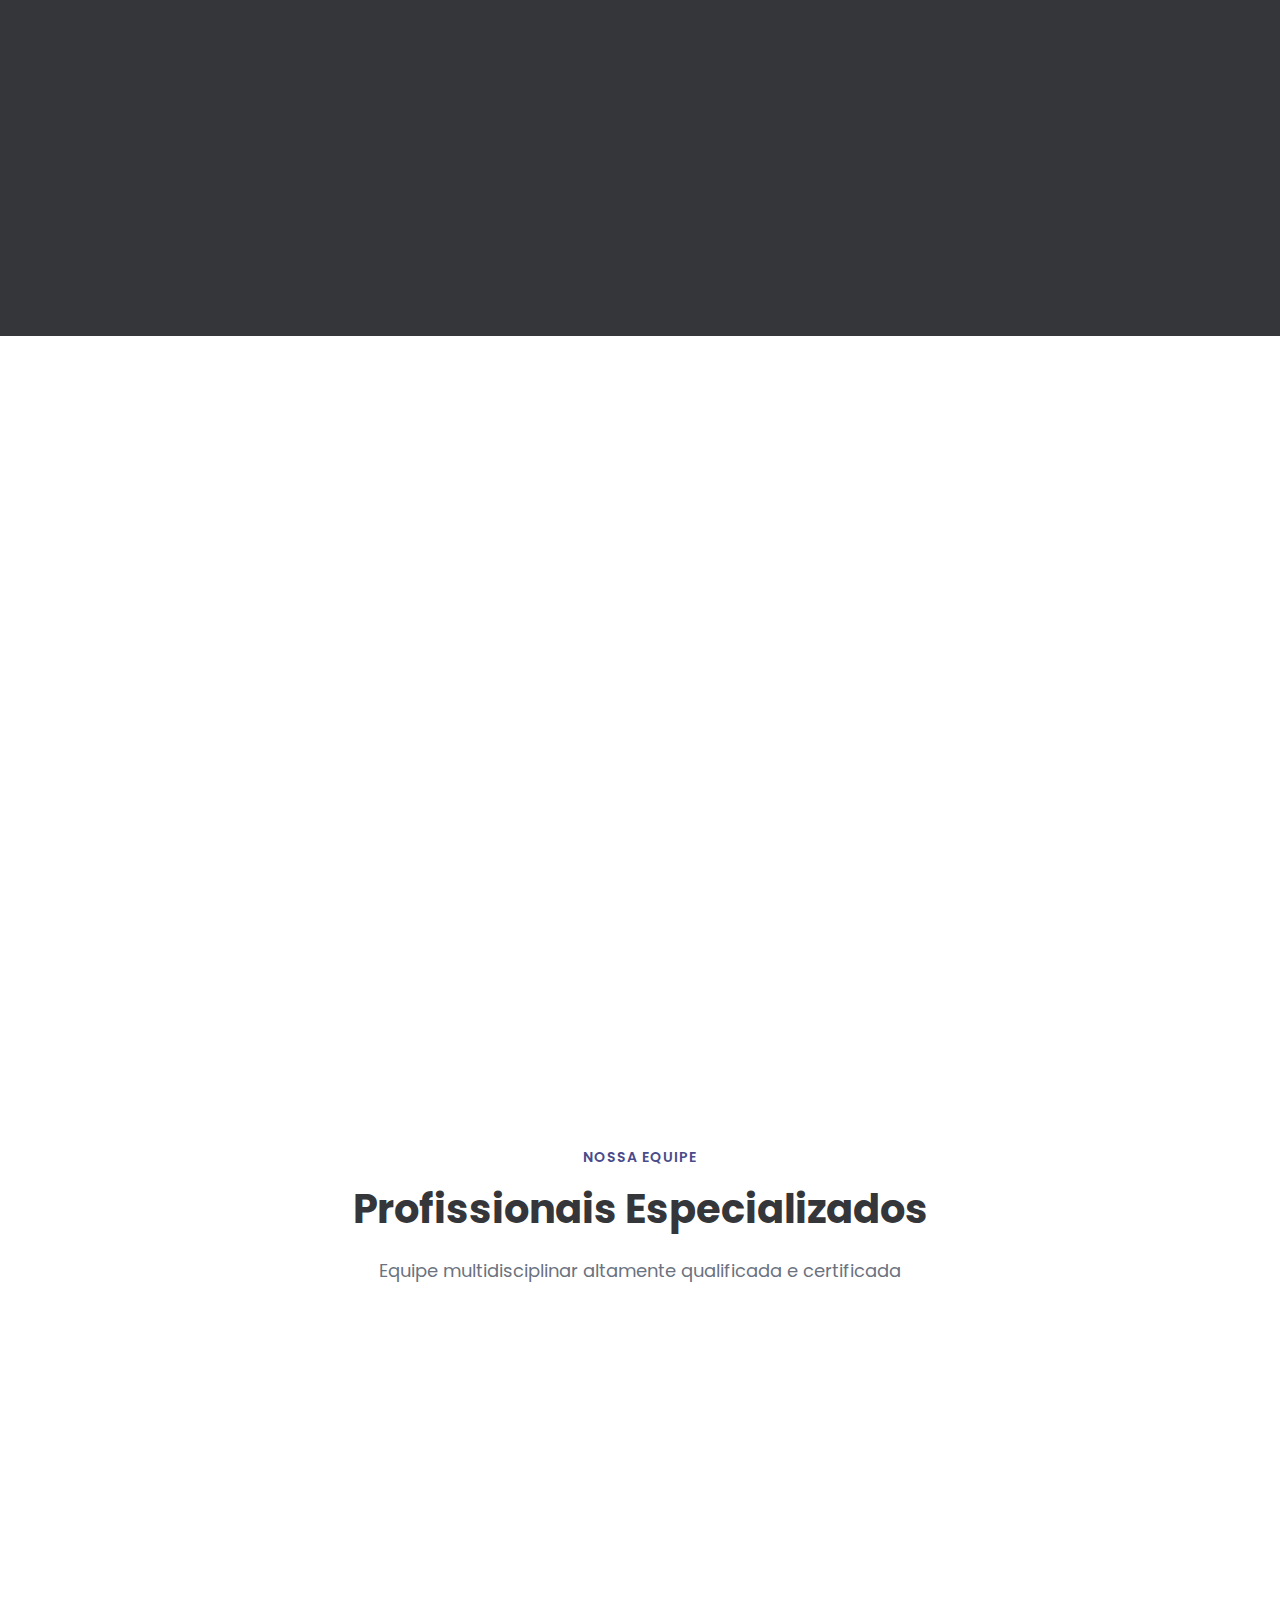
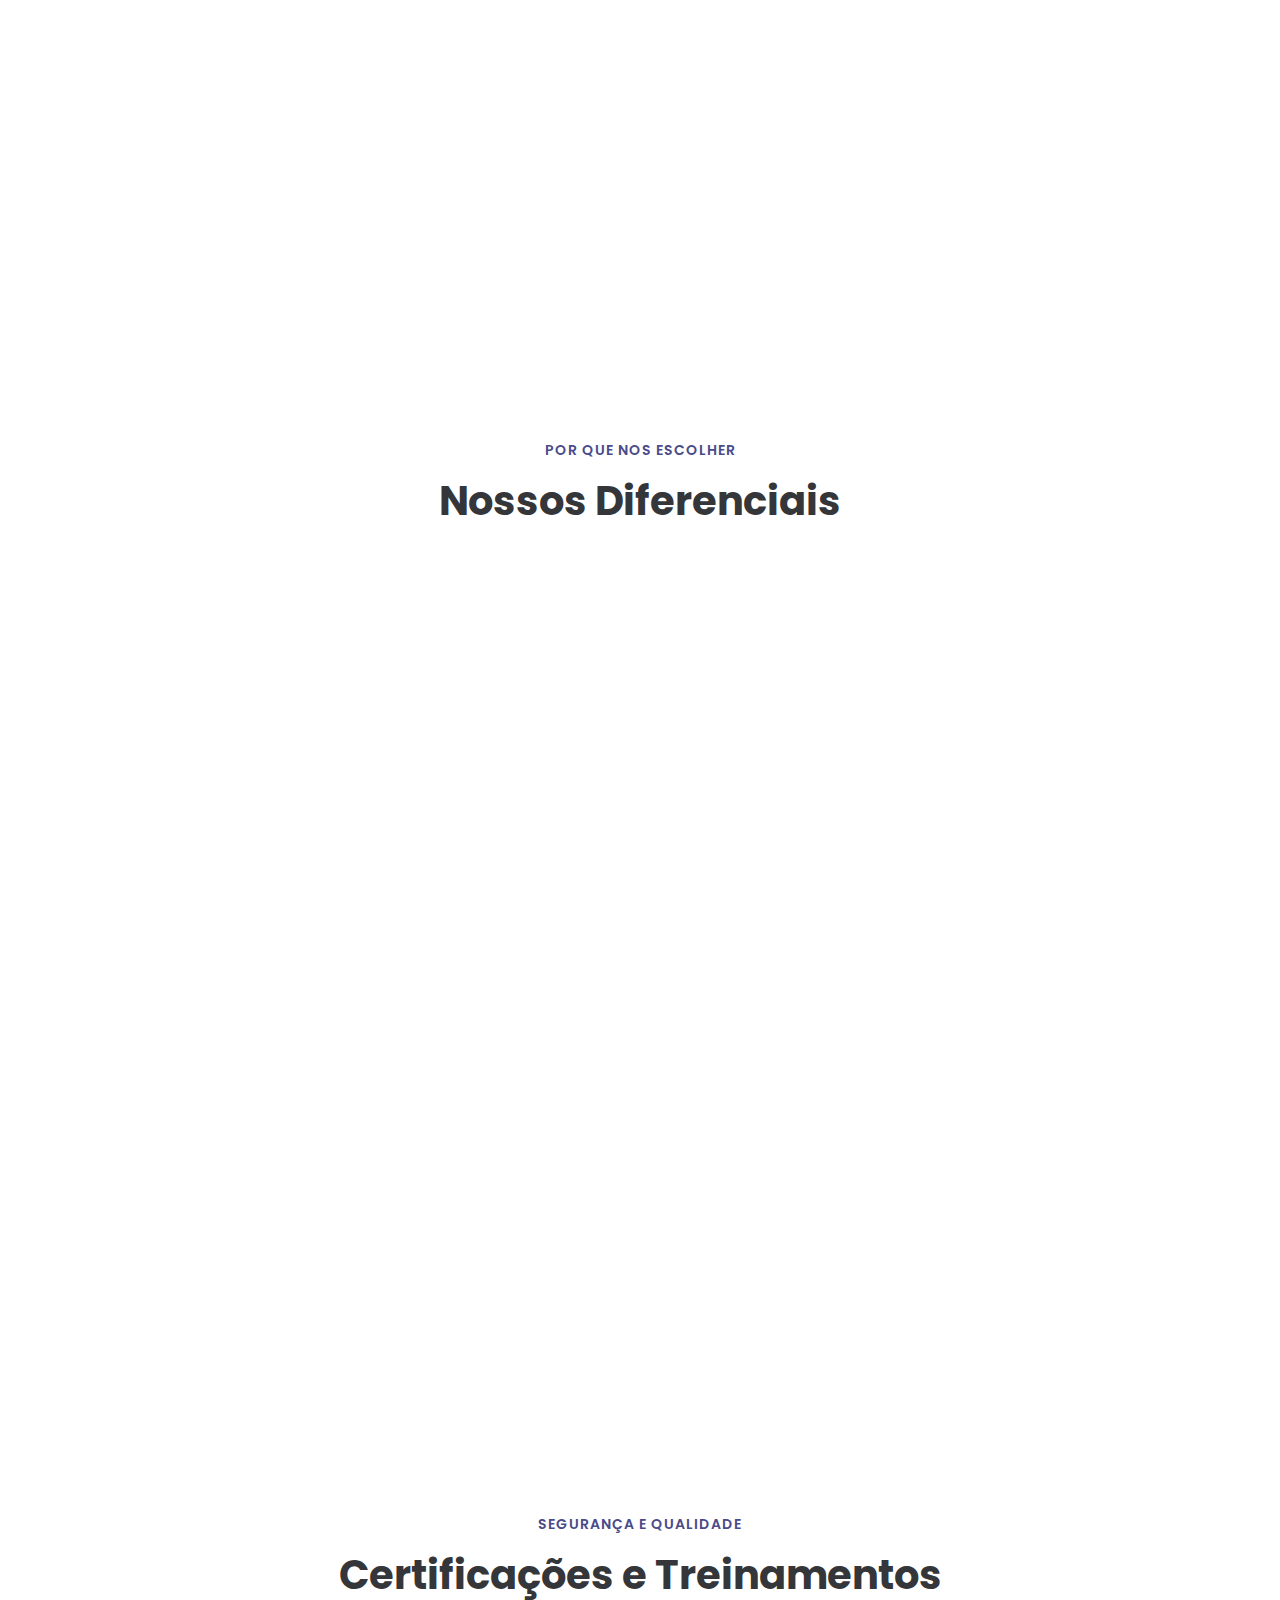
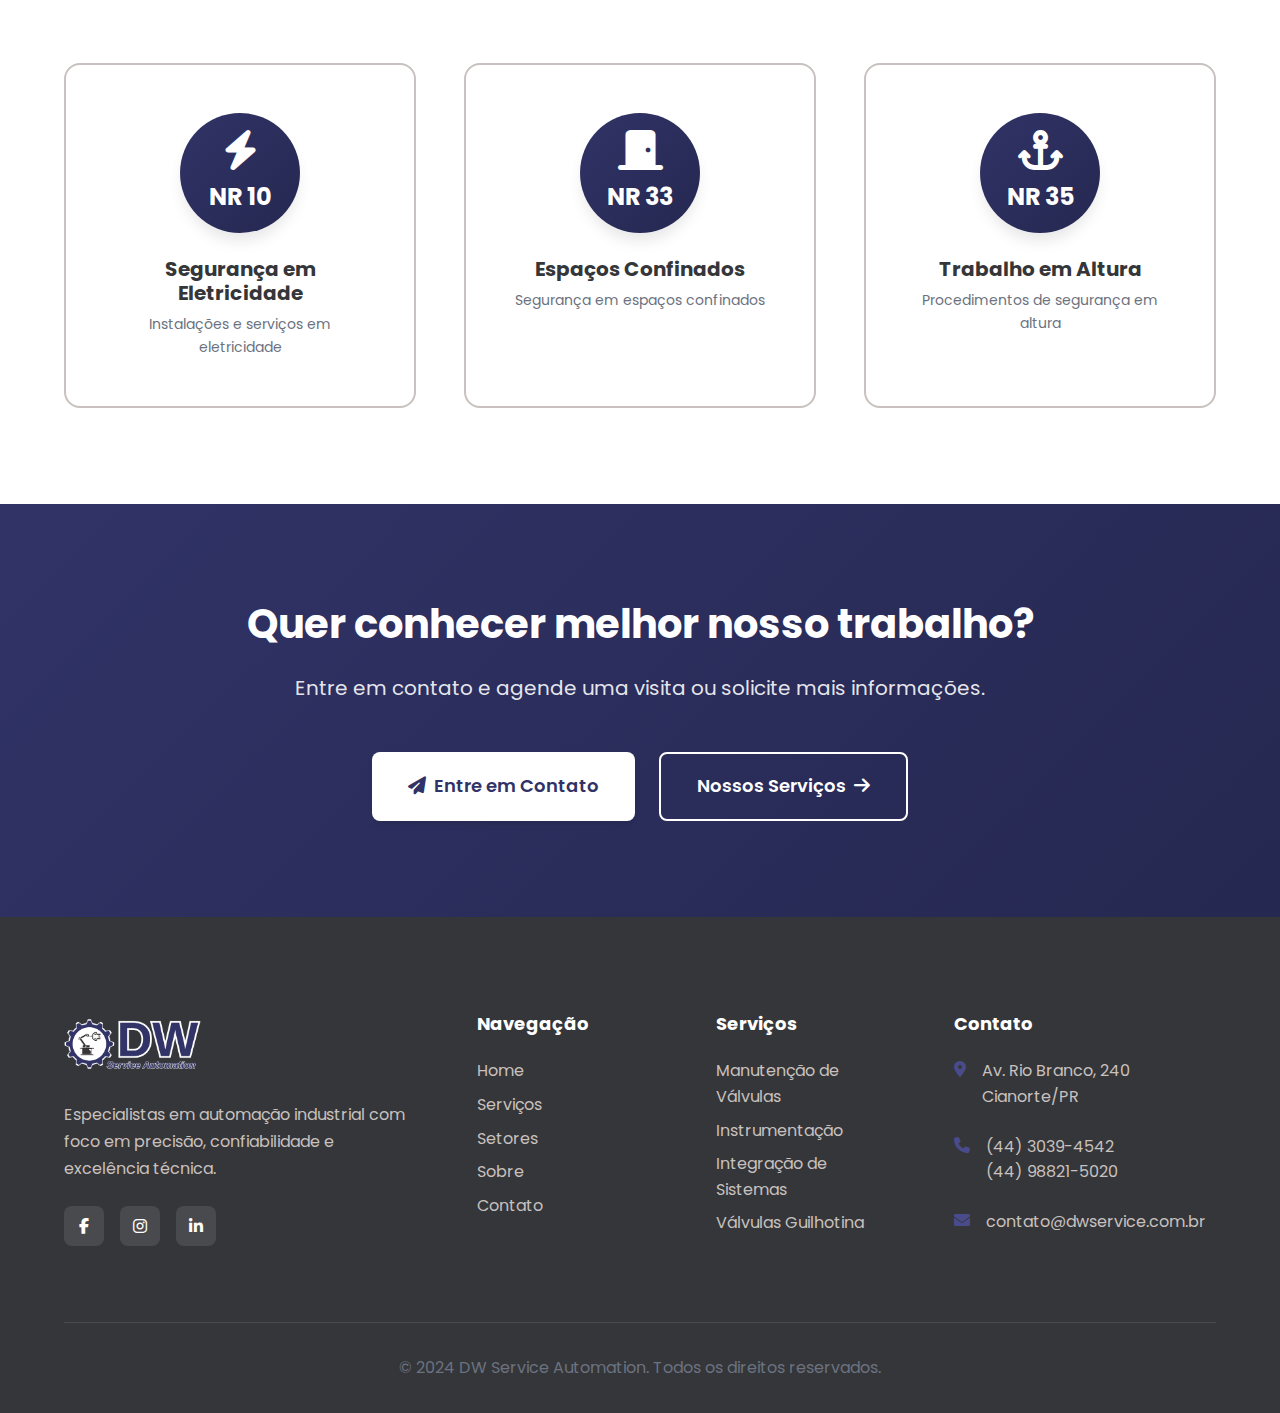
<file: sobre.html>
<!DOCTYPE html>
<html lang="pt-BR">
<head>
    <meta charset="UTF-8">
    <meta name="viewport" content="width=device-width, initial-scale=1.0">
    <meta name="description" content="Conheça a DW Service Automation - História, equipe e valores">
    <title>Sobre Nós - DW Service Automation</title>
    <link rel="stylesheet" href="css/styles.css">
    <link rel="stylesheet" href="css/sobre.css">
    <link rel="preconnect" href="https://fonts.googleapis.com">
    <link rel="preconnect" href="https://fonts.gstatic.com" crossorigin>
    <link href="https://fonts.googleapis.com/css2?family=Poppins:wght@300;400;500;600;700&display=swap" rel="stylesheet">
    <link rel="stylesheet" href="https://cdnjs.cloudflare.com/ajax/libs/font-awesome/6.4.0/css/all.min.css">
    <link rel="icon" type="image/png" sizes="16x16" href="res/icone.png">
    <link rel="icon" type="image/png" sizes="32x32" href="res/icone.png">
    <link rel="icon" type="image/png" sizes="48x48" href="res/icone.png">
    <link rel="shortcut icon" type="image/png" href="res/icone.png">
</head>
<body>
    <!-- Header/Navigation -->
    <header class="header" id="header">
        <nav class="nav">
            <a href="index.html" class="logo">
                <img src="res/logo.png" alt="DW Service Automation">
            </a>
            <ul class="nav-links" id="navLinks">
                <li><a href="index.html">Home</a></li>
                <li><a href="index.html#produtos">Produtos</a></li>
                <li><a href="servicos.html">Serviços</a></li>
                <li><a href="setores.html">Setores</a></li>
                <li><a href="sobre.html" class="active">Sobre</a></li>
                <li><a href="contato.html" class="nav-cta">Solicitar Orçamento</a></li>
            </ul>
            <button class="menu-toggle" id="menuToggle">
                <i class="fas fa-bars"></i>
            </button>
        </nav>
    </header>

    <!-- Page Header -->
    <section class="page-header">
        <div class="container">
            <div class="page-header__content">
                <h1 class="page-header__title">Sobre a DW Service Automation</h1>
                <p class="page-header__description">
                    Excelência em automação industrial com compromisso, qualidade e inovação
                </p>
            </div>
        </div>
    </section>

    <!-- História -->
    <section class="historia section">
        <div class="container">
            <div class="historia__grid">
            <div class="historia__image">
                <figure class="historia__photo">
                    <img src="res/fachada-empres.jpg" alt="Fachada da DW Service Automation em Cianorte" loading="lazy">
                </figure>
            </div>
                <div class="historia__content">
                    <span class="section__subtitle">Nossa História</span>
                    <h2 class="section__title">Tradição e Inovação</h2>
                    <p class="historia__text">
                        A DW Service Automation nasceu da necessidade do mercado por serviços especializados 
                        em automação industrial com alto padrão de qualidade. Com mais de uma década de experiência, 
                        nos consolidamos como referência em manutenção, calibração e fabricação de válvulas industriais.
                    </p>
                    <p class="historia__text">
                        Localizada estrategicamente em Cianorte/PR, atendemos os principais setores industriais 
                        da região e do país, sempre com foco em precisão técnica, segurança e confiabilidade.
                    </p>
                    <p class="historia__text">
                        Nossa trajetória é marcada pela constante busca por excelência, investimento em capacitação 
                        técnica e parceria com as principais marcas do mercado de automação.
                    </p>
                </div>
            </div>
        </div>
    </section>

    <!-- Missão, Visão e Valores -->
    <section class="mvv section section--dark">
        <div class="container">
            <div class="mvv__grid">
                <div class="mvv__card" data-aos="fade-up">
                    <div class="mvv__icon">
                        <i class="fas fa-bullseye"></i>
                    </div>
                    <h3 class="mvv__title">Missão</h3>
                    <p class="mvv__description">
                        Fornecer soluções completas em automação industrial com excelência técnica, 
                        garantindo a eficiência, segurança e produtividade dos processos de nossos clientes.
                    </p>
                </div>

                <div class="mvv__card" data-aos="fade-up" data-aos-delay="100">
                    <div class="mvv__icon">
                        <i class="fas fa-eye"></i>
                    </div>
                    <h3 class="mvv__title">Visão</h3>
                    <p class="mvv__description">
                        Ser reconhecida como a empresa líder em automação industrial no mercado regional, 
                        referência em qualidade, inovação e atendimento personalizado.
                    </p>
                </div>

                <div class="mvv__card" data-aos="fade-up" data-aos-delay="200">
                    <div class="mvv__icon">
                        <i class="fas fa-heart"></i>
                    </div>
                    <h3 class="mvv__title">Valores</h3>
                    <ul class="mvv__list">
                        <li><i class="fas fa-check"></i> Excelência Técnica</li>
                        <li><i class="fas fa-check"></i> Compromisso com Qualidade</li>
                        <li><i class="fas fa-check"></i> Segurança em Primeiro Lugar</li>
                        <li><i class="fas fa-check"></i> Ética e Transparência</li>
                        <li><i class="fas fa-check"></i> Inovação Contínua</li>
                    </ul>
                </div>
            </div>
        </div>
    </section>

    <!-- Equipe -->
    <section class="equipe section">
        <div class="container">
            <div class="equipe__hero" data-aos="fade-up">
                <img src="res/equipe%20de%20funcionarios+valvula%20guilhotina.jpg" alt="Equipe DW reunida com válvula guilhotina" loading="lazy">
                <div class="equipe__hero-caption">
                    <span>Nosso time, nossa força</span>
                    <h3>Especialistas que vivem o universo das válvulas guilhotina</h3>
                </div>
            </div>
            <div class="section__header">
                <span class="section__subtitle">Nossa Equipe</span>
                <h2 class="section__title">Profissionais Especializados</h2>
                <p class="section__description">
                    Equipe multidisciplinar altamente qualificada e certificada
                </p>
            </div>

            <div class="equipe__grid">
                <div class="equipe__card" data-aos="zoom-in">
                    <div class="equipe__icon">
                        <i class="fas fa-user-tie"></i>
                    </div>
                    <h3 class="equipe__title">Engenheiros</h3>
                    <p class="equipe__description">
                        Profissionais com formação em Engenharia Elétrica, Mecânica e de Automação
                    </p>
                    <ul class="equipe__list">
                        <li><i class="fas fa-star"></i> Projetos complexos</li>
                        <li><i class="fas fa-star"></i> Consultoria técnica</li>
                        <li><i class="fas fa-star"></i> Gestão de projetos</li>
                    </ul>
                </div>

                <div class="equipe__card" data-aos="zoom-in" data-aos-delay="100">
                    <div class="equipe__icon">
                        <i class="fas fa-tools"></i>
                    </div>
                    <h3 class="equipe__title">Técnicos</h3>
                    <p class="equipe__description">
                        Técnicos especializados em instrumentação, automação e calibração
                    </p>
                    <ul class="equipe__list">
                        <li><i class="fas fa-star"></i> Manutenção preventiva</li>
                        <li><i class="fas fa-star"></i> Calibração de precisão</li>
                        <li><i class="fas fa-star"></i> Atendimento em campo</li>
                    </ul>
                </div>

                <div class="equipe__card" data-aos="zoom-in" data-aos-delay="200">
                    <div class="equipe__icon">
                        <i class="fas fa-bolt"></i>
                    </div>
                    <h3 class="equipe__title">Eletricistas</h3>
                    <p class="equipe__description">
                        Profissionais certificados em instalações elétricas industriais
                    </p>
                    <ul class="equipe__list">
                        <li><i class="fas fa-star"></i> Certificação NR-10</li>
                        <li><i class="fas fa-star"></i> Instalações elétricas</li>
                        <li><i class="fas fa-star"></i> Manutenção elétrica</li>
                    </ul>
                </div>
            </div>
        </div>
    </section>

    <!-- Diferenciais -->
    <section class="diferenciais section section--gray">
        <div class="container">
            <div class="section__header">
                <span class="section__subtitle">Por que nos escolher</span>
                <h2 class="section__title">Nossos Diferenciais</h2>
            </div>

            <div class="diferenciais__grid">
                <div class="diferencial__card" data-aos="fade-up">
                    <div class="diferencial__number">01</div>
                    <div class="diferencial__icon">
                        <i class="fas fa-industry"></i>
                    </div>
                    <h3 class="diferencial__title">Fabricação Própria</h3>
                    <p class="diferencial__description">
                        Válvulas guilhotina customizadas para suas necessidades específicas, 
                        com controle de qualidade rigoroso.
                    </p>
                </div>

                <div class="diferencial__card" data-aos="fade-up" data-aos-delay="100">
                    <div class="diferencial__number">02</div>
                    <div class="diferencial__icon">
                        <i class="fas fa-certificate"></i>
                    </div>
                    <h3 class="diferencial__title">Laudos Rastreados</h3>
                    <p class="diferencial__description">
                        Todos os serviços de calibração incluem laudos com rastreabilidade, 
                        garantindo conformidade técnica.
                    </p>
                </div>

                <div class="diferencial__card" data-aos="fade-up" data-aos-delay="200">
                    <div class="diferencial__number">03</div>
                    <div class="diferencial__icon">
                        <i class="fas fa-users"></i>
                    </div>
                    <h3 class="diferencial__title">Equipe Certificada</h3>
                    <p class="diferencial__description">
                        Profissionais treinados e certificados (NR 10, 33, 35), garantindo 
                        segurança em todas as operações.
                    </p>
                </div>

                <div class="diferencial__card" data-aos="fade-up" data-aos-delay="300">
                    <div class="diferencial__number">04</div>
                    <div class="diferencial__icon">
                        <i class="fas fa-handshake"></i>
                    </div>
                    <h3 class="diferencial__title">Marcas Premium</h3>
                    <p class="diferencial__description">
                        Parceiros oficiais de Rockwell, Siemens, Schneider e Smar, 
                        trabalhando com equipamentos de primeira linha.
                    </p>
                </div>

                <div class="diferencial__card" data-aos="fade-up" data-aos-delay="400">
                    <div class="diferencial__number">05</div>
                    <div class="diferencial__icon">
                        <i class="fas fa-wrench"></i>
                    </div>
                    <h3 class="diferencial__title">Estrutura Completa</h3>
                    <p class="diferencial__description">
                        Ferramentas e equipamentos modernos para atender qualquer 
                        demanda de automação industrial.
                    </p>
                </div>

                <div class="diferencial__card" data-aos="fade-up" data-aos-delay="500">
                    <div class="diferencial__number">06</div>
                    <div class="diferencial__icon">
                        <i class="fas fa-map-marker-alt"></i>
                    </div>
                    <h3 class="diferencial__title">Localização Estratégica</h3>
                    <p class="diferencial__description">
                        Sediados em Cianorte/PR, com fácil acesso aos principais 
                        polos industriais da região.
                    </p>
                </div>
            </div>
        </div>
    </section>

    <!-- Certificações -->
    <section class="certificacoes section">
        <div class="container">
            <div class="section__header">
                <span class="section__subtitle">Segurança e Qualidade</span>
                <h2 class="section__title">Certificações e Treinamentos</h2>
            </div>

            <div class="certificacoes__grid">
                <div class="certificacao__card">
                    <div class="certificacao__badge">
                        <i class="fas fa-bolt"></i>
                        <span>NR 10</span>
                    </div>
                    <h3>Segurança em Eletricidade</h3>
                    <p>Instalações e serviços em eletricidade</p>
                </div>

                <div class="certificacao__card">
                    <div class="certificacao__badge">
                        <i class="fas fa-door-closed"></i>
                        <span>NR 33</span>
                    </div>
                    <h3>Espaços Confinados</h3>
                    <p>Segurança em espaços confinados</p>
                </div>

                <div class="certificacao__card">
                    <div class="certificacao__badge">
                        <i class="fas fa-anchor"></i>
                        <span>NR 35</span>
                    </div>
                    <h3>Trabalho em Altura</h3>
                    <p>Procedimentos de segurança em altura</p>
                </div>
            </div>
        </div>
    </section>

    <!-- CTA Section -->
    <section class="cta section">
        <div class="container">
            <div class="cta__content">
                <h2 class="cta__title">Quer conhecer melhor nosso trabalho?</h2>
                <p class="cta__description">
                    Entre em contato e agende uma visita ou solicite mais informações.
                </p>
                <div class="cta__buttons">
                    <a href="contato.html" class="btn btn--primary btn--large">
                        <i class="fas fa-paper-plane"></i>
                        Entre em Contato
                    </a>
                    <a href="servicos.html" class="btn btn--outline btn--large">
                        Nossos Serviços
                        <i class="fas fa-arrow-right"></i>
                    </a>
                </div>
            </div>
        </div>
    </section>

    <!-- Footer -->
    <footer class="footer">
        <div class="container">
            <div class="footer__grid">
                <div class="footer__col">
                <div class="footer__logo">
                    <img src="res/logo.png" alt="DW Service Automation">
                    </div>
                    <p class="footer__description">
                        Especialistas em automação industrial com foco em precisão, confiabilidade e excelência técnica.
                    </p>
                    <div class="footer__social">
                        <a href="#" class="footer__social-link" aria-label="Facebook">
                            <i class="fab fa-facebook-f"></i>
                        </a>
                        <a href="#" class="footer__social-link" aria-label="Instagram">
                            <i class="fab fa-instagram"></i>
                        </a>
                        <a href="#" class="footer__social-link" aria-label="LinkedIn">
                            <i class="fab fa-linkedin-in"></i>
                        </a>
                    </div>
                </div>

                <div class="footer__col">
                    <h4 class="footer__title">Navegação</h4>
                    <ul class="footer__links">
                        <li><a href="index.html">Home</a></li>
                        <li><a href="servicos.html">Serviços</a></li>
                        <li><a href="setores.html">Setores</a></li>
                        <li><a href="sobre.html">Sobre</a></li>
                        <li><a href="contato.html">Contato</a></li>
                    </ul>
                </div>

                <div class="footer__col">
                    <h4 class="footer__title">Serviços</h4>
                    <ul class="footer__links">
                        <li><a href="servicos.html#manutencao">Manutenção de Válvulas</a></li>
                        <li><a href="servicos.html#instrumentacao">Instrumentação</a></li>
                        <li><a href="servicos.html#integracao">Integração de Sistemas</a></li>
                        <li><a href="servicos.html#guilhotina">Válvulas Guilhotina</a></li>
                    </ul>
                </div>

                <div class="footer__col">
                    <h4 class="footer__title">Contato</h4>
                    <ul class="footer__contact">
                        <li>
                            <i class="fas fa-map-marker-alt"></i>
                            <span>Av. Rio Branco, 240<br>Cianorte/PR</span>
                        </li>
                        <li>
                            <i class="fas fa-phone"></i>
                            <div>
                                <a href="tel:+554430394542">(44) 3039-4542</a><br>
                                <a href="tel:+5544988215020">(44) 98821-5020</a>
                            </div>
                        </li>
                        <li>
                            <i class="fas fa-envelope"></i>
                            <a href="mailto:contato@dwservice.com.br">contato@dwservice.com.br</a>
                        </li>
                    </ul>
                </div>
            </div>

            <div class="footer__bottom">
                <p>&copy; 2024 DW Service Automation. Todos os direitos reservados.</p>
            </div>
        </div>
    </footer>

    <!-- WhatsApp Flutuante -->
    <a href="https://wa.me/5544988215020" class="whatsapp-float" target="_blank" aria-label="WhatsApp">
        <i class="fab fa-whatsapp"></i>
    </a>

    <!-- Scroll to Top Button -->
    <button class="scroll-top" id="scroll-top" aria-label="Voltar ao topo">
        <i class="fas fa-arrow-up"></i>
    </button>

    <script src="js/main.js"></script>
</body>
</html>
</file>
<file: css/styles.css>
.hero__gallery-main img,
.servico__featured-main img {
    transition: opacity 0.6s ease;
}

.gallery-image--fading {
    opacity: 0;
}
/* ==================== VARIÁVEIS ==================== */
:root {
    /* Cores da Marca DW */
    --primary-color: #313367;
    --primary-dark: #252850;
    --primary-light: #4a4b8a;
    
    /* Cores Secundárias */
    --secondary-color: #353639;
    --secondary-light: #c8c1bf;
    --accent-color: #c8c1bf;
    
    /* Cores Neutras */
    --dark-color: #353639;
    --dark-gray: #313367;
    --gray: #6b7280;
    --light-gray: #c8c1bf;
    --lighter-gray: #f5f4f3;
    --white: #ffffff;
    --black: #000000;
    
    /* Gradientes */
    --gradient-primary: linear-gradient(135deg, var(--primary-color) 0%, var(--primary-dark) 100%);
    --gradient-secondary: linear-gradient(135deg, var(--secondary-color) 0%, var(--dark-color) 100%);
    
    /* Tipografia */
    --font-primary: 'Poppins', sans-serif;
    --font-size-h1: 3.5rem;
    --font-size-h2: 2.5rem;
    --font-size-h3: 1.75rem;
    --font-size-body: 1rem;
    --font-size-small: 0.875rem;
    
    --font-weight-light: 300;
    --font-weight-normal: 400;
    --font-weight-medium: 500;
    --font-weight-semibold: 600;
    --font-weight-bold: 700;
    
    /* Espaçamentos */
    --spacing-xs: 0.5rem;
    --spacing-sm: 1rem;
    --spacing-md: 1.5rem;
    --spacing-lg: 2rem;
    --spacing-xl: 3rem;
    --spacing-2xl: 4rem;
    --spacing-3xl: 6rem;
    
    /* Sombras */
    --shadow-sm: 0 1px 2px 0 rgba(0, 0, 0, 0.05);
    --shadow-md: 0 4px 6px -1px rgba(0, 0, 0, 0.1);
    --shadow-lg: 0 10px 15px -3px rgba(0, 0, 0, 0.1);
    --shadow-xl: 0 20px 25px -5px rgba(0, 0, 0, 0.1);
    
    /* Border Radius */
    --radius-sm: 0.375rem;
    --radius-md: 0.5rem;
    --radius-lg: 1rem;
    --radius-full: 9999px;
    
    /* Transições */
    --transition: all 0.3s ease;
    --transition-fast: all 0.15s ease;
    
    /* Container */
    --container-width: 1200px;
    
    /* Header Height */
    --header-height: 4.5rem;
}

/* ==================== RESET E BASE ==================== */
* {
    margin: 0;
    padding: 0;
    box-sizing: border-box;
}

html {
    scroll-behavior: smooth;
}

body {
    font-family: var(--font-primary);
    font-size: var(--font-size-body);
    font-weight: var(--font-weight-normal);
    color: var(--dark-gray);
    line-height: 1.6;
    background-color: var(--white);
    overflow-x: hidden;
}

h1, h2, h3, h4, h5, h6 {
    color: var(--dark-color);
    font-weight: var(--font-weight-bold);
    line-height: 1.2;
}

a {
    text-decoration: none;
    color: inherit;
}

img {
    max-width: 100%;
    height: auto;
    display: block;
}

ul {
    list-style: none;
}

button {
    border: none;
    outline: none;
    cursor: pointer;
    font-family: inherit;
}

/* ==================== UTILITÁRIOS ==================== */
.container {
    max-width: var(--container-width);
    margin: 0 auto;
    padding: 0 var(--spacing-md);
}

.section {
    padding: var(--spacing-3xl) 0;
}

.section--dark {
    background-color: var(--dark-color);
    color: var(--white);
}

.section--dark h2,
.section--dark h3 {
    color: var(--white);
}

.section__header {
    text-align: center;
    max-width: 700px;
    margin: 0 auto var(--spacing-2xl);
}

.section__subtitle {
    display: inline-block;
    color: var(--primary-light);
    font-weight: var(--font-weight-semibold);
    font-size: var(--font-size-small);
    text-transform: uppercase;
    letter-spacing: 1px;
    margin-bottom: var(--spacing-sm);
}

.section__title {
    font-size: var(--font-size-h2);
    margin-bottom: var(--spacing-md);
}

.section__description {
    color: var(--gray);
    font-size: 1.125rem;
}

.section--dark .section__description {
    color: var(--light-gray);
}

.highlight {
    color: var(--primary-light);
    position: relative;
}

/* ==================== BOTÕES ==================== */
.btn {
    display: inline-flex;
    align-items: center;
    gap: var(--spacing-xs);
    padding: 0.875rem 1.75rem;
    border-radius: var(--radius-md);
    font-weight: var(--font-weight-semibold);
    font-size: var(--font-size-body);
    transition: var(--transition);
    cursor: pointer;
    white-space: nowrap;
}

.btn--primary {
    background: var(--gradient-primary);
    color: var(--white);
    box-shadow: var(--shadow-md);
}

.btn--primary:hover {
    transform: translateY(-2px);
    box-shadow: var(--shadow-lg);
}

.btn--outline {
    background: transparent;
    color: var(--primary-color);
    border: 2px solid var(--primary-color);
}

.btn--outline:hover {
    background: var(--primary-color);
    color: var(--white);
}

.btn--large {
    padding: 1.125rem 2.25rem;
    font-size: 1.125rem;
}

/* ==================== HEADER/NAVEGAÇÃO ==================== */
.header {
    position: fixed;
    top: 0;
    left: 0;
    width: 100%;
    background-color: var(--white);
    box-shadow: var(--shadow-sm);
    z-index: 100;
    transition: var(--transition);
}

.nav {
    display: flex;
    justify-content: space-between;
    align-items: center;
    height: var(--header-height);
}

.nav__logo {
    display: flex;
    align-items: center;
    gap: var(--spacing-xs);
}

.nav__logo img {
    height: 56px;
    width: auto;
    display: block;
    object-fit: contain;
}

.nav__list {
    display: flex;
    align-items: center;
    gap: var(--spacing-lg);
}

.nav__link {
    color: var(--dark-gray);
    font-weight: var(--font-weight-medium);
    font-size: var(--font-size-small);
    transition: var(--transition-fast);
    position: relative;
}

.nav__link::after {
    content: '';
    position: absolute;
    bottom: -5px;
    left: 0;
    width: 0;
    height: 2px;
    background: var(--primary-color);
    transition: var(--transition-fast);
}

.nav__link:hover,
.nav__link.active {
    color: var(--primary-color);
}

.nav__link:hover::after,
.nav__link.active::after {
    width: 100%;
}

.nav__cta {
    background: var(--gradient-primary);
    color: var(--white);
    padding: 0.625rem 1.5rem;
    border-radius: var(--radius-md);
}

.nav__cta::after {
    display: none;
}

.nav__cta:hover {
    transform: translateY(-2px);
    box-shadow: var(--shadow-md);
}

.nav__toggle,
.nav__close {
    display: none;
    font-size: 1.5rem;
    color: var(--dark-color);
    cursor: pointer;
}

/* ==================== HERO SECTION ==================== */
.hero {
    min-height: 100vh;
    display: flex;
    align-items: center;
    padding-top: var(--header-height);
    position: relative;
    overflow: hidden;
}

.hero::before {
    content: '';
    position: absolute;
    top: 0;
    left: 0;
    width: 100%;
    height: 100%;
    background: linear-gradient(135deg, rgba(30, 64, 175, 0.05) 0%, rgba(249, 115, 22, 0.05) 100%);
    z-index: -1;
}

.hero__container {
    display: grid;
    grid-template-columns: 1fr 1fr;
    gap: var(--spacing-2xl);
    align-items: center;
}

.hero__content {
    display: flex;
    flex-direction: column;
    gap: var(--spacing-md);
}

.hero__subtitle {
    display: inline-block;
    color: var(--primary-light);
    font-weight: var(--font-weight-semibold);
    font-size: var(--font-size-small);
    text-transform: uppercase;
    letter-spacing: 1px;
    margin-bottom: var(--spacing-sm);
}

.hero__title {
    font-size: var(--font-size-h1);
    margin-bottom: var(--spacing-md);
    line-height: 1.1;
}

.hero__description {
    font-size: 1.125rem;
    color: var(--gray);
    margin-bottom: var(--spacing-xl);
    max-width: 500px;
}

.hero__buttons {
    display: flex;
    gap: var(--spacing-md);
    flex-wrap: wrap;
}

.hero__gallery {
    position: relative;
    display: flex;
    gap: var(--spacing-lg);
    align-items: stretch;
    height: 520px;
}

.hero__gallery-main {
    flex: 1;
    border-radius: var(--radius-lg);
    overflow: hidden;
    box-shadow: var(--shadow-lg);
    background: var(--white);
}

.hero__gallery-main img {
    width: 100%;
    height: 100%;
    object-fit: contain;
    background: var(--white);
}

.hero__gallery-rail {
    display: grid;
    grid-auto-rows: 120px;
    gap: var(--spacing-sm);
    width: 140px;
    flex: none;
}

.hero__thumb {
    position: relative;
    border: none;
    padding: 0;
    border-radius: var(--radius-md);
    overflow: hidden;
    cursor: pointer;
    box-shadow: var(--shadow-md);
    transition: var(--transition);
    background: transparent;
}

.hero__thumb img {
    width: 100%;
    height: 100%;
    object-fit: cover;
}

.hero__thumb::after {
    content: '';
    position: absolute;
    inset: 0;
    border: 3px solid transparent;
    border-radius: inherit;
    transition: var(--transition-fast);
}

.hero__thumb:hover {
    transform: translateY(-3px);
}

.hero__thumb.is-active::after {
    border-color: var(--primary-color);
}

.hero__scroll {
    position: absolute;
    bottom: var(--spacing-lg);
    left: 50%;
    transform: translateX(-50%);
}

.scroll__button {
    display: flex;
    align-items: center;
    justify-content: center;
    width: 40px;
    height: 40px;
    background: var(--white);
    border-radius: var(--radius-full);
    box-shadow: var(--shadow-md);
    color: var(--primary-color);
    animation: bounce 2s infinite;
}

@keyframes bounce {
    0%, 20%, 50%, 80%, 100% {
        transform: translateY(0);
    }
    40% {
        transform: translateY(-10px);
    }
    60% {
        transform: translateY(-5px);
    }
}

/* ==================== CREDIBILIDADE ==================== */
.credibilidade {
    padding: var(--spacing-2xl) 0;
    background: var(--white);
}

.credibilidade__grid {
    display: grid;
    grid-template-columns: repeat(auto-fit, minmax(250px, 1fr));
    gap: var(--spacing-lg);
}

.credibilidade__card {
    display: flex;
    align-items: center;
    gap: var(--spacing-md);
    padding: var(--spacing-lg);
    background: var(--lighter-gray);
    border-radius: var(--radius-lg);
    transition: var(--transition);
}

.credibilidade__card:hover {
    transform: translateY(-5px);
    box-shadow: var(--shadow-lg);
}

.credibilidade__icon {
    width: 60px;
    height: 60px;
    display: flex;
    align-items: center;
    justify-content: center;
    background: var(--gradient-primary);
    border-radius: var(--radius-md);
    color: var(--white);
    font-size: 1.75rem;
    flex-shrink: 0;
}

.credibilidade__number {
    font-size: 2rem;
    color: var(--primary-color);
    margin-bottom: 0;
}

.credibilidade__title {
    font-size: 1.125rem;
    margin-bottom: 0.25rem;
}

.credibilidade__text {
    color: var(--gray);
    font-size: var(--font-size-small);
    margin: 0;
}

/* ==================== SERVIÇOS ==================== */
.servicos__featured {
    display: grid;
    grid-template-columns: 1.2fr 1fr;
    gap: var(--spacing-xl);
    background: var(--white);
    border: 1px solid var(--light-gray);
    border-radius: var(--radius-lg);
    padding: var(--spacing-2xl);
    box-shadow: var(--shadow-lg);
    overflow: hidden;
}

.servico__featured-content {
    display: flex;
    flex-direction: column;
    gap: var(--spacing-md);
    justify-content: center;
}

.servico__featured-title {
    font-size: 2.5rem;
    color: var(--primary-color);
}

.servico__featured-description {
    font-size: 1.125rem;
    color: var(--gray);
    line-height: 1.8;
}

.servico__list--featured {
    grid-template-columns: 1fr;
    margin-bottom: 0;
}

.servico__badge {
    display: inline-flex;
    align-items: center;
    gap: var(--spacing-xs);
    background: var(--primary-light);
    color: var(--white);
    padding: 0.5rem 1rem;
    border-radius: var(--radius-full);
    font-size: var(--font-size-small);
    font-weight: var(--font-weight-semibold);
    width: fit-content;
}

.servico__badge--primary {
    background: var(--primary-color);
}

.servico__featured-gallery {
    display: flex;
    flex-direction: column;
    gap: var(--spacing-md);
    width: 100%;
}

.servico__featured-main {
    flex: 1;
    border-radius: var(--radius-lg);
    overflow: hidden;
    box-shadow: var(--shadow-lg);
    width: 100%;
}

.servico__featured-main img {
    width: 100%;
    height: 100%;
    object-fit: cover;
}

.servico__featured-rail {
    display: grid;
    grid-template-columns: repeat(4, minmax(0, 1fr));
    gap: var(--spacing-sm);
}

.servico__featured-thumb {
    border: none;
    padding: 0;
    border-radius: var(--radius-md);
    overflow: hidden;
    cursor: pointer;
    box-shadow: var(--shadow-md);
    transition: var(--transition-fast);
    background: transparent;
    position: relative;
}

.servico__featured-thumb img {
    width: 100%;
    height: 100%;
    object-fit: cover;
}

.servico__featured-thumb:hover {
    transform: translateY(-3px);
}

.servico__featured-thumb::after {
    content: '';
    position: absolute;
    inset: 0;
    border: 3px solid transparent;
    border-radius: inherit;
    transition: var(--transition-fast);
}

.servico__featured-thumb.is-active::after {
    border-color: var(--primary-color);
}

.solucoes {
    background: var(--lighter-gray);
}

.solucoes__grid {
    display: grid;
    grid-template-columns: repeat(auto-fit, minmax(280px, 1fr));
    gap: var(--spacing-xl);
}

.solucoes__card {
    background: var(--white);
    border: 1px solid rgba(49, 51, 103, 0.08);
    border-radius: var(--radius-lg);
    overflow: hidden;
    box-shadow: var(--shadow-lg);
    display: flex;
    flex-direction: column;
    transition: var(--transition);
}

.solucoes__card:hover {
    transform: translateY(-10px);
    box-shadow: var(--shadow-xl);
    border-color: var(--primary-color);
}

.solucoes__media {
    position: relative;
    width: 100%;
    aspect-ratio: 4 / 3;
    overflow: hidden;
}

.solucoes__media img {
    width: 100%;
    height: 100%;
    object-fit: cover;
    transition: transform 0.6s ease;
}

.solucoes__card:hover .solucoes__media img {
    transform: scale(1.05);
}

.solucoes__content {
    padding: var(--spacing-xl);
    display: flex;
    flex-direction: column;
    gap: var(--spacing-md);
    flex: 1;
}

.solucoes__badge {
    display: inline-flex;
    align-items: center;
    gap: 0.5rem;
    font-size: var(--font-size-small);
    font-weight: var(--font-weight-semibold);
    text-transform: uppercase;
    letter-spacing: 1px;
    color: var(--primary-color);
    background: rgba(49, 51, 103, 0.08);
    padding: 0.4rem 0.85rem;
    border-radius: var(--radius-full);
    width: fit-content;
}

.solucoes__title {
    font-size: 1.75rem;
    color: var(--dark-color);
}

.solucoes__description {
    color: var(--gray);
    line-height: 1.7;
}

.solucoes__list {
    margin: 0;
    padding: 0;
    display: grid;
    gap: var(--spacing-xs);
    color: var(--gray);
    font-size: 0.95rem;
}

.solucoes__list li {
    display: flex;
    align-items: center;
    gap: var(--spacing-xs);
}

.solucoes__list i {
    color: var(--primary-light);
    font-size: 0.85rem;
}

.solucoes__link {
    margin-top: auto;
    display: inline-flex;
    align-items: center;
    gap: var(--spacing-xs);
    font-weight: var(--font-weight-semibold);
    color: var(--primary-color);
    transition: var(--transition-fast);
}

.solucoes__link:hover {
    gap: var(--spacing-sm);
}

.servicos__grid {
    display: grid;
    grid-template-columns: repeat(auto-fit, minmax(280px, 1fr));
    gap: var(--spacing-xl);
    margin-top: var(--spacing-2xl);
}

.servico__card {
    position: relative;
    background: var(--white);
    border: 1px solid var(--light-gray);
    border-radius: var(--radius-lg);
    padding: var(--spacing-xl);
    transition: var(--transition);
    display: flex;
    flex-direction: column;
}

.servico__card:hover {
    transform: translateY(-10px);
    box-shadow: var(--shadow-xl);
    border-color: var(--primary-color);
}

.servico__media {
    border-radius: var(--radius-md);
    overflow: hidden;
    margin-bottom: var(--spacing-md);
    height: 260px;
    box-shadow: var(--shadow-md);
}

.servico__media img {
    width: 100%;
    height: 100%;
    object-fit: cover;
}

.servico__title {
    font-size: var(--font-size-h3);
    margin-bottom: var(--spacing-sm);
}

.servico__description {
    color: var(--gray);
    margin-bottom: var(--spacing-md);
    line-height: 1.7;
}

.servico__list {
    margin-bottom: var(--spacing-lg);
}

.servico__list li {
    display: flex;
    align-items: center;
    gap: var(--spacing-xs);
    color: var(--gray);
    margin-bottom: var(--spacing-xs);
}

.servico__list i {
    color: var(--primary-light);
    font-size: 0.875rem;
}

.servico__link {
    display: inline-flex;
    align-items: center;
    gap: var(--spacing-xs);
    color: var(--primary-color);
    font-weight: var(--font-weight-semibold);
    transition: var(--transition-fast);
}

.servico__link:hover {
    gap: var(--spacing-sm);
}

/* ==================== SETORES ==================== */
.setores__grid {
    display: grid;
    grid-template-columns: repeat(auto-fit, minmax(200px, 1fr));
    gap: var(--spacing-lg);
}

.setor__card {
    background: rgba(255, 255, 255, 0.05);
    border: 1px solid rgba(255, 255, 255, 0.1);
    border-radius: var(--radius-lg);
    padding: var(--spacing-xl);
    text-align: center;
    transition: var(--transition);
    cursor: pointer;
}

.setor__card:hover {
    background: rgba(255, 255, 255, 0.1);
    transform: translateY(-10px);
    border-color: var(--accent-color);
}

.setor__icon {
    width: 80px;
    height: 80px;
    display: flex;
    align-items: center;
    justify-content: center;
    background: var(--gradient-primary);
    border-radius: var(--radius-full);
    color: var(--white);
    font-size: 2.5rem;
    margin: 0 auto var(--spacing-md);
}

.setor__title {
    font-size: 1.25rem;
    color: var(--white);
}

/* ==================== ESTRUTURA ==================== */
.estrutura__grid {
    display: grid;
    grid-template-columns: repeat(auto-fit, minmax(320px, 1fr));
    gap: var(--spacing-2xl);
}

.estrutura__card {
    background: var(--white);
    border-radius: var(--radius-lg);
    overflow: hidden;
    box-shadow: var(--shadow-lg);
    display: flex;
    flex-direction: column;
    height: 100%;
}

.estrutura__media {
    height: 240px;
    overflow: hidden;
}

.estrutura__media img {
    width: 100%;
    height: 100%;
    object-fit: cover;
}

.estrutura__content {
    padding: var(--spacing-xl);
    display: flex;
    flex-direction: column;
    gap: var(--spacing-md);
    flex: 1;
}

.estrutura__badge {
    display: inline-flex;
    align-items: center;
    gap: var(--spacing-xs);
    font-size: var(--font-size-small);
    font-weight: var(--font-weight-semibold);
    color: var(--primary-color);
    text-transform: uppercase;
    letter-spacing: 1px;
}

.estrutura__title {
    font-size: 1.75rem;
    color: var(--dark-color);
}

.estrutura__description {
    color: var(--gray);
    line-height: 1.7;
}

.estrutura__link {
    display: inline-flex;
    align-items: center;
    gap: var(--spacing-xs);
    color: var(--primary-color);
    font-weight: var(--font-weight-semibold);
    margin-top: auto;
    transition: var(--transition-fast);
}

.estrutura__link:hover {
    gap: var(--spacing-sm);
}

/* ==================== CTA SECTION ==================== */
.cta {
    background: var(--gradient-primary);
    color: var(--white);
    text-align: center;
}

.cta__content {
    max-width: 800px;
    margin: 0 auto;
}

.cta__title {
    font-size: 2.5rem;
    color: var(--white);
    margin-bottom: var(--spacing-md);
}

.cta__description {
    font-size: 1.25rem;
    margin-bottom: var(--spacing-xl);
    color: rgba(255, 255, 255, 0.9);
}

.cta__buttons {
    display: flex;
    gap: var(--spacing-md);
    justify-content: center;
    flex-wrap: wrap;
}

.cta .btn--primary {
    background: var(--white);
    color: var(--primary-color);
}

.cta .btn--outline {
    border-color: var(--white);
    color: var(--white);
}

.cta .btn--outline:hover {
    background: var(--white);
    color: var(--primary-color);
}

/* ==================== FOOTER ==================== */
.footer {
    background: var(--dark-color);
    color: var(--light-gray);
    padding: var(--spacing-3xl) 0 var(--spacing-lg);
}

.footer__grid {
    display: grid;
    grid-template-columns: 2fr 1fr 1fr 1.5fr;
    gap: var(--spacing-2xl);
    margin-bottom: var(--spacing-2xl);
}

.footer__logo {
    margin-bottom: var(--spacing-md);
}

.footer__logo img {
    height: 64px;
    width: auto;
    display: block;
    object-fit: contain;
}

.footer__description {
    margin-bottom: var(--spacing-md);
    line-height: 1.7;
}

.footer__social {
    display: flex;
    gap: var(--spacing-sm);
}

.footer__social-link {
    width: 40px;
    height: 40px;
    display: flex;
    align-items: center;
    justify-content: center;
    background: rgba(255, 255, 255, 0.1);
    border-radius: var(--radius-md);
    color: var(--white);
    transition: var(--transition);
}

.footer__social-link:hover {
    background: var(--primary-light);
    transform: translateY(-3px);
}

.footer__title {
    color: var(--white);
    font-size: 1.125rem;
    margin-bottom: var(--spacing-md);
}

.footer__links li {
    margin-bottom: var(--spacing-xs);
}

.footer__links a {
    color: var(--light-gray);
    transition: var(--transition-fast);
    display: inline-block;
}

.footer__links a:hover {
    color: var(--accent-color);
    transform: translateX(5px);
}

.footer__contact li {
    display: flex;
    align-items: flex-start;
    gap: var(--spacing-sm);
    margin-bottom: var(--spacing-md);
}

.footer__contact i {
    color: var(--primary-light);
    margin-top: 3px;
}

.footer__contact a {
    color: var(--light-gray);
    transition: var(--transition-fast);
}

.footer__contact a:hover {
    color: var(--accent-color);
}

.footer__bottom {
    padding-top: var(--spacing-lg);
    border-top: 1px solid rgba(255, 255, 255, 0.1);
    text-align: center;
    color: var(--gray);
}

/* ==================== WHATSAPP FLUTUANTE ==================== */
.whatsapp-float {
    position: fixed;
    bottom: 30px;
    right: 30px;
    width: 60px;
    height: 60px;
    background: #25d366;
    color: var(--white);
    border-radius: var(--radius-full);
    display: flex;
    align-items: center;
    justify-content: center;
    font-size: 2rem;
    box-shadow: var(--shadow-xl);
    z-index: 999;
    transition: var(--transition);
    animation: pulse 2s infinite;
}

.whatsapp-float:hover {
    transform: scale(1.1);
    box-shadow: 0 0 30px rgba(37, 211, 102, 0.5);
}

@keyframes pulse {
    0% {
        box-shadow: 0 0 0 0 rgba(37, 211, 102, 0.7);
    }
    70% {
        box-shadow: 0 0 0 20px rgba(37, 211, 102, 0);
    }
    100% {
        box-shadow: 0 0 0 0 rgba(37, 211, 102, 0);
    }
}

/* ==================== SCROLL TO TOP ==================== */
.scroll-top {
    position: fixed;
    bottom: 110px;
    right: 30px;
    width: 50px;
    height: 50px;
    background: var(--gradient-primary);
    color: var(--white);
    border-radius: var(--radius-full);
    display: flex;
    align-items: center;
    justify-content: center;
    font-size: 1.25rem;
    box-shadow: var(--shadow-lg);
    z-index: 998;
    opacity: 0;
    visibility: hidden;
    transition: var(--transition);
}

.scroll-top.show {
    opacity: 1;
    visibility: visible;
}

.scroll-top:hover {
    transform: translateY(-5px);
}

/* ==================== ANIMAÇÕES AOS ==================== */
[data-aos] {
    opacity: 0;
    transition: opacity 0.6s ease, transform 0.6s ease;
}

[data-aos].aos-animate {
    opacity: 1;
}

[data-aos="fade-up"] {
    transform: translateY(30px);
}

[data-aos="fade-up"].aos-animate {
    transform: translateY(0);
}

[data-aos="zoom-in"] {
    transform: scale(0.8);
}

[data-aos="zoom-in"].aos-animate {
    transform: scale(1);
}

/* ==================== RESPONSIVE ==================== */
@media screen and (max-width: 968px) {
    :root {
        --font-size-h1: 2.5rem;
        --font-size-h2: 2rem;
        --font-size-h3: 1.5rem;
    }
    
    .hero__container {
        display: flex;
        flex-direction: column;
        align-items: stretch;
        gap: var(--spacing-xl);
    }
    
    .hero__gallery {
        height: auto;
        flex-direction: column;
        width: 100%;
        align-items: center;
        gap: var(--spacing-md);
        max-width: 100%;
        margin: 0;
    }
    
    .hero__gallery-main {
        flex: none;
        width: 100%;
        aspect-ratio: 4 / 3;
        height: auto;
    }
    
    .hero__gallery-main img {
        height: 100%;
    }
    
    .hero__content {
        align-items: center;
        text-align: center;
    }
    
    .hero__description {
        max-width: 100%;
    }
    
    .hero__gallery-rail {
        width: 100%;
        grid-auto-flow: column;
        grid-auto-columns: minmax(120px, 1fr);
        grid-auto-rows: 100px;
        overflow-x: auto;
        padding-bottom: var(--spacing-sm);
    }
    
    .hero__gallery-rail::-webkit-scrollbar {
        height: 6px;
    }
    
    .hero__gallery-rail::-webkit-scrollbar-thumb {
        background: var(--primary-light);
        border-radius: var(--radius-full);
    }
    
    .servicos__featured {
        grid-template-columns: 1fr;
        padding: var(--spacing-xl);
    }
    
    .servico__featured-gallery {
        order: -1;
        align-items: stretch;
    }
    
    .servico__featured-main {
        height: auto;
    }
    
    .servico__featured-main img {
        height: auto;
    }
    
    .servico__featured-rail {
        grid-template-columns: repeat(auto-fit, minmax(140px, 1fr));
    }
    
    .estrutura__grid {
        grid-template-columns: 1fr;
    }
    
    .footer__grid {
        grid-template-columns: repeat(2, 1fr);
    }
}

@media screen and (max-width: 768px) {
    body {
        overflow-x: hidden;
    }
    
    .nav__menu {
        position: fixed;
        top: 0;
        right: -100%;
        width: 85%;
        max-width: 360px;
        height: 100%;
        background: var(--white);
        box-shadow: var(--shadow-xl);
        padding: clamp(1.25rem, 4vw, 2rem);
        transition: var(--transition);
        z-index: 1001;
    }
    
    .nav__menu::after {
        content: '';
        position: fixed;
        top: 0;
        left: 0;
        width: calc(100vw - min(85vw, 360px));
        height: 100%;
        background: rgba(0, 0, 0, 0.35);
        opacity: 0;
        transition: var(--transition);
        pointer-events: none;
        z-index: -1;
    }
    
    .nav__menu.show-menu::after {
        opacity: 1;
        pointer-events: auto;
    }
    
    .nav__menu.show-menu {
        right: 0;
    }
    
    .nav__list {
        flex-direction: column;
        align-items: flex-start;
        gap: clamp(0.75rem, 3vw, 1.25rem);
        margin-top: clamp(0.5rem, 3vh, 1.25rem);
    }
    
    .nav__toggle,
    .nav__close {
        display: block;
    }
    
    .nav__close {
        position: absolute;
        top: var(--spacing-md);
        right: var(--spacing-md);
        font-size: 2rem;
    }
    
    .nav__link {
        font-size: 1.125rem;
        padding: 0.5rem 0;
        font-weight: var(--font-weight-semibold);
    }
    
    .nav__cta {
        display: inline-flex;
        width: 100%;
        justify-content: center;
        padding: 1rem 1.25rem;
        font-size: 1rem;
        margin-top: 0.5rem;
        border-radius: var(--radius-md);
    }
    
    .hero__title {
        font-size: 2rem;
    }
    
    .hero__container {
        gap: var(--spacing-lg);
    }
    
    .hero__gallery {
        max-width: 520px;
        margin: 0 auto;
        order: -1;
    }
    
    .hero__buttons {
        flex-direction: column;
        align-items: stretch;
    }
    
    .btn {
        width: 100%;
        justify-content: center;
    }
    
    .servicos__grid {
        grid-template-columns: 1fr;
    }
    
    .servicos__featured {
        gap: var(--spacing-lg);
    }
    
    .hero__gallery-main {
        aspect-ratio: 16 / 11;
    }
    
    .hero__gallery-rail {
        grid-auto-rows: 90px;
        display: none;
    }
    
    .servico__featured-main {
        height: auto;
        aspect-ratio: 4 / 3;
        background: var(--white);
    }
    
    .servico__featured-main img {
        height: 100%;
        object-fit: cover;
        background: var(--white);
    }
    
    .servico__featured-rail {
        display: none;
    }
    
    .servico__featured-rail::-webkit-scrollbar {
        height: 6px;
    }
    
    .servico__featured-rail::-webkit-scrollbar-thumb {
        background: var(--primary-light);
        border-radius: var(--radius-full);
    }
    
    .estrutura__content {
        padding: var(--spacing-lg);
    }
    
    .estrutura__media {
        height: 200px;
    }
    
    .servico__media {
        height: 220px;
    }
    
    .setores__grid {
        grid-template-columns: repeat(2, 1fr);
    }
    
    .cta__title {
        font-size: 1.75rem;
    }
    
    .cta__buttons {
        flex-direction: column;
    }
    
    .cta .btn {
        width: 100%;
    }
    
    .footer__grid {
        grid-template-columns: 1fr;
        gap: var(--spacing-xl);
    }
    
    .whatsapp-float {
        bottom: 20px;
        right: 20px;
        width: 50px;
        height: 50px;
        font-size: 1.5rem;
    }
    
    .scroll-top {
        bottom: 90px;
        right: 20px;
        width: 45px;
        height: 45px;
    }
}

@media screen and (max-width: 480px) {
    body {
        overflow-x: hidden;
    }
    
    .container {
        padding: 0 var(--spacing-sm);
    }
    
    .section {
        padding: var(--spacing-2xl) 0;
    }
    
    .credibilidade__grid {
        grid-template-columns: 1fr;
    }
    
    .setores__grid {
        grid-template-columns: 1fr;
    }
    
    .hero__gallery-main {
        aspect-ratio: 3 / 2;
        width: 100%;
    }
    
    .hero__gallery-rail {
        grid-auto-columns: minmax(90px, 1fr);
        grid-auto-rows: 80px;
    }
    
    .solucoes__grid {
        grid-template-columns: 1fr;
    }

    .solucoes__card {
        border-radius: var(--radius-md);
    }

    .solucoes__content {
        padding: var(--spacing-lg);
    }

    .solucoes__title {
        font-size: 1.5rem;
    }

    .servico__media {
        height: 200px;
    }
    
    .estrutura__media {
        height: 180px;
    }
}
</file>
<file: css/contato.css>
/* ==================== PÁGINA DE CONTATO ==================== */

/* Page Header */
.page-header {
    padding-top: calc(var(--header-height) + var(--spacing-3xl));
    padding-bottom: var(--spacing-3xl);
    background: var(--gradient-primary);
    color: var(--white);
    text-align: center;
}

.page-header__title {
    font-size: 3rem;
    color: var(--white);
    margin-bottom: var(--spacing-md);
}

.page-header__description {
    font-size: 1.25rem;
    max-width: 600px;
    margin: 0 auto;
    opacity: 0.95;
}

/* Contato Grid */
.contato__grid {
    display: grid;
    grid-template-columns: 1fr 1.2fr;
    gap: var(--spacing-3xl);
}

/* Informações de Contato */
.info__header {
    margin-bottom: var(--spacing-xl);
}

.info__title {
    font-size: 2rem;
    color: var(--dark-color);
    margin-bottom: var(--spacing-sm);
}

.info__description {
    color: var(--gray);
    font-size: 1.125rem;
    line-height: 1.7;
}

.info__card {
    background: var(--white);
    border: 1px solid var(--light-gray);
    border-radius: var(--radius-lg);
    padding: var(--spacing-lg);
    margin-bottom: var(--spacing-md);
    transition: var(--transition);
}

.info__card:hover {
    box-shadow: var(--shadow-lg);
    border-color: var(--primary-color);
}

.info__card-header {
    display: flex;
    align-items: center;
    gap: var(--spacing-md);
    margin-bottom: var(--spacing-md);
}

.info__icon {
    width: 50px;
    height: 50px;
    display: flex;
    align-items: center;
    justify-content: center;
    background: var(--gradient-primary);
    border-radius: var(--radius-md);
    color: var(--white);
    font-size: 1.25rem;
    flex-shrink: 0;
}

.info__icon--secondary {
    background: var(--gradient-secondary);
}

.info__icon--tertiary {
    background: linear-gradient(135deg, #10b981 0%, #059669 100%);
}

.info__card-title {
    font-size: 1.25rem;
    color: var(--dark-color);
}

.info__card-content {
    display: flex;
    flex-direction: column;
    gap: var(--spacing-md);
}

.info__item {
    display: flex;
    align-items: flex-start;
    gap: var(--spacing-sm);
}

.info__item > i {
    color: var(--primary-light);
    margin-top: 2px;
    font-size: 1rem;
    flex-shrink: 0;
}

.info__item strong {
    display: block;
    color: var(--dark-color);
    margin-bottom: 0.25rem;
    font-size: var(--font-size-small);
}

.info__item a {
    color: var(--primary-color);
    transition: var(--transition-fast);
}

.info__item a:hover {
    color: var(--secondary-color);
}

.info__item span {
    color: var(--gray);
    font-size: var(--font-size-small);
}

/* Formulário */
.contato__form-wrapper {
    background: var(--white);
    border: 1px solid var(--light-gray);
    border-radius: var(--radius-lg);
    padding: var(--spacing-2xl);
    box-shadow: var(--shadow-md);
}

.form__header {
    margin-bottom: var(--spacing-xl);
}

.form__title {
    font-size: 2rem;
    color: var(--dark-color);
    margin-bottom: var(--spacing-sm);
}

.form__description {
    color: var(--gray);
    font-size: 1rem;
}

.contact-form {
    display: flex;
    flex-direction: column;
    gap: var(--spacing-md);
}

.form__row {
    display: grid;
    grid-template-columns: 1fr 1fr;
    gap: var(--spacing-md);
}

.form__group {
    display: flex;
    flex-direction: column;
    gap: var(--spacing-xs);
}

.form__label {
    display: flex;
    align-items: center;
    gap: var(--spacing-xs);
    font-weight: var(--font-weight-medium);
    color: var(--dark-color);
    font-size: var(--font-size-small);
}

.form__label i {
    color: var(--primary-color);
    font-size: 0.875rem;
}

.form__input,
.form__select,
.form__textarea {
    width: 100%;
    padding: 0.875rem 1rem;
    border: 2px solid var(--light-gray);
    border-radius: var(--radius-md);
    font-family: var(--font-primary);
    font-size: var(--font-size-body);
    color: var(--dark-color);
    transition: var(--transition);
    background: var(--white);
}

.form__input:focus,
.form__select:focus,
.form__textarea:focus {
    outline: none;
    border-color: var(--primary-color);
    box-shadow: 0 0 0 3px rgba(30, 64, 175, 0.1);
}

.form__textarea {
    resize: vertical;
    min-height: 120px;
}

.form__select {
    cursor: pointer;
}

.btn--full {
    width: 100%;
    justify-content: center;
    margin-top: var(--spacing-md);
}

.form__note {
    display: flex;
    align-items: center;
    gap: var(--spacing-xs);
    font-size: var(--font-size-small);
    color: var(--gray);
    text-align: center;
    justify-content: center;
    margin-top: var(--spacing-sm);
}

.form__note i {
    color: var(--primary-light);
}

/* Mapa */
.mapa {
    width: 100%;
    height: 450px;
}

.mapa__container {
    width: 100%;
    height: 100%;
    filter: grayscale(20%);
    transition: var(--transition);
}

.mapa__container:hover {
    filter: grayscale(0%);
}

.mapa__container iframe {
    width: 100%;
    height: 100%;
}

/* CTA Rápido */
.cta-quick {
    text-align: center;
}

.cta-quick__content {
    max-width: 600px;
    margin: 0 auto;
}

.cta-quick__title {
    font-size: 2rem;
    color: var(--white);
    margin-bottom: var(--spacing-sm);
}

.cta-quick__description {
    font-size: 1.125rem;
    color: rgba(255, 255, 255, 0.9);
    margin-bottom: var(--spacing-xl);
}

.cta-quick .btn {
    background: #25d366;
    border: none;
}

.cta-quick .btn:hover {
    background: #20bd5a;
    transform: translateY(-2px) scale(1.05);
}

/* ==================== RESPONSIVE ==================== */
@media screen and (max-width: 968px) {
    .page-header__title {
        font-size: 2.5rem;
    }
    
    .contato__grid {
        grid-template-columns: 1fr;
    }
    
    .form__row {
        grid-template-columns: 1fr;
    }
}

@media screen and (max-width: 768px) {
    .page-header__title {
        font-size: 2rem;
    }
    
    .page-header__description {
        font-size: 1rem;
    }
    
    .contato__form-wrapper {
        padding: var(--spacing-lg);
    }
    
    .info__card {
        padding: var(--spacing-md);
    }
    
    .info__icon {
        width: 44px;
        height: 44px;
        font-size: 1.125rem;
    }
    
    .info__card-content {
        gap: var(--spacing-sm);
    }
    
    .info__title,
    .form__title {
        font-size: 1.75rem;
    }
    
    .cta-quick__title {
        font-size: 1.75rem;
    }
}

@media screen and (max-width: 480px) {
    .contato__form-wrapper {
        padding: var(--spacing-md);
    }
    
    .info__card {
        padding: var(--spacing-md);
    }
    
    .info__item span,
    .info__item strong {
        font-size: 0.75rem;
    }
    
    .btn--full {
        width: 100%;
    }
    
    .mapa {
        height: 300px;
    }
}
</file>
<file: css/servicos.css>
/* ==================== PÁGINA DE SERVIÇOS ==================== */

/* Page Header */
.page-header {
    padding-top: calc(var(--header-height) + var(--spacing-3xl));
    padding-bottom: var(--spacing-3xl);
    background: var(--gradient-primary);
    color: var(--white);
    text-align: center;
}

.page-header__title {
    font-size: 3rem;
    color: var(--white);
    margin-bottom: var(--spacing-md);
}

.page-header__description {
    font-size: 1.25rem;
    max-width: 600px;
    margin: 0 auto;
    opacity: 0.95;
}

/* Service Detail */
.service-detail {
    position: relative;
}

.section--gray {
    background-color: var(--lighter-gray);
}

.section--primary {
    background: var(--gradient-primary);
    color: var(--white);
}

.section--primary h2,
.section--primary h3,
.section--primary p,
.section--primary li {
    color: var(--white);
}

.service-detail__grid {
    display: grid;
    grid-template-columns: 1fr 1fr;
    gap: var(--spacing-3xl);
    align-items: center;
}

.service-detail__grid--reverse {
    direction: ltr;
}

.service-detail__grid--reverse .service-detail__image {
    order: 2;
}

.service-detail__grid--reverse .service-detail__content {
    order: 1;
}

.service-detail__image {
    display: flex;
    justify-content: center;
    align-items: center;
    order: 0;
}

.service-detail__photo {
    width: 100%;
    max-width: 520px;
    border-radius: var(--radius-lg);
    overflow: hidden;
    box-shadow: var(--shadow-lg);
    position: relative;
}

.section--primary .service-detail__photo {
    box-shadow: 0 20px 45px -20px rgba(0, 0, 0, 0.45);
}

.service-detail__photo::after {
    content: '';
    position: absolute;
    inset: 0;
    background: linear-gradient(180deg, rgba(0, 0, 0, 0) 40%, rgba(0, 0, 0, 0.15) 100%);
    pointer-events: none;
}

.service-detail__photo img {
    width: 100%;
    height: 100%;
    object-fit: cover;
    object-position: center;
}

.service-detail__badge {
    display: inline-block;
    background: var(--primary-light);
    color: var(--white);
    padding: 0.5rem 1.25rem;
    border-radius: var(--radius-full);
    font-size: var(--font-size-small);
    font-weight: var(--font-weight-semibold);
    margin-bottom: var(--spacing-md);
}

.service-detail__badge--light {
    background: var(--white);
    color: var(--primary-color);
}

.service-detail__title {
    font-size: 2.5rem;
    margin-bottom: var(--spacing-md);
}

.service-detail__description {
    font-size: 1.125rem;
    line-height: 1.8;
    margin-bottom: var(--spacing-xl);
    color: var(--gray);
}

.section--primary .service-detail__description {
    color: rgba(255, 255, 255, 0.95);
}

.service-detail__subtitle {
    font-size: 1.5rem;
    margin-top: var(--spacing-xl);
    margin-bottom: var(--spacing-md);
    color: var(--primary-color);
}

.section--primary .service-detail__subtitle {
    color: var(--white);
}

.service-detail__list {
    display: grid;
    grid-template-columns: repeat(auto-fit, minmax(250px, 1fr));
    gap: var(--spacing-sm);
    margin-bottom: var(--spacing-lg);
}

.service-detail__list li {
    display: flex;
    align-items: center;
    gap: var(--spacing-sm);
    font-size: 1rem;
    color: var(--dark-gray);
}

.section--primary .service-detail__list li {
    color: rgba(255, 255, 255, 0.95);
}

.service-detail__list i {
    color: var(--primary-light);
    font-size: 1.125rem;
    flex-shrink: 0;
}

.section--primary .service-detail__list i {
    color: var(--white);
}

.service-detail__highlight {
    display: flex;
    align-items: center;
    gap: var(--spacing-md);
    background: var(--lighter-gray);
    padding: var(--spacing-lg);
    border-radius: var(--radius-lg);
    border-left: 4px solid var(--primary-light);
    margin-top: var(--spacing-xl);
}

.service-detail__highlight i {
    font-size: 2.5rem;
    color: var(--primary-light);
}

.service-detail__highlight strong {
    display: block;
    font-size: 1.125rem;
    margin-bottom: 0.25rem;
    color: var(--dark-color);
}

.service-detail__highlight p {
    margin: 0;
    color: var(--gray);
}

.service-detail__cta {
    margin-top: var(--spacing-xl);
}

.section--primary .btn--outline {
    border-color: var(--white);
    color: var(--white);
}

.section--primary .btn--outline:hover {
    background: var(--white);
    color: var(--primary-color);
}

/* Brands Grid */
.brands-grid {
    display: grid;
    grid-template-columns: repeat(auto-fit, minmax(200px, 1fr));
    gap: var(--spacing-md);
    margin-bottom: var(--spacing-xl);
}

.brand-card {
    background: var(--white);
    padding: var(--spacing-lg);
    border-radius: var(--radius-lg);
    text-align: center;
    transition: var(--transition);
    border: 1px solid var(--light-gray);
}

.brand-card:hover {
    transform: translateY(-5px);
    box-shadow: var(--shadow-lg);
    border-color: var(--primary-color);
}

.brand-card i {
    font-size: 2.5rem;
    color: var(--primary-color);
    margin-bottom: var(--spacing-sm);
}

.brand-card h4 {
    font-size: 1.125rem;
    margin-bottom: 0.5rem;
    color: var(--dark-color);
}

.brand-card p {
    font-size: var(--font-size-small);
    color: var(--gray);
    margin: 0;
}

/* Features Grid */
.features-grid {
    display: grid;
    grid-template-columns: repeat(auto-fit, minmax(220px, 1fr));
    gap: var(--spacing-lg);
    margin-bottom: var(--spacing-xl);
}

.feature-card {
    background: var(--lighter-gray);
    padding: var(--spacing-lg);
    border-radius: var(--radius-lg);
    text-align: center;
    transition: var(--transition);
}

.feature-card:hover {
    transform: translateY(-5px);
    background: var(--white);
    box-shadow: var(--shadow-md);
}

.feature-card i {
    font-size: 2.5rem;
    color: var(--primary-color);
    margin-bottom: var(--spacing-sm);
}

.feature-card h4 {
    font-size: 1.125rem;
    margin-bottom: 0.5rem;
    color: var(--dark-color);
}

.feature-card p {
    font-size: var(--font-size-small);
    color: var(--gray);
    margin: 0;
}

/* Safety Section */
.safety-section {
    background: var(--lighter-gray);
}

.safety-grid {
    display: grid;
    grid-template-columns: repeat(auto-fit, minmax(250px, 1fr));
    gap: var(--spacing-xl);
}

.safety-card {
    background: var(--white);
    padding: var(--spacing-xl);
    border-radius: var(--radius-lg);
    text-align: center;
    transition: var(--transition);
    border: 1px solid var(--light-gray);
}

.safety-card:hover {
    transform: translateY(-10px);
    box-shadow: var(--shadow-xl);
    border-color: var(--primary-light);
}

.safety-card__icon {
    width: 80px;
    height: 80px;
    display: flex;
    align-items: center;
    justify-content: center;
    background: var(--gradient-primary);
    border-radius: var(--radius-full);
    margin: 0 auto var(--spacing-md);
    color: var(--white);
    font-size: 2rem;
}

.safety-card__title {
    font-size: 1.5rem;
    margin-bottom: var(--spacing-sm);
    color: var(--dark-color);
}

.safety-card__description {
    color: var(--gray);
    line-height: 1.7;
    margin: 0;
}

/* ==================== RESPONSIVE ==================== */
@media screen and (max-width: 968px) {
    .page-header__title {
        font-size: 2.5rem;
    }
    
    .service-detail__grid,
    .service-detail__grid--reverse {
        grid-template-columns: 1fr;
        direction: ltr;
    }
    
    .service-detail__photo {
        max-width: 100%;
    }
    
.service-detail__photo {
    max-height: 360px;
}

    .service-detail__title {
        font-size: 2rem;
    }
    
    .brands-grid {
        grid-template-columns: 1fr;
    }
    
    .features-grid {
        grid-template-columns: 1fr;
    }
}

@media screen and (max-width: 768px) {
    .page-header__title {
        font-size: 2rem;
    }
    
    .page-header__description {
        font-size: 1rem;
    }
    
    .service-detail__list {
        grid-template-columns: 1fr;
    }
    
    .service-detail__photo {
        max-height: 280px;
    }
    
    .service-detail__description {
        font-size: 1rem;
    }
    
    .safety-grid {
        grid-template-columns: 1fr;
    }
}

@media screen and (max-width: 480px) {
    .service-detail__photo {
        max-height: 220px;
    }
    
    .service-detail__content {
        gap: var(--spacing-sm);
    }
    
    .service-detail__badge {
        font-size: 0.75rem;
    }
}
</file>
<file: css/setores.css>
/* ==================== PÁGINA DE SETORES ==================== */

/* Page Header */
.page-header {
    padding-top: calc(80px + 6rem);
    padding-bottom: 6rem;
    background: linear-gradient(135deg, var(--dark) 0%, var(--gray-900) 50%, var(--gray-800) 100%);
    color: var(--white);
    text-align: center;
    position: relative;
    overflow: hidden;
}

.page-header::before {
    content: '';
    position: absolute;
    top: 0;
    left: 0;
    right: 0;
    bottom: 0;
    background: 
        radial-gradient(circle at 20% 50%, rgba(59, 130, 246, 0.15) 0%, transparent 50%),
        radial-gradient(circle at 80% 80%, rgba(249, 115, 22, 0.1) 0%, transparent 50%);
    pointer-events: none;
}

.page-header__content {
    position: relative;
    z-index: 1;
    max-width: 800px;
    margin: 0 auto;
    padding: 0 2rem;
}

.page-header__title {
    font-size: 3.5rem;
    font-weight: 800;
    color: var(--white);
    margin-bottom: 1.5rem;
    line-height: 1.1;
    background: linear-gradient(135deg, #ffffff 0%, #e0e7ff 100%);
    -webkit-background-clip: text;
    -webkit-text-fill-color: transparent;
    background-clip: text;
}

.page-header__description {
    font-size: 1.25rem;
    color: var(--gray-400);
    max-width: 600px;
    margin: 0 auto;
    line-height: 1.7;
}

/* Setores Lista */
.setores-lista {
    padding: var(--spacing-3xl) 0;
}

.setor-item {
    display: grid;
    grid-template-columns: 120px 1fr;
    gap: var(--spacing-2xl);
    margin-bottom: var(--spacing-3xl);
    padding: var(--spacing-2xl);
    background: var(--white);
    border-radius: var(--radius-lg);
    box-shadow: var(--shadow-md);
    transition: var(--transition);
}

.setor-item:hover {
    transform: translateY(-5px);
    box-shadow: var(--shadow-xl);
}

.setor-item--reverse {
    direction: rtl;
}

.setor-item--reverse > * {
    direction: ltr;
}

.setor-item__icon {
    width: 120px;
    height: 120px;
    display: flex;
    align-items: center;
    justify-content: center;
    background: var(--gradient-primary);
    border-radius: var(--radius-lg);
    color: var(--white);
    font-size: 3.5rem;
    flex-shrink: 0;
    box-shadow: var(--shadow-lg);
}

.setor-item:nth-child(even) .setor-item__icon {
    background: var(--gradient-secondary);
    opacity: 0.9;
}

.setor-item__content {
    flex: 1;
}

.setor-item__title {
    font-size: 2rem;
    color: var(--dark-color);
    margin-bottom: var(--spacing-md);
}

.setor-item__description {
    font-size: 1.125rem;
    color: var(--gray);
    line-height: 1.8;
    margin-bottom: var(--spacing-xl);
}

.setor-item__subtitle {
    font-size: 1.25rem;
    color: var(--primary-color);
    margin-top: var(--spacing-xl);
    margin-bottom: var(--spacing-md);
    display: flex;
    align-items: center;
    gap: var(--spacing-sm);
}

.setor-item__subtitle::before {
    content: '';
    width: 4px;
    height: 24px;
    background: var(--primary-light);
    border-radius: var(--radius-sm);
}

.setor-item__list {
    display: grid;
    gap: var(--spacing-sm);
    margin-bottom: var(--spacing-xl);
}

.setor-item__list li {
    display: flex;
    align-items: flex-start;
    gap: var(--spacing-sm);
    color: var(--dark-gray);
    padding-left: var(--spacing-sm);
}

.setor-item__list i {
    color: var(--primary-light);
    font-size: 1rem;
    margin-top: 4px;
    flex-shrink: 0;
}

/* Benefícios Grid */
.beneficios-grid {
    display: grid;
    grid-template-columns: repeat(auto-fit, minmax(200px, 1fr));
    gap: var(--spacing-md);
    margin-top: var(--spacing-md);
}

.beneficio-card {
    display: flex;
    align-items: center;
    gap: var(--spacing-sm);
    background: var(--lighter-gray);
    padding: var(--spacing-md);
    border-radius: var(--radius-md);
    transition: var(--transition);
    border-left: 3px solid var(--primary-color);
}

.setor-item:nth-child(even) .beneficio-card {
    border-left-color: var(--accent-color);
}

.beneficio-card:hover {
    background: var(--white);
    box-shadow: var(--shadow-md);
    transform: translateX(5px);
}

.beneficio-card i {
    font-size: 1.5rem;
    color: var(--primary-color);
    flex-shrink: 0;
}

.setor-item:nth-child(even) .beneficio-card i {
    color: var(--accent-color);
}

.beneficio-card span {
    font-size: var(--font-size-small);
    font-weight: var(--font-weight-medium);
    color: var(--dark-color);
}

/* ==================== RESPONSIVE ==================== */
@media screen and (max-width: 968px) {
    .page-header {
        padding-top: calc(80px + 4rem);
        padding-bottom: 4rem;
    }
    
    .page-header__title {
        font-size: 2.5rem;
    }
    
    .setor-item,
    .setor-item--reverse {
        grid-template-columns: 1fr;
        direction: ltr;
        text-align: center;
    }
    
    .setor-item__icon {
        margin: 0 auto;
    }
    
    .setor-item__title {
        font-size: 1.75rem;
    }
    
    .setor-item__list {
        text-align: left;
    }
    
    .beneficios-grid {
        grid-template-columns: 1fr;
    }
}

@media screen and (max-width: 768px) {
    .page-header {
        padding-top: calc(80px + 3rem);
        padding-bottom: 3rem;
    }
    
    .page-header__title {
        font-size: 2rem;
    }
    
    .page-header__description {
        font-size: 1rem;
    }
    
    .setor-item {
        padding: var(--spacing-lg);
    }
    
    .setor-item__icon {
        width: 100px;
        height: 100px;
        font-size: 2.5rem;
    }
}

@media screen and (max-width: 480px) {
    .setor-item {
        padding: var(--spacing-md);
        gap: var(--spacing-lg);
    }
    
    .setor-item__icon {
        width: 80px;
        height: 80px;
        font-size: 2rem;
    }
    
    .setor-item__title {
        font-size: 1.5rem;
    }
    
    .setor-item__description {
        font-size: 1rem;
    }
    
    .beneficio-card {
        padding: var(--spacing-sm) var(--spacing-md);
    }
}
</file>
<file: css/sobre.css>
/* ==================== PÁGINA SOBRE ==================== */

/* Page Header */
.page-header {
    padding-top: calc(var(--header-height) + var(--spacing-3xl));
    padding-bottom: var(--spacing-3xl);
    background: var(--gradient-primary);
    color: var(--white);
    text-align: center;
}

.page-header__title {
    font-size: 3rem;
    color: var(--white);
    margin-bottom: var(--spacing-md);
}

.page-header__description {
    font-size: 1.25rem;
    max-width: 600px;
    margin: 0 auto;
    opacity: 0.95;
}

/* História */
.historia__grid {
    display: grid;
    grid-template-columns: 1fr 1.5fr;
    gap: var(--spacing-3xl);
    align-items: center;
}

.historia__image {
    display: flex;
    justify-content: center;
    align-items: center;
}

.historia__photo {
    width: 100%;
    max-width: 520px;
    border-radius: var(--radius-lg);
    overflow: hidden;
    box-shadow: var(--shadow-xl);
    position: relative;
}

.historia__photo::after {
    content: '';
    position: absolute;
    inset: 0;
    background: linear-gradient(180deg, rgba(0, 0, 0, 0) 40%, rgba(0, 0, 0, 0.25) 100%);
    pointer-events: none;
}

.historia__photo img {
    width: 100%;
    height: 100%;
    object-fit: cover;
}

.historia__text {
    font-size: 1.125rem;
    line-height: 1.8;
    color: var(--gray);
    margin-bottom: var(--spacing-md);
}

/* Missão, Visão e Valores */
.mvv__grid {
    display: grid;
    grid-template-columns: repeat(auto-fit, minmax(300px, 1fr));
    gap: var(--spacing-xl);
}

.mvv__card {
    background: rgba(255, 255, 255, 0.05);
    padding: var(--spacing-2xl);
    border-radius: var(--radius-lg);
    text-align: center;
    border: 1px solid rgba(255, 255, 255, 0.1);
    transition: var(--transition);
}

.mvv__card:hover {
    background: rgba(255, 255, 255, 0.1);
    transform: translateY(-10px);
    border-color: var(--accent-color);
}

.mvv__icon {
    width: 80px;
    height: 80px;
    display: flex;
    align-items: center;
    justify-content: center;
    background: var(--gradient-primary);
    border-radius: var(--radius-full);
    margin: 0 auto var(--spacing-md);
    color: var(--white);
    font-size: 2rem;
    box-shadow: var(--shadow-lg);
}

.mvv__title {
    font-size: 1.75rem;
    color: var(--white);
    margin-bottom: var(--spacing-md);
}

.mvv__description {
    color: rgba(255, 255, 255, 0.9);
    line-height: 1.7;
    font-size: 1.125rem;
}

.mvv__list {
    text-align: left;
    display: inline-block;
}

.mvv__list li {
    display: flex;
    align-items: center;
    gap: var(--spacing-sm);
    color: rgba(255, 255, 255, 0.9);
    margin-bottom: var(--spacing-sm);
    font-size: 1.125rem;
}

.mvv__list i {
    color: var(--accent-color);
}

/* Equipe */
.equipe__hero {
    position: relative;
    border-radius: var(--radius-lg);
    overflow: hidden;
    margin-bottom: var(--spacing-2xl);
    box-shadow: var(--shadow-xl);
}

.equipe__hero img {
    width: 100%;
    height: 100%;
    object-fit: cover;
    display: block;
}

.equipe__hero-caption {
    position: absolute;
    inset: auto var(--spacing-xl) var(--spacing-xl) var(--spacing-xl);
    background: rgba(49, 51, 103, 0.85);
    color: var(--white);
    padding: var(--spacing-lg);
    border-radius: var(--radius-md);
    max-width: 450px;
    box-shadow: var(--shadow-lg);
}

.equipe__hero-caption span {
    display: inline-block;
    font-size: var(--font-size-small);
    letter-spacing: 1px;
    text-transform: uppercase;
    color: rgba(255, 255, 255, 0.8);
    margin-bottom: var(--spacing-xs);
}

.equipe__hero-caption h3 {
    font-size: 1.5rem;
    line-height: 1.4;
    color: var(--white);
}

.equipe__grid {
    display: grid;
    grid-template-columns: repeat(auto-fit, minmax(300px, 1fr));
    gap: var(--spacing-xl);
}

.equipe__card {
    background: var(--white);
    padding: var(--spacing-2xl);
    border-radius: var(--radius-lg);
    text-align: center;
    border: 1px solid var(--light-gray);
    transition: var(--transition);
}

.equipe__card:hover {
    transform: translateY(-10px);
    box-shadow: var(--shadow-xl);
    border-color: var(--primary-color);
}

.equipe__icon {
    width: 100px;
    height: 100px;
    display: flex;
    align-items: center;
    justify-content: center;
    background: var(--lighter-gray);
    border-radius: var(--radius-full);
    margin: 0 auto var(--spacing-md);
    color: var(--primary-color);
    font-size: 2.5rem;
    transition: var(--transition);
}

.equipe__card:hover .equipe__icon {
    background: var(--gradient-primary);
    color: var(--white);
    transform: scale(1.1);
}

.equipe__title {
    font-size: 1.5rem;
    color: var(--dark-color);
    margin-bottom: var(--spacing-sm);
}

.equipe__description {
    color: var(--gray);
    line-height: 1.7;
    margin-bottom: var(--spacing-md);
}

.equipe__list {
    text-align: left;
    display: inline-block;
}

.equipe__list li {
    display: flex;
    align-items: center;
    gap: var(--spacing-xs);
    color: var(--dark-gray);
    margin-bottom: var(--spacing-xs);
    font-size: var(--font-size-small);
}

.equipe__list i {
    color: var(--primary-light);
    font-size: 0.875rem;
}

/* Diferenciais */
.diferenciais__grid {
    display: grid;
    grid-template-columns: repeat(auto-fit, minmax(300px, 1fr));
    gap: var(--spacing-xl);
}

.diferencial__card {
    background: var(--white);
    padding: var(--spacing-xl);
    border-radius: var(--radius-lg);
    position: relative;
    border: 1px solid var(--light-gray);
    transition: var(--transition);
    overflow: hidden;
}

.diferencial__card::before {
    content: '';
    position: absolute;
    top: 0;
    left: 0;
    width: 100%;
    height: 4px;
    background: var(--gradient-primary);
    transform: scaleX(0);
    transition: var(--transition);
}

.diferencial__card:hover {
    transform: translateY(-10px);
    box-shadow: var(--shadow-xl);
    border-color: var(--primary-light);
}

.diferencial__card:hover::before {
    transform: scaleX(1);
}

.diferencial__number {
    position: absolute;
    top: var(--spacing-md);
    right: var(--spacing-md);
    font-size: 3rem;
    font-weight: var(--font-weight-bold);
    color: var(--primary-color);
    line-height: 1;
}

.diferencial__icon {
    width: 70px;
    height: 70px;
    display: flex;
    align-items: center;
    justify-content: center;
    background: var(--lighter-gray);
    border-radius: var(--radius-md);
    color: var(--primary-color);
    font-size: 2rem;
    margin-bottom: var(--spacing-md);
    transition: var(--transition);
}

.diferencial__card:hover .diferencial__icon {
    background: var(--gradient-primary);
    color: var(--white);
    transform: scale(1.1) rotate(5deg);
}

.diferencial__title {
    font-size: 1.25rem;
    color: var(--dark-color);
    margin-bottom: var(--spacing-sm);
}

.diferencial__description {
    color: var(--gray);
    line-height: 1.7;
}

/* Certificações */
.certificacoes__grid {
    display: grid;
    grid-template-columns: repeat(auto-fit, minmax(250px, 1fr));
    gap: var(--spacing-xl);
}

.certificacao__card {
    background: var(--white);
    padding: var(--spacing-xl);
    border-radius: var(--radius-lg);
    text-align: center;
    border: 2px solid var(--light-gray);
    transition: var(--transition);
}

.certificacao__card:hover {
    transform: translateY(-10px);
    box-shadow: var(--shadow-xl);
    border-color: var(--primary-light);
}

.certificacao__badge {
    width: 120px;
    height: 120px;
    display: flex;
    flex-direction: column;
    align-items: center;
    justify-content: center;
    background: var(--gradient-primary);
    border-radius: var(--radius-full);
    margin: 0 auto var(--spacing-md);
    color: var(--white);
    box-shadow: var(--shadow-lg);
}

.certificacao__badge i {
    font-size: 2.5rem;
    margin-bottom: 0.5rem;
}

.certificacao__badge span {
    font-size: 1.5rem;
    font-weight: var(--font-weight-bold);
}

.certificacao__card h3 {
    font-size: 1.25rem;
    color: var(--dark-color);
    margin-bottom: 0.5rem;
}

.certificacao__card p {
    color: var(--gray);
    font-size: var(--font-size-small);
}

/* ==================== RESPONSIVE ==================== */
@media screen and (max-width: 968px) {
    .page-header__title {
        font-size: 2.5rem;
    }
    
    .historia__grid {
        grid-template-columns: 1fr;
        text-align: center;
    }
    
    .historia__photo {
        max-width: 100%;
    }
    
    .equipe__hero-caption {
        inset: auto var(--spacing-lg) var(--spacing-lg) var(--spacing-lg);
    }
    
    .mvv__grid {
        grid-template-columns: 1fr;
    }
    
    .equipe__grid {
        grid-template-columns: 1fr;
    }
    
    .diferenciais__grid {
        grid-template-columns: 1fr;
    }
}

@media screen and (max-width: 768px) {
    .page-header__title {
        font-size: 2rem;
    }
    
    .page-header__description {
        font-size: 1rem;
    }
    
    .certificacoes__grid,
    .equipe__grid {
        grid-template-columns: 1fr;
    }
    
    .equipe__hero-caption {
        position: static;
        margin-top: -var(--spacing-xl);
        border-radius: 0 0 var(--radius-lg) var(--radius-lg);
    }
}
</file>
